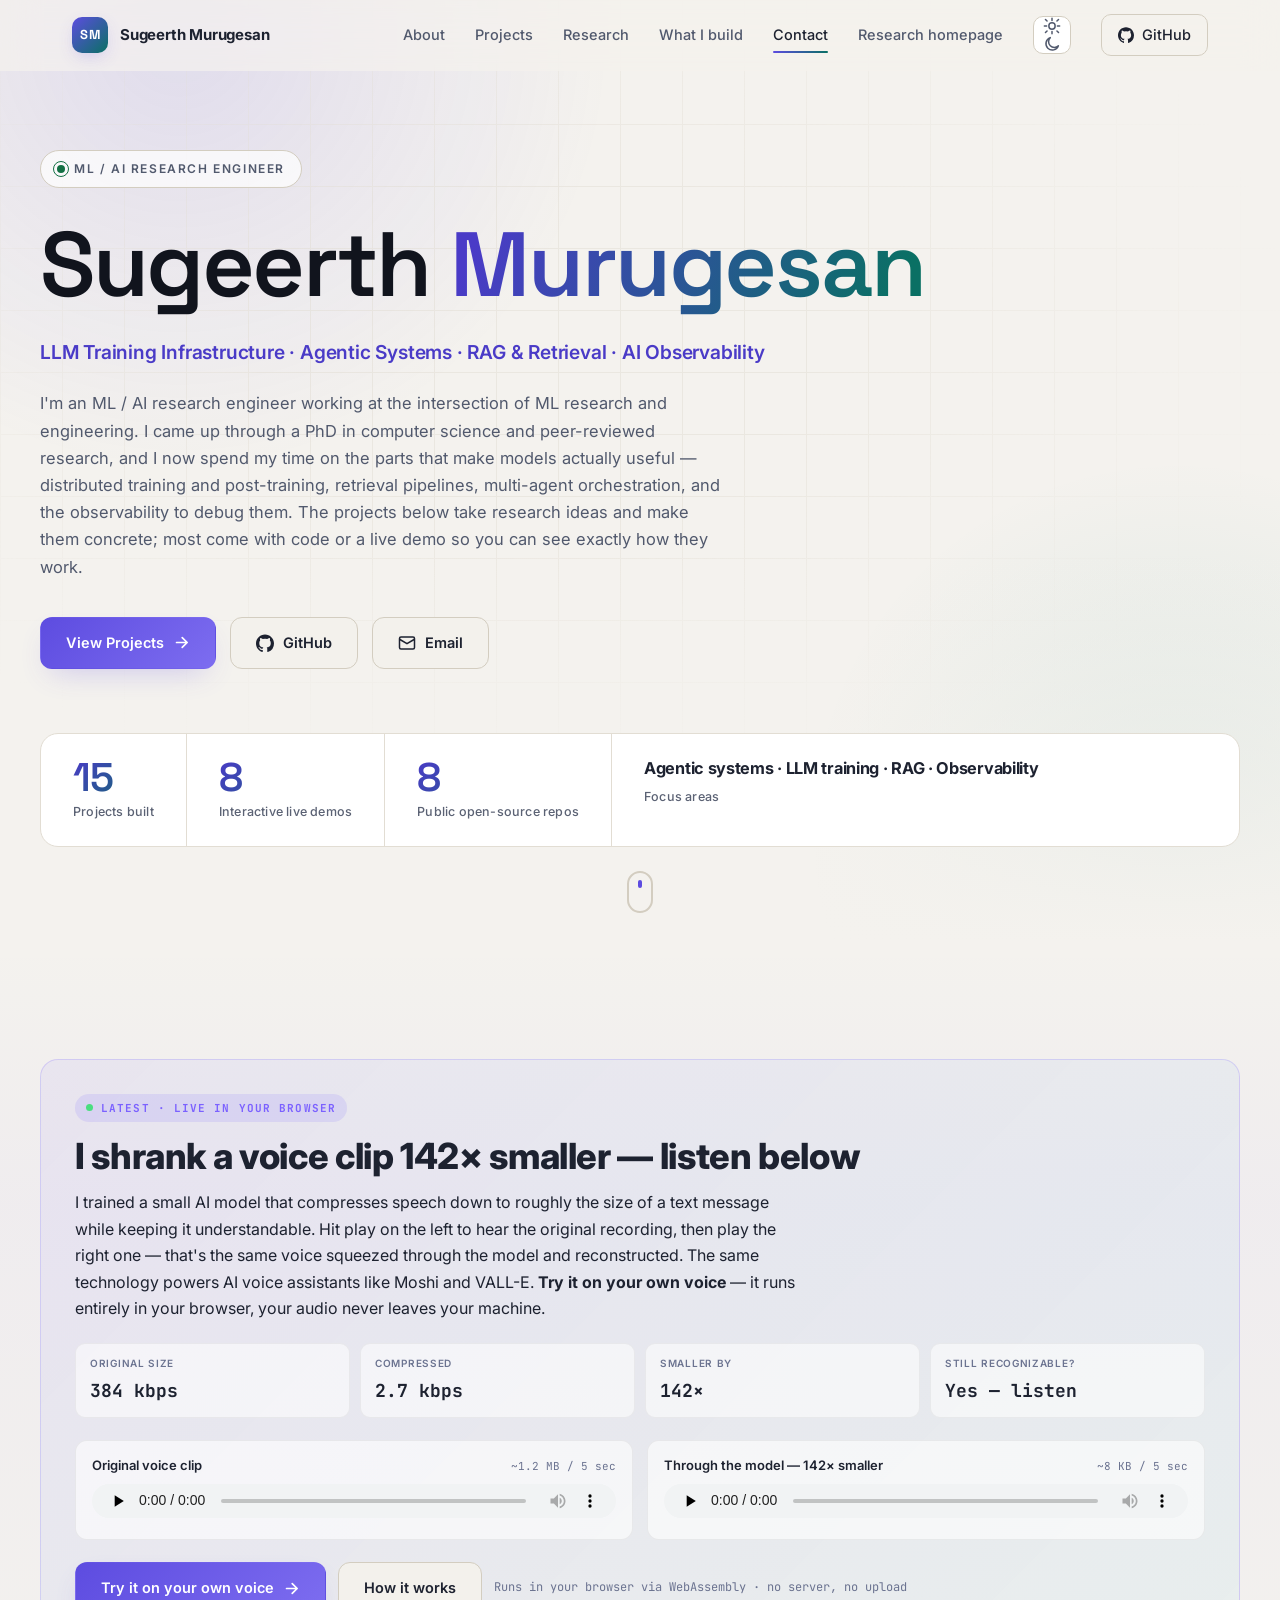
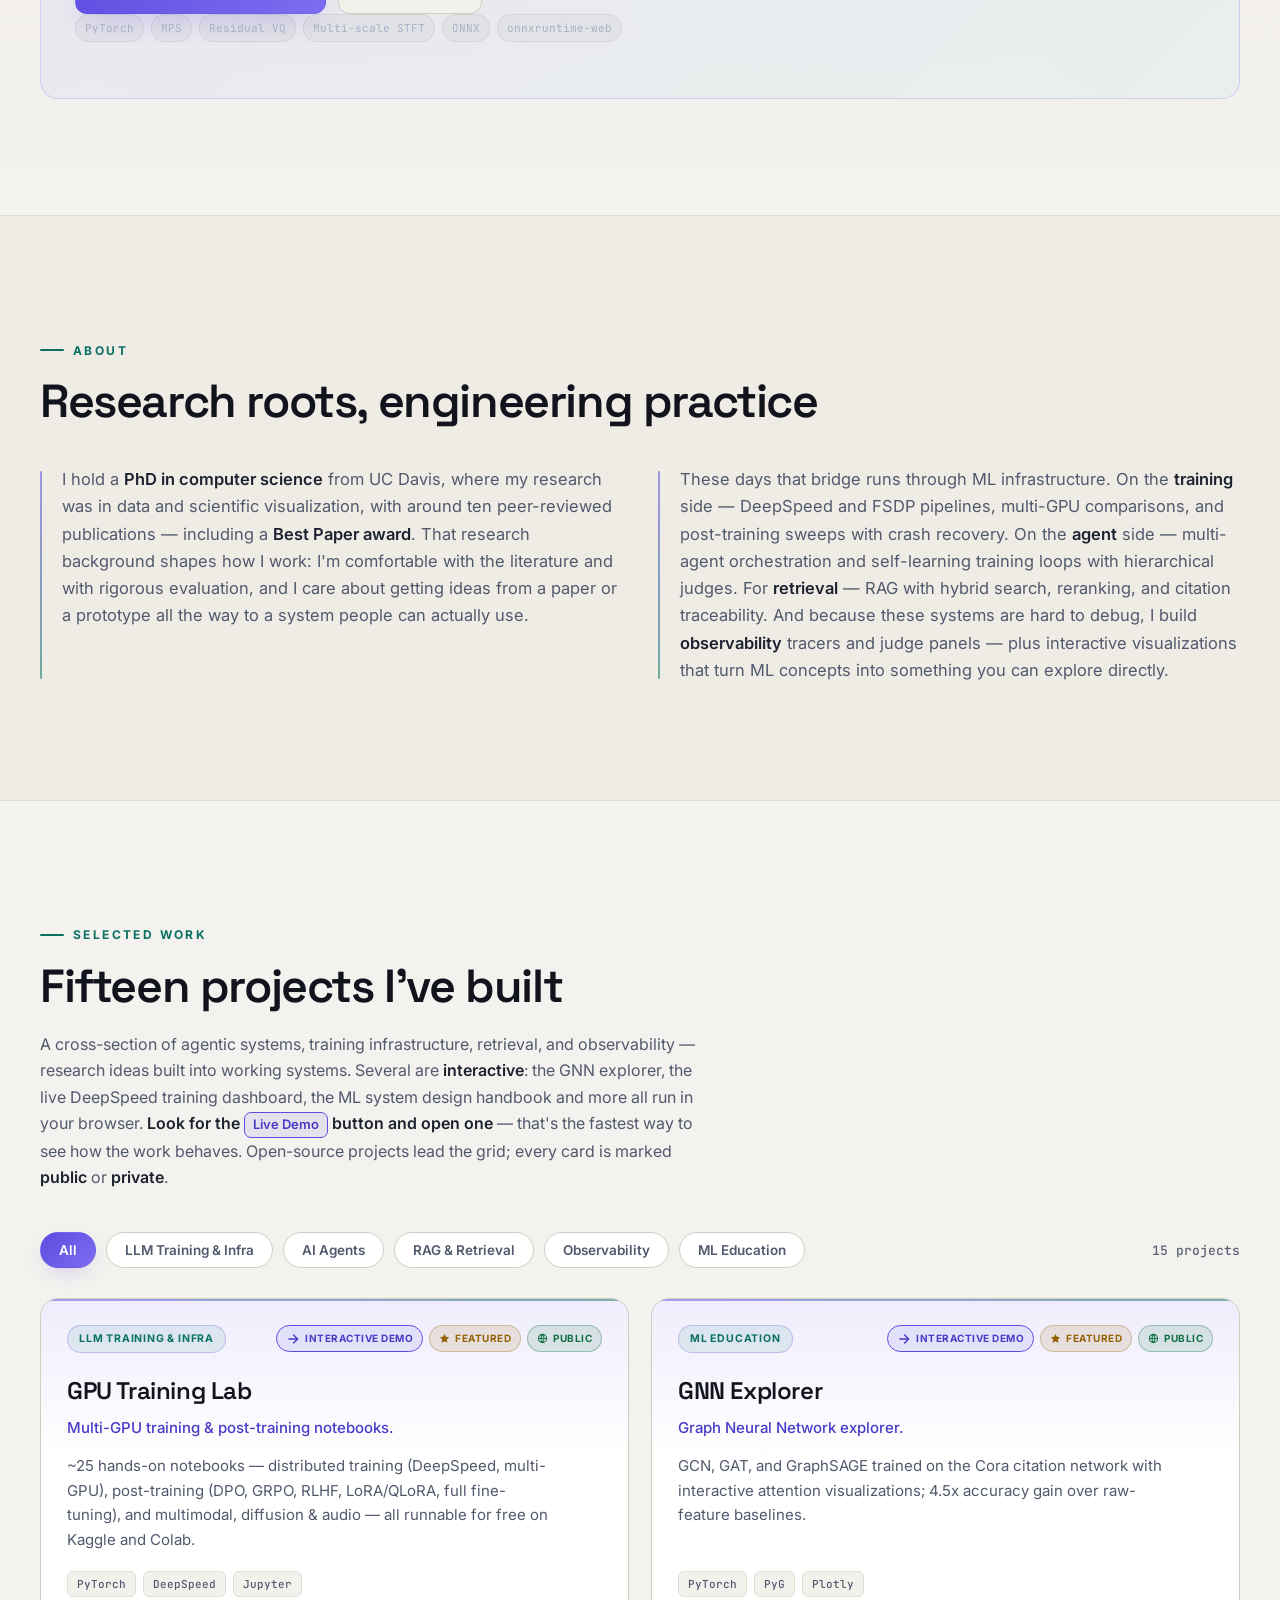
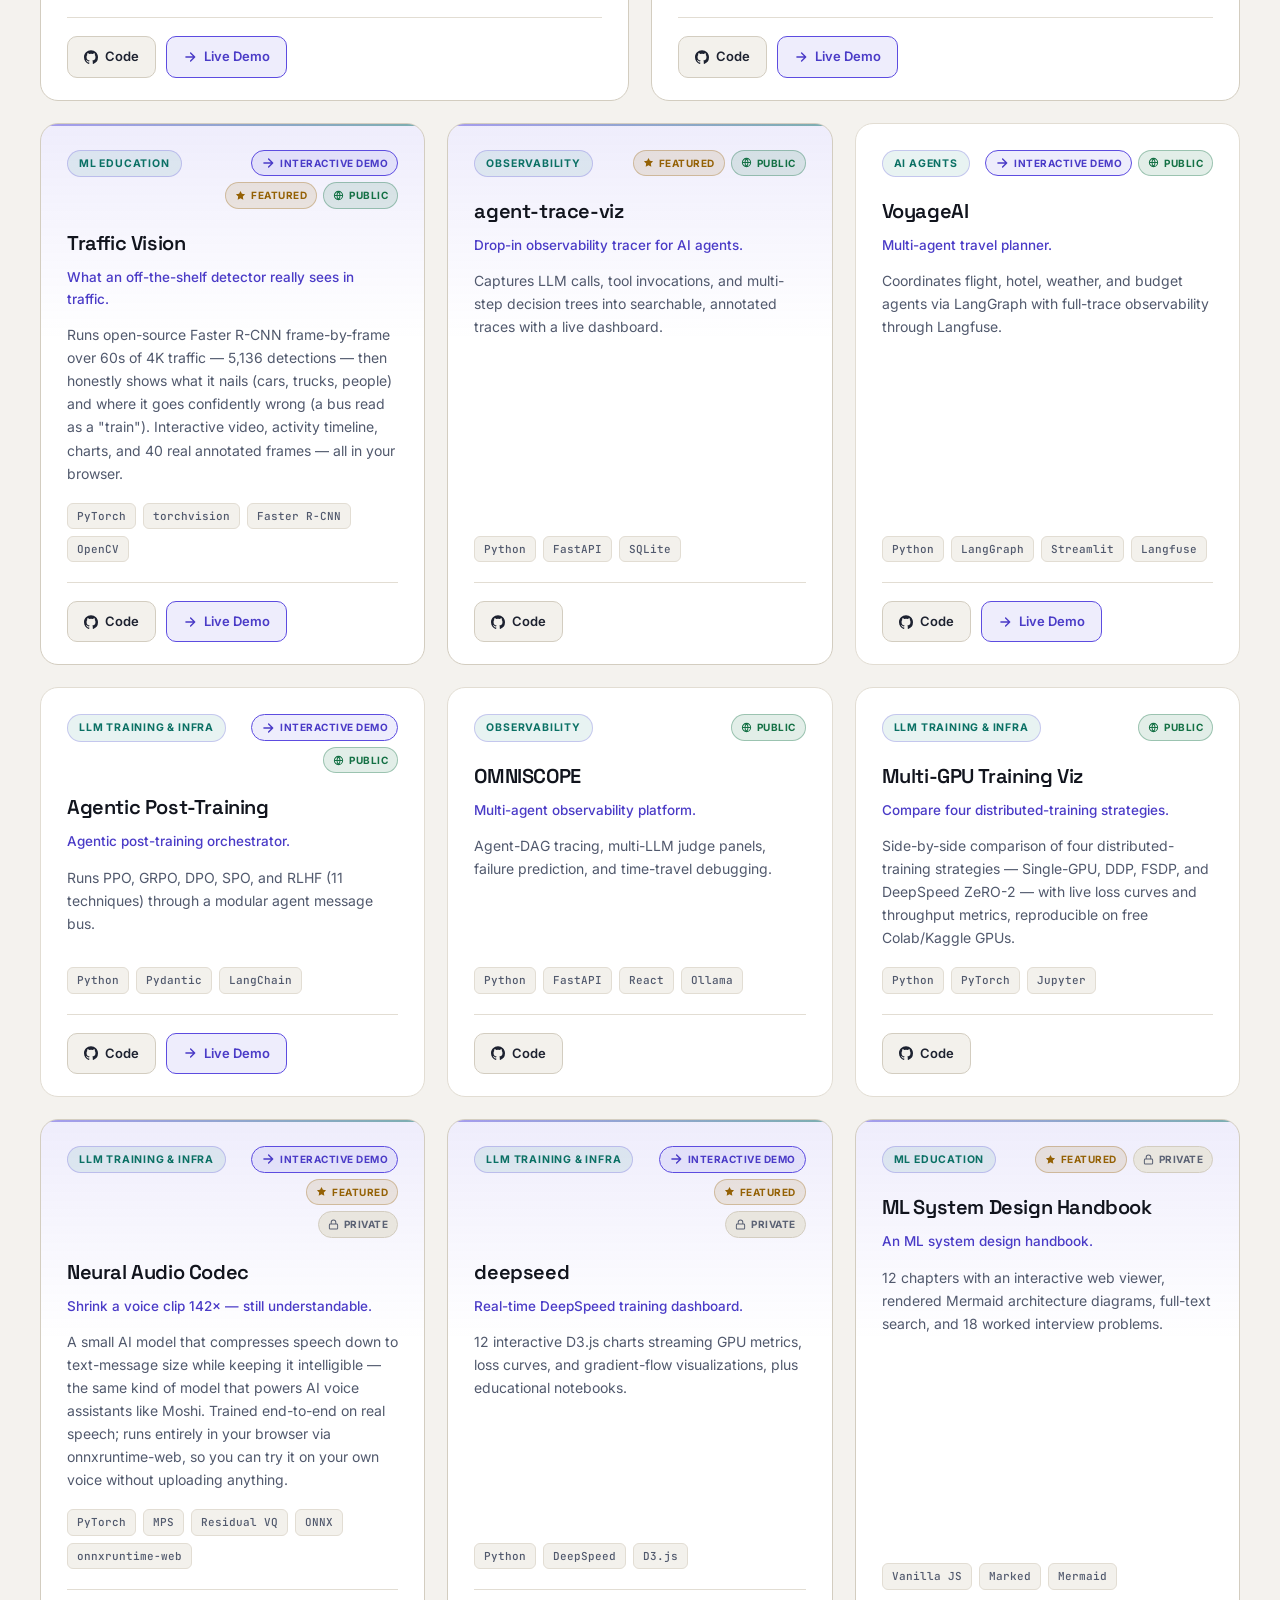
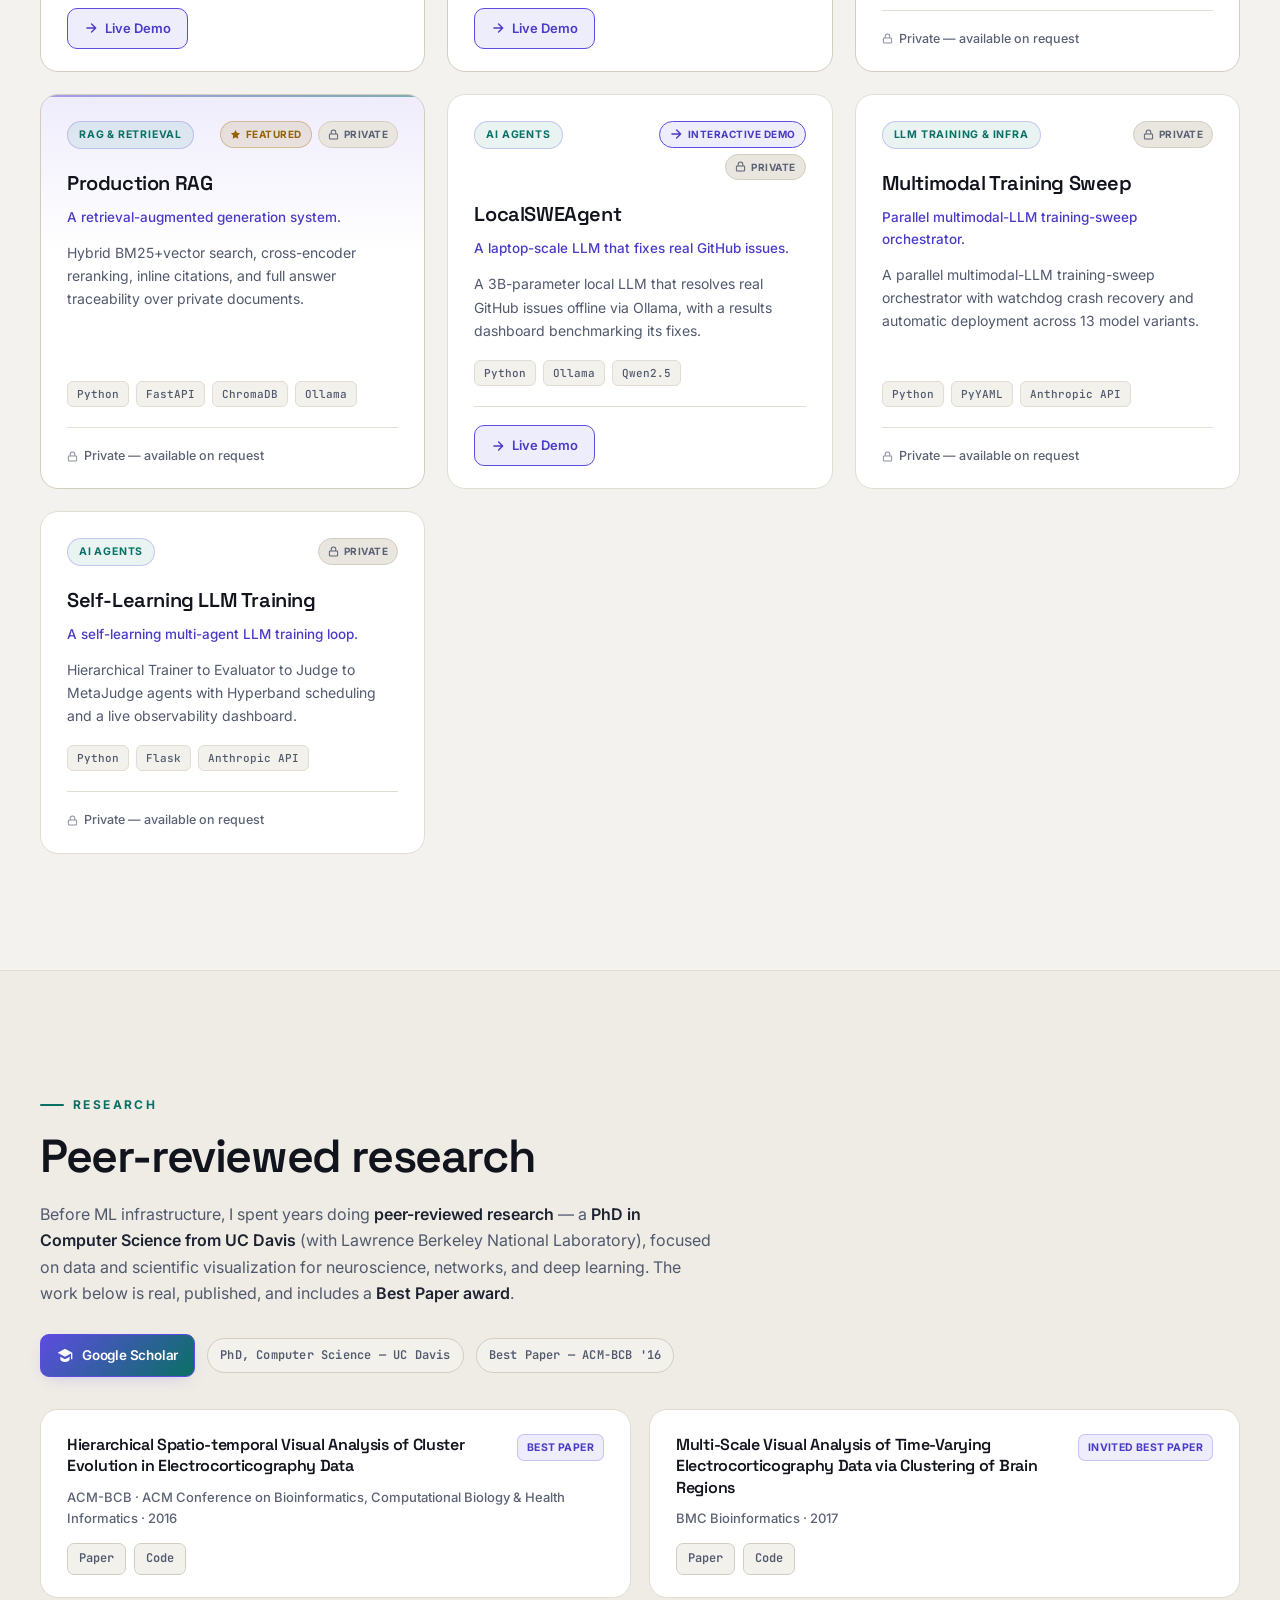
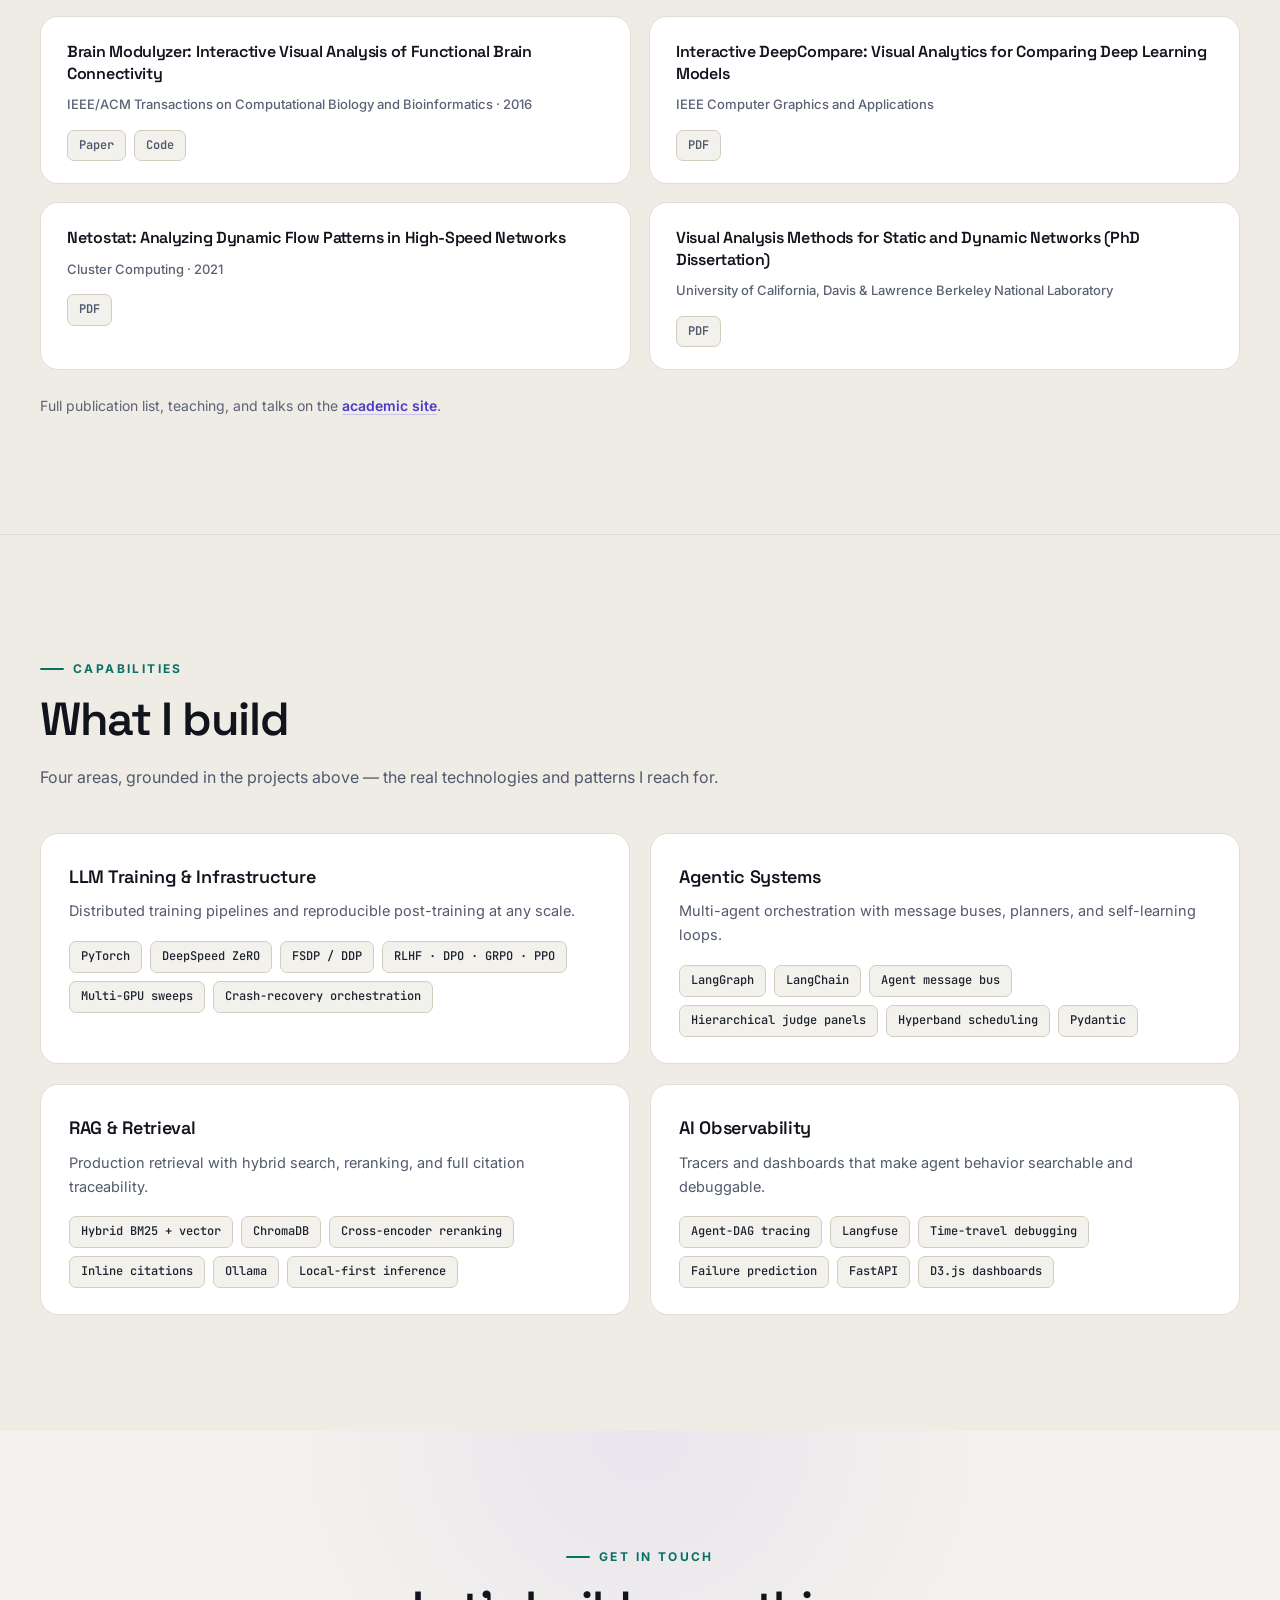
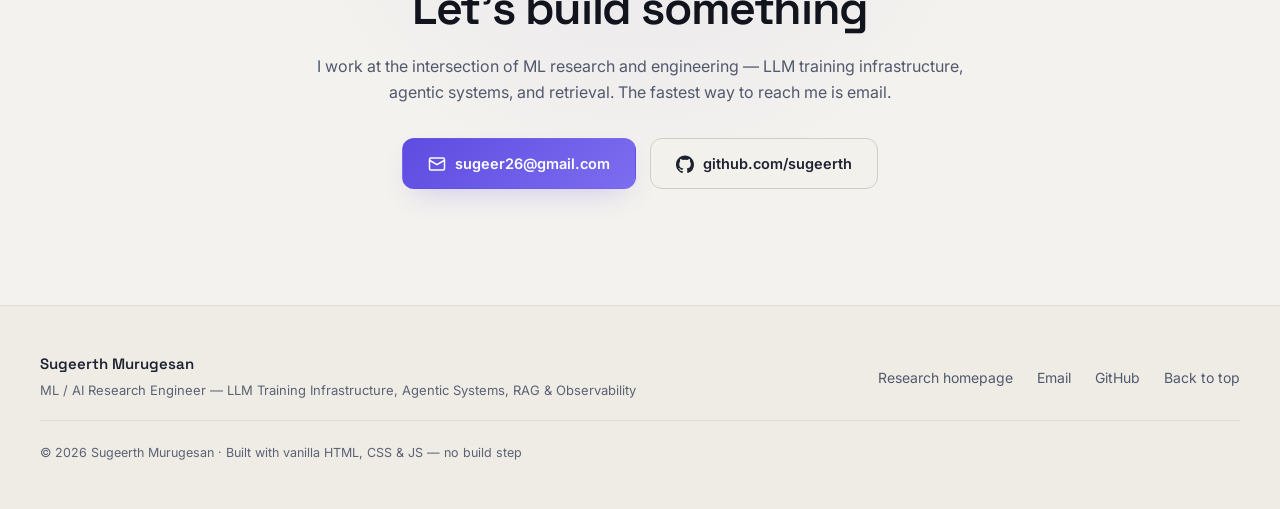
<file: index.html>
<!DOCTYPE html>
<html lang="en">
<head>
<meta charset="UTF-8" />
<meta name="viewport" content="width=device-width, initial-scale=1.0" />
<title>Sugeerth Murugesan — ML / AI Research Engineer</title>
<meta name="description" content="Sugeerth Murugesan — ML / AI Research Engineer (PhD, UC Davis) turning research-grade ideas into production systems: LLM training infrastructure, agentic systems, RAG pipelines, and AI observability tooling." />
<meta name="author" content="Sugeerth Murugesan" />
<meta name="theme-color" content="#f4f2ee" id="themeColorMeta" />
<meta property="og:title" content="Sugeerth Murugesan — ML / AI Research Engineer" />
<meta property="og:description" content="ML / AI Research Engineer bridging research and engineering — LLM training infrastructure, agentic systems, RAG & retrieval, and AI observability tooling." />
<meta property="og:type" content="website" />
<meta property="og:url" content="https://sugeerth.github.io/portfolio/" />
<meta name="twitter:card" content="summary_large_image" />
<link rel="icon" href="assets/favicon.svg" type="image/svg+xml" />
<link rel="preconnect" href="https://fonts.googleapis.com" />
<link rel="preconnect" href="https://fonts.gstatic.com" crossorigin />
<link href="https://fonts.googleapis.com/css2?family=Inter:wght@300;400;500;600;700;800;900&family=Space+Grotesk:wght@500;600;700&family=JetBrains+Mono:wght@400;500&display=swap" rel="stylesheet" />
<link rel="stylesheet" href="css/styles.css" />

<!-- Theme: apply saved (or default-light) theme before paint to avoid flash -->
<script>
  (function () {
    try {
      var saved = localStorage.getItem('theme');
      var theme = (saved === 'light' || saved === 'dark') ? saved : 'light';
      document.documentElement.setAttribute('data-theme', theme);
    } catch (e) {
      document.documentElement.setAttribute('data-theme', 'light');
    }
  })();
</script>

<!-- Google Analytics (GA4) -->
<script async src="https://www.googletagmanager.com/gtag/js?id=G-DW71D9EDR6"></script>
<script>
  window.dataLayer = window.dataLayer || [];
  function gtag(){dataLayer.push(arguments);}
  gtag('js', new Date());
  gtag('config', 'G-DW71D9EDR6');
</script>

<!-- Heap Analytics -->
<script type="text/javascript">
  window.heapReadyCb=window.heapReadyCb||[],window.heap=window.heap||[],heap.load=function(e,t){window.heap.envId=e,window.heap.clientConfig=t=t||{},window.heap.clientConfig.shouldFetchServerConfig=!1;var a=document.createElement("script");a.type="text/javascript",a.async=!0,a.src="https://cdn.us.heap-api.com/config/"+e+"/heap_config.js";var r=document.getElementsByTagName("script")[0];r.parentNode.insertBefore(a,r);var n=["init","startTracking","stopTracking","track","resetIdentity","identify","getSessionId","getUserId","getIdentity","addUserProperties","addEventProperties","removeEventProperty","clearEventProperties","addAccountProperties","addAdapter","addTransformer","addTransformerFn","onReady","addPageviewProperties","removePageviewProperty","clearPageviewProperties","trackPageview"],i=function(e){return function(){var t=Array.prototype.slice.call(arguments,0);window.heapReadyCb.push({name:e,fn:function(){heap[e]&&heap[e].apply(heap,t)}})}};for(var p=0;p<n.length;p++)heap[n[p]]=i(n[p])};
  heap.load("1914331683");
</script>
</head>
<body>

<a href="#projects" class="skip-link">Skip to projects</a>

<!-- ===== Sticky Nav ===== -->
<nav class="nav" id="nav">
  <div class="nav-inner">
    <a href="#top" class="nav-brand" aria-label="Sugeerth Murugesan — home">
      <span class="nav-logo">SM</span>
      <span class="nav-name">Sugeerth Murugesan</span>
    </a>
    <button class="nav-toggle" id="navToggle" aria-label="Toggle navigation menu" aria-expanded="false">
      <span></span><span></span><span></span>
    </button>
    <div class="nav-links" id="navLinks">
      <a href="#about">About</a>
      <a href="#projects">Projects</a>
      <a href="#research">Research</a>
      <a href="#expertise">What I build</a>
      <a href="#contact">Contact</a>
      <a href="https://sugeerth.github.io/" target="_blank" rel="noopener">Research homepage</a>
      <button class="theme-toggle" id="themeToggle" type="button" aria-label="Switch to dark theme" title="Switch theme">
        <svg class="theme-icon-sun" viewBox="0 0 24 24" width="18" height="18" fill="none" stroke="currentColor" stroke-width="2" stroke-linecap="round" stroke-linejoin="round" aria-hidden="true"><circle cx="12" cy="12" r="4.2"/><path d="M12 1.8v3M12 19.2v3M3.3 3.3l2.1 2.1M18.6 18.6l2.1 2.1M1.8 12h3M19.2 12h3M3.3 20.7l2.1-2.1M18.6 5.4l2.1-2.1"/></svg>
        <svg class="theme-icon-moon" viewBox="0 0 24 24" width="18" height="18" fill="none" stroke="currentColor" stroke-width="2" stroke-linecap="round" stroke-linejoin="round" aria-hidden="true"><path d="M20.5 14.3A8.5 8.5 0 1 1 9.7 3.5a6.6 6.6 0 0 0 10.8 10.8Z"/></svg>
      </button>
      <a href="https://github.com/sugeerth" target="_blank" rel="noopener" class="nav-cta">
        <svg viewBox="0 0 24 24" width="16" height="16" fill="currentColor" aria-hidden="true"><path d="M12 .5C5.37.5 0 5.87 0 12.5c0 5.3 3.44 9.8 8.21 11.39.6.11.82-.26.82-.58v-2.03c-3.34.73-4.04-1.61-4.04-1.61-.55-1.39-1.34-1.76-1.34-1.76-1.09-.75.08-.73.08-.73 1.21.09 1.84 1.24 1.84 1.24 1.07 1.84 2.81 1.31 3.5 1 .11-.78.42-1.31.76-1.61-2.67-.3-5.47-1.34-5.47-5.96 0-1.32.47-2.39 1.24-3.23-.13-.3-.54-1.53.12-3.18 0 0 1.01-.32 3.3 1.23a11.5 11.5 0 0 1 6.01 0c2.29-1.55 3.3-1.23 3.3-1.23.66 1.65.25 2.88.12 3.18.77.84 1.24 1.91 1.24 3.23 0 4.63-2.81 5.65-5.49 5.95.43.37.82 1.1.82 2.22v3.29c0 .32.22.7.83.58A12.01 12.01 0 0 0 24 12.5C24 5.87 18.63.5 12 .5Z"/></svg>
        GitHub
      </a>
    </div>
  </div>
</nav>

<!-- ===== Hero ===== -->
<header class="hero" id="top">
  <div class="hero-bg" aria-hidden="true"></div>
  <div class="hero-inner">
    <div class="reveal">
      <p class="hero-eyebrow"><span class="ping"></span> ML / AI Research Engineer</p>
      <h1 class="hero-title">
        Sugeerth <span class="grad">Murugesan</span>
      </h1>
      <p class="hero-subtitle">
        LLM Training Infrastructure &middot; Agentic Systems &middot; RAG &amp; Retrieval &middot; AI Observability
      </p>
      <p class="hero-bio">
        I'm an ML / AI research engineer working at the
        intersection of ML research and engineering. I came up through a PhD in computer science and
        peer-reviewed research, and I now spend my time on the parts that make models actually useful —
        distributed training and post-training, retrieval pipelines, multi-agent orchestration, and the
        observability to debug them. The projects below take research ideas and make them concrete;
        most come with code or a live demo so you can see exactly how they work.
      </p>
      <div class="hero-actions">
        <a href="#projects" class="btn btn-primary">
          View Projects
          <svg viewBox="0 0 24 24" width="17" height="17" fill="none" stroke="currentColor" stroke-width="2.4" stroke-linecap="round" stroke-linejoin="round" aria-hidden="true"><path d="M5 12h14M13 5l7 7-7 7"/></svg>
        </a>
        <a href="https://github.com/sugeerth" target="_blank" rel="noopener" class="btn btn-ghost">
          <svg viewBox="0 0 24 24" width="18" height="18" fill="currentColor" aria-hidden="true"><path d="M12 .5C5.37.5 0 5.87 0 12.5c0 5.3 3.44 9.8 8.21 11.39.6.11.82-.26.82-.58v-2.03c-3.34.73-4.04-1.61-4.04-1.61-.55-1.39-1.34-1.76-1.34-1.76-1.09-.75.08-.73.08-.73 1.21.09 1.84 1.24 1.84 1.24 1.07 1.84 2.81 1.31 3.5 1 .11-.78.42-1.31.76-1.61-2.67-.3-5.47-1.34-5.47-5.96 0-1.32.47-2.39 1.24-3.23-.13-.3-.54-1.53.12-3.18 0 0 1.01-.32 3.3 1.23a11.5 11.5 0 0 1 6.01 0c2.29-1.55 3.3-1.23 3.3-1.23.66 1.65.25 2.88.12 3.18.77.84 1.24 1.91 1.24 3.23 0 4.63-2.81 5.65-5.49 5.95.43.37.82 1.1.82 2.22v3.29c0 .32.22.7.83.58A12.01 12.01 0 0 0 24 12.5C24 5.87 18.63.5 12 .5Z"/></svg>
          GitHub
        </a>
        <a href="mailto:sugeer26@gmail.com" class="btn btn-ghost">
          <svg viewBox="0 0 24 24" width="18" height="18" fill="none" stroke="currentColor" stroke-width="2" aria-hidden="true"><rect x="2" y="4" width="20" height="16" rx="2"/><path d="m2 7 10 6 10-6"/></svg>
          Email
        </a>
      </div>
    </div>

    <div class="hero-stats reveal">
      <div class="stat">
        <span class="stat-num" data-count="15">15</span>
        <span class="stat-label">Projects built</span>
      </div>
      <div class="stat">
        <span class="stat-num" data-count="8">8</span>
        <span class="stat-label">Interactive live demos</span>
      </div>
      <div class="stat">
        <span class="stat-num" data-count="8">8</span>
        <span class="stat-label">Public open-source repos</span>
      </div>
      <div class="stat stat-wide">
        <span class="stat-text">Agentic systems · LLM training · RAG · Observability</span>
        <span class="stat-label">Focus areas</span>
      </div>
    </div>
  </div>
  <a href="#featured" class="scroll-cue" aria-label="Scroll down"><span></span></a>
</header>

<!-- ===== Featured: Neural Audio Codec ===== -->
<section class="section featured-codec" id="featured">
  <style>
    .featured-codec {
      background: linear-gradient(180deg, transparent, rgba(123, 97, 255, 0.04) 30%, transparent);
    }
    .featured-codec .featured-card {
      background: linear-gradient(135deg, rgba(123,97,255,0.07), rgba(0,212,255,0.04));
      border: 1px solid rgba(123, 97, 255, 0.22);
      border-radius: 18px;
      padding: 32px 34px;
      position: relative;
      overflow: hidden;
    }
    [data-theme="dark"] .featured-codec .featured-card {
      background: linear-gradient(135deg, rgba(123,97,255,0.12), rgba(0,212,255,0.05));
      border-color: rgba(123, 97, 255, 0.32);
    }
    .featured-codec .featured-eyebrow {
      display: inline-flex; align-items: center; gap: 8px;
      background: rgba(123, 97, 255, 0.14);
      color: #7b61ff;
      font-weight: 700; font-size: 11px; letter-spacing: 0.1em; text-transform: uppercase;
      padding: 5px 11px; border-radius: 999px;
      font-family: 'JetBrains Mono', monospace;
    }
    .featured-codec .featured-eyebrow .pulse {
      width: 7px; height: 7px; border-radius: 50%; background: #4ade80;
      box-shadow: 0 0 0 0 rgba(74, 222, 128, 0.5);
      animation: feat-pulse 2s infinite;
    }
    @keyframes feat-pulse {
      0% { box-shadow: 0 0 0 0 rgba(74, 222, 128, 0.5); }
      70% { box-shadow: 0 0 0 8px rgba(74, 222, 128, 0); }
      100% { box-shadow: 0 0 0 0 rgba(74, 222, 128, 0); }
    }
    .featured-codec h2 {
      font-size: clamp(26px, 3vw, 36px);
      line-height: 1.15; margin: 14px 0 12px;
      font-weight: 800; letter-spacing: -0.01em;
    }
    .featured-codec .featured-lead {
      max-width: 720px; line-height: 1.65; margin: 0 0 22px;
    }
    .featured-codec .featured-tags {
      display: flex; flex-wrap: wrap; gap: 7px; margin-bottom: 24px;
    }
    .featured-codec .featured-tags span {
      background: rgba(255,255,255,0.04);
      border: 1px solid rgba(255,255,255,0.08);
      color: var(--text-2, #aab0c5);
      font-size: 11px; padding: 4px 9px; border-radius: 999px;
      font-family: 'JetBrains Mono', monospace;
    }
    [data-theme="light"] .featured-codec .featured-tags span {
      background: rgba(0,0,0,0.03); border-color: rgba(0,0,0,0.06);
    }
    .featured-codec .featured-ab {
      display: grid; grid-template-columns: 1fr 1fr; gap: 14px; margin-bottom: 22px;
    }
    @media (max-width: 720px) { .featured-codec .featured-ab { grid-template-columns: 1fr; } }
    .featured-codec .ab {
      background: rgba(10, 14, 28, 0.5);
      border: 1px solid rgba(255,255,255,0.06);
      border-radius: 12px; padding: 14px 16px;
    }
    [data-theme="light"] .featured-codec .ab {
      background: rgba(255,255,255,0.6); border-color: rgba(0,0,0,0.06);
    }
    .featured-codec .ab-title {
      display: flex; justify-content: space-between; align-items: baseline; margin-bottom: 8px;
    }
    .featured-codec .ab-title strong { font-size: 13px; font-weight: 600; }
    .featured-codec .ab-title .kbps {
      font-family: 'JetBrains Mono', monospace; font-size: 11px; color: var(--text-3, #6b7390);
    }
    .featured-codec audio { width: 100%; height: 34px; }
    .featured-codec .featured-actions {
      display: flex; gap: 12px; flex-wrap: wrap; align-items: center;
    }
    .featured-codec .featured-actions .live-note {
      font-size: 12px; color: var(--text-3, #6b7390);
      font-family: 'JetBrains Mono', monospace;
    }
    .featured-codec .featured-metrics {
      display: grid; grid-template-columns: repeat(auto-fit, minmax(140px, 1fr));
      gap: 10px; margin-bottom: 22px;
    }
    .featured-codec .metric {
      background: rgba(10, 14, 28, 0.4);
      border: 1px solid rgba(255,255,255,0.06);
      border-radius: 10px; padding: 11px 14px;
    }
    [data-theme="light"] .featured-codec .metric {
      background: rgba(255,255,255,0.55); border-color: rgba(0,0,0,0.05);
    }
    .featured-codec .metric .lbl {
      color: var(--text-3, #6b7390); font-size: 10px; font-weight: 600;
      text-transform: uppercase; letter-spacing: 0.07em;
    }
    .featured-codec .metric .val {
      font-family: 'JetBrains Mono', monospace; font-size: 18px; font-weight: 700;
      margin-top: 4px; color: var(--text, #e8e8ee);
    }
    [data-theme="light"] .featured-codec .metric .val { color: var(--text, #11162a); }
  </style>

  <div class="section-inner reveal">
    <div class="featured-card">
      <span class="featured-eyebrow"><span class="pulse"></span> Latest · live in your browser</span>
      <h2>I shrank a voice clip <span class="grad">142× smaller</span> — listen below</h2>
      <p class="featured-lead">
        I trained a small AI model that compresses speech down to roughly the size of a text message
        while keeping it understandable. Hit play on the left to hear the original recording, then
        play the right one — that's the same voice squeezed through the model and reconstructed.
        The same technology powers AI voice assistants like Moshi and VALL-E. <strong>Try it on
        your own voice</strong> — it runs entirely in your browser, your audio never leaves your
        machine.
      </p>

      <div class="featured-metrics">
        <div class="metric"><div class="lbl">Original size</div><div class="val">384 kbps</div></div>
        <div class="metric"><div class="lbl">Compressed</div><div class="val">2.7 kbps</div></div>
        <div class="metric"><div class="lbl">Smaller by</div><div class="val">142×</div></div>
        <div class="metric"><div class="lbl">Still recognizable?</div><div class="val">Yes — listen</div></div>
      </div>

      <div class="featured-ab">
        <div class="ab">
          <div class="ab-title"><strong>Original voice clip</strong> <span class="kbps">~1.2 MB / 5 sec</span></div>
          <audio controls preload="none" src="demos/audio-codec/assets/sample_0_original.wav"></audio>
        </div>
        <div class="ab">
          <div class="ab-title"><strong>Through the model — 142× smaller</strong> <span class="kbps">~8 KB / 5 sec</span></div>
          <audio controls preload="none" src="demos/audio-codec/assets/sample_0_recon_q4.wav"></audio>
        </div>
      </div>

      <div class="featured-actions">
        <a href="demos/audio-codec/" class="btn btn-primary">
          Try it on your own voice
          <svg viewBox="0 0 24 24" width="17" height="17" fill="none" stroke="currentColor" stroke-width="2.4" stroke-linecap="round" stroke-linejoin="round" aria-hidden="true"><path d="M5 12h14M13 5l7 7-7 7"/></svg>
        </a>
        <a href="demos/audio-codec/#how" class="btn btn-ghost">How it works</a>
        <span class="live-note">Runs in your browser via WebAssembly · no server, no upload</span>
      </div>

      <div class="featured-tags">
        <span>PyTorch</span><span>MPS</span><span>Residual VQ</span>
        <span>Multi-scale STFT</span><span>ONNX</span><span>onnxruntime-web</span>
      </div>
    </div>
  </div>
</section>

<!-- ===== About ===== -->
<section class="section about" id="about">
  <div class="section-inner reveal">
    <p class="section-eyebrow">About</p>
    <h2 class="section-title">Research roots, engineering practice</h2>
    <div class="about-grid">
      <p class="about-text">
        I hold a <strong>PhD in computer science</strong> from UC&nbsp;Davis, where my research was in
        data and scientific visualization, with around ten peer-reviewed publications — including a
        <strong>Best Paper award</strong>. That research background shapes how I work: I'm comfortable
        with the literature and with rigorous evaluation, and I care about getting ideas from a paper
        or a prototype all the way to a system people can actually use.
      </p>
      <p class="about-text">
        These days that bridge runs through ML infrastructure. On the <strong>training</strong> side —
        DeepSpeed and FSDP pipelines, multi-GPU comparisons, and post-training sweeps with crash
        recovery. On the <strong>agent</strong> side — multi-agent orchestration and self-learning
        training loops with hierarchical judges. For <strong>retrieval</strong> — RAG with hybrid
        search, reranking, and citation traceability. And because these systems are hard to debug, I
        build <strong>observability</strong> tracers and judge panels — plus interactive visualizations
        that turn ML concepts into something you can explore directly.
      </p>
    </div>
  </div>
</section>

<!-- ===== Projects ===== -->
<section class="section projects" id="projects">
  <div class="section-inner">
    <div class="reveal">
      <p class="section-eyebrow">Selected Work</p>
      <h2 class="section-title">Fifteen projects I've built</h2>
      <p class="section-lead">
        A cross-section of agentic systems, training infrastructure, retrieval, and observability —
        research ideas built into working systems. Several are <strong>interactive</strong>:
        the GNN explorer, the live DeepSpeed training dashboard, the ML system design handbook and more
        all run in your browser. <strong>Look for the <span class="lead-demo">Live Demo</span> button
        and open one</strong> — that's the fastest way to see how the work behaves.
        Open-source projects lead the grid; every card is marked <strong>public</strong> or <strong>private</strong>.
      </p>
    </div>

    <div class="filters-row reveal">
      <div class="filters" id="filters" role="tablist" aria-label="Filter projects by category">
        <button class="pill active" data-filter="all" role="tab" aria-selected="true">All</button>
        <button class="pill" data-filter="LLM Training &amp; Infra" role="tab" aria-selected="false">LLM Training &amp; Infra</button>
        <button class="pill" data-filter="AI Agents" role="tab" aria-selected="false">AI Agents</button>
        <button class="pill" data-filter="RAG &amp; Retrieval" role="tab" aria-selected="false">RAG &amp; Retrieval</button>
        <button class="pill" data-filter="Observability" role="tab" aria-selected="false">Observability</button>
        <button class="pill" data-filter="ML Education" role="tab" aria-selected="false">ML Education</button>
      </div>
      <span class="filter-count" id="filterCount" aria-live="polite">15 projects</span>
    </div>

    <div class="grid" id="projectGrid"><!-- cards injected by js/main.js --></div>
  </div>
</section>

<!-- ===== Research ===== -->
<section class="section research" id="research">
  <div class="section-inner">
    <div class="reveal">
      <p class="section-eyebrow">Research</p>
      <h2 class="section-title">Peer-reviewed research</h2>
      <p class="section-lead">
        Before ML infrastructure, I spent years doing <strong>peer-reviewed research</strong> — a
        <strong>PhD in Computer Science from UC&nbsp;Davis</strong> (with Lawrence Berkeley National
        Laboratory), focused on data and scientific visualization for neuroscience, networks, and deep
        learning. The work below is real, published, and includes a <strong>Best Paper award</strong>.
      </p>
    </div>

    <div class="research-meta reveal">
      <a class="research-link" href="https://scholar.google.com/citations?user=Ki9alDwAAAAJ&amp;hl=en" target="_blank" rel="noopener">
        <svg viewBox="0 0 24 24" width="16" height="16" fill="currentColor" aria-hidden="true"><path d="M12 1 1 7l11 6 9-4.9V17h2V7L12 1zM5 13.2v3.8c0 2.2 3.1 4 7 4s7-1.8 7-4v-3.8l-7 3.8-7-3.8z"/></svg>
        Google Scholar
      </a>
      <span class="research-tag">PhD, Computer Science — UC Davis</span>
      <span class="research-tag">Best Paper — ACM-BCB '16</span>
    </div>

    <div class="research-list reveal">
      <article class="pub-item">
        <div class="pub-head">
          <h3 class="pub-title">
            <a href="https://dl.acm.org/doi/10.1145/2975167.2985688" target="_blank" rel="noopener">Hierarchical Spatio-temporal Visual Analysis of Cluster Evolution in Electrocorticography Data</a>
          </h3>
          <span class="pub-badge">Best Paper</span>
        </div>
        <p class="pub-venue">ACM-BCB &middot; ACM Conference on Bioinformatics, Computational Biology &amp; Health Informatics &middot; 2016</p>
        <div class="pub-links">
          <a href="https://dl.acm.org/doi/10.1145/2975167.2985688" target="_blank" rel="noopener">Paper</a>
          <a href="https://github.com/sugeerth/ECoG-ClusterFlow/" target="_blank" rel="noopener">Code</a>
        </div>
      </article>

      <article class="pub-item">
        <div class="pub-head">
          <h3 class="pub-title">
            <a href="https://rdcu.be/tiG9" target="_blank" rel="noopener">Multi-Scale Visual Analysis of Time-Varying Electrocorticography Data via Clustering of Brain Regions</a>
          </h3>
          <span class="pub-badge">Invited Best Paper</span>
        </div>
        <p class="pub-venue">BMC Bioinformatics &middot; 2017</p>
        <div class="pub-links">
          <a href="https://rdcu.be/tiG9" target="_blank" rel="noopener">Paper</a>
          <a href="https://github.com/sugeerth/ECoG-ClusterFlow/" target="_blank" rel="noopener">Code</a>
        </div>
      </article>

      <article class="pub-item">
        <div class="pub-head">
          <h3 class="pub-title">
            <a href="https://ieeexplore.ieee.org/document/7466855/" target="_blank" rel="noopener">Brain Modulyzer: Interactive Visual Analysis of Functional Brain Connectivity</a>
          </h3>
        </div>
        <p class="pub-venue">IEEE/ACM Transactions on Computational Biology and Bioinformatics &middot; 2016</p>
        <div class="pub-links">
          <a href="https://ieeexplore.ieee.org/document/7466855/" target="_blank" rel="noopener">Paper</a>
          <a href="https://github.com/sugeerth/BrainModulyzer" target="_blank" rel="noopener">Code</a>
        </div>
      </article>

      <article class="pub-item">
        <div class="pub-head">
          <h3 class="pub-title">
            <a href="https://sugeerth.github.io/Papers/deepcompare.pdf" target="_blank" rel="noopener">Interactive DeepCompare: Visual Analytics for Comparing Deep Learning Models</a>
          </h3>
        </div>
        <p class="pub-venue">IEEE Computer Graphics and Applications</p>
        <div class="pub-links">
          <a href="https://sugeerth.github.io/Papers/deepcompare.pdf" target="_blank" rel="noopener">PDF</a>
        </div>
      </article>

      <article class="pub-item">
        <div class="pub-head">
          <h3 class="pub-title">
            <a href="https://sugeerth.github.io/Papers/MurugesanKiranHamannWeberClusterComputingPaperRevisionAsSubmitted10162021.pdf" target="_blank" rel="noopener">Netostat: Analyzing Dynamic Flow Patterns in High-Speed Networks</a>
          </h3>
        </div>
        <p class="pub-venue">Cluster Computing &middot; 2021</p>
        <div class="pub-links">
          <a href="https://sugeerth.github.io/Papers/MurugesanKiranHamannWeberClusterComputingPaperRevisionAsSubmitted10162021.pdf" target="_blank" rel="noopener">PDF</a>
        </div>
      </article>

      <article class="pub-item">
        <div class="pub-head">
          <h3 class="pub-title">
            <a href="https://sugeerth.github.io/Papers/output.pdf" target="_blank" rel="noopener">Visual Analysis Methods for Static and Dynamic Networks (PhD Dissertation)</a>
          </h3>
        </div>
        <p class="pub-venue">University of California, Davis &amp; Lawrence Berkeley National Laboratory</p>
        <div class="pub-links">
          <a href="https://sugeerth.github.io/Papers/output.pdf" target="_blank" rel="noopener">PDF</a>
        </div>
      </article>
    </div>

    <p class="research-note reveal">
      Full publication list, teaching, and talks on the
      <a href="https://sugeerth.github.io/" target="_blank" rel="noopener">academic site</a>.
    </p>
  </div>
</section>

<!-- ===== What I build (expertise) ===== -->
<section class="section expertise" id="expertise">
  <div class="section-inner reveal">
    <p class="section-eyebrow">Capabilities</p>
    <h2 class="section-title">What I build</h2>
    <p class="section-lead">
      Four areas, grounded in the projects above — the real technologies and patterns I reach for.
    </p>
    <div class="expertise-grid" id="expertiseGroups"><!-- injected by js/main.js --></div>
  </div>
</section>

<!-- ===== Contact ===== -->
<section class="section contact" id="contact">
  <div class="section-inner reveal">
    <p class="section-eyebrow">Get in touch</p>
    <h2 class="section-title">Let's build something</h2>
    <p class="section-lead">
      I work at the intersection of ML research and engineering — LLM training infrastructure,
      agentic systems, and retrieval. The fastest way to reach me is email.
    </p>
    <div class="contact-actions">
      <a href="mailto:sugeer26@gmail.com" class="btn btn-primary">
        <svg viewBox="0 0 24 24" width="18" height="18" fill="none" stroke="currentColor" stroke-width="2" aria-hidden="true"><rect x="2" y="4" width="20" height="16" rx="2"/><path d="m2 7 10 6 10-6"/></svg>
        sugeer26@gmail.com
      </a>
      <a href="https://github.com/sugeerth" target="_blank" rel="noopener" class="btn btn-ghost">
        <svg viewBox="0 0 24 24" width="18" height="18" fill="currentColor" aria-hidden="true"><path d="M12 .5C5.37.5 0 5.87 0 12.5c0 5.3 3.44 9.8 8.21 11.39.6.11.82-.26.82-.58v-2.03c-3.34.73-4.04-1.61-4.04-1.61-.55-1.39-1.34-1.76-1.34-1.76-1.09-.75.08-.73.08-.73 1.21.09 1.84 1.24 1.84 1.24 1.07 1.84 2.81 1.31 3.5 1 .11-.78.42-1.31.76-1.61-2.67-.3-5.47-1.34-5.47-5.96 0-1.32.47-2.39 1.24-3.23-.13-.3-.54-1.53.12-3.18 0 0 1.01-.32 3.3 1.23a11.5 11.5 0 0 1 6.01 0c2.29-1.55 3.3-1.23 3.3-1.23.66 1.65.25 2.88.12 3.18.77.84 1.24 1.91 1.24 3.23 0 4.63-2.81 5.65-5.49 5.95.43.37.82 1.1.82 2.22v3.29c0 .32.22.7.83.58A12.01 12.01 0 0 0 24 12.5C24 5.87 18.63.5 12 .5Z"/></svg>
        github.com/sugeerth
      </a>
    </div>
  </div>
</section>

<!-- ===== Footer ===== -->
<footer class="footer">
  <div class="footer-inner">
    <div class="footer-brand">
      <span class="footer-name">Sugeerth Murugesan</span>
      <span class="footer-role">ML / AI Research Engineer — LLM Training Infrastructure, Agentic Systems, RAG &amp; Observability</span>
    </div>
    <div class="footer-links">
      <a href="https://sugeerth.github.io/" target="_blank" rel="noopener">Research homepage</a>
      <a href="mailto:sugeer26@gmail.com">Email</a>
      <a href="https://github.com/sugeerth" target="_blank" rel="noopener">GitHub</a>
      <a href="#top">Back to top</a>
    </div>
    <p class="footer-copy">&copy; <span id="year">2026</span> Sugeerth Murugesan &middot; Built with vanilla HTML, CSS &amp; JS — no build step</p>
  </div>
</footer>

<script src="js/main.js"></script>
</body>
</html>
</file>
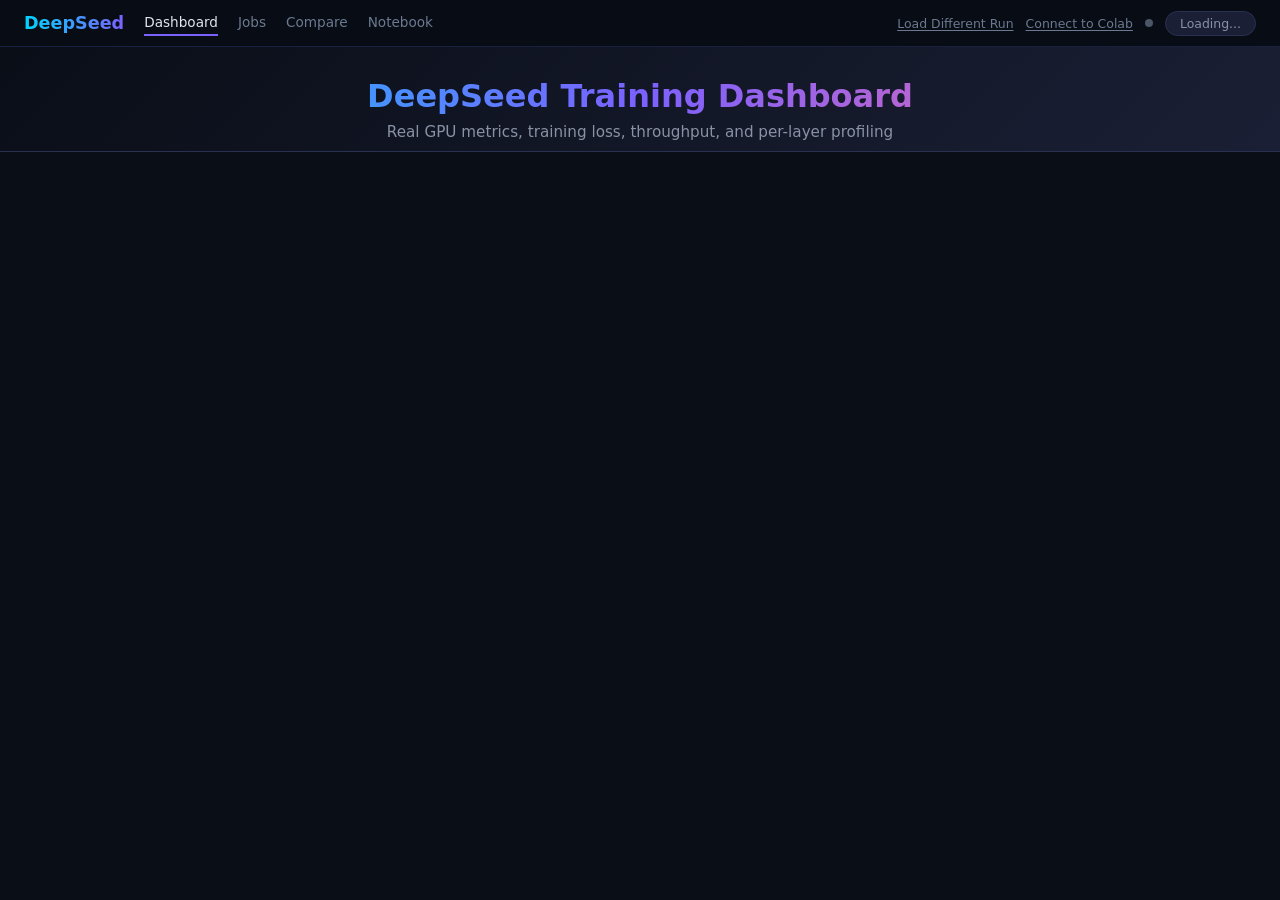
<file: demos/deepseed/index.html>
<!DOCTYPE html>
<html lang="en">
<head>
<meta charset="UTF-8">
<meta name="viewport" content="width=device-width, initial-scale=1.0">
<title>DeepSeed Training Dashboard</title>
<script src="https://d3js.org/d3.v7.min.js"></script>
<style>
  :root {
    --c-bg-deep: #0a0e17;
    --c-bg-panel: #0d1220;
    --c-bg-header: #111830;
    --c-bg-input: #080c14;
    --c-border: #1a2040;
    --c-border-light: #2a3050;
    --c-text: #8892a4;
    --c-text-light: #e0e6ed;
    --c-text-dim: #6b7a90;
    --c-accent: #7b61ff;
    --c-accent-cyan: #00d4ff;
    --c-accent-green: #4ade80;
    --c-accent-pink: #ff6b9d;
    --c-accent-yellow: #fbbf24;
    --c-accent-red: #f87171;
    --radius-sm: 6px;
    --radius-md: 10px;
    --radius-lg: 12px;
    --gap-sm: 8px;
    --gap-md: 12px;
    --gap-lg: 20px;
    --font-sm: 0.78em;
    --font-xs: 0.72em;
  }

  .panel {
    background: var(--c-bg-panel);
    border: 1px solid var(--c-border);
    border-radius: var(--radius-lg);
  }

  * { margin: 0; padding: 0; box-sizing: border-box; }
  body {
    font-family: 'Segoe UI', system-ui, -apple-system, sans-serif;
    background: var(--c-bg-deep);
    color: var(--c-text-light);
    overflow-x: hidden;
  }

  .header {
    text-align: center;
    padding: 30px 20px 10px;
    background: linear-gradient(135deg, #0a0e17 0%, #1a1f35 100%);
    border-bottom: 1px solid #2a3050;
  }
  .header h1 {
    font-size: 2em;
    background: linear-gradient(90deg, #00d4ff, #7b61ff, #ff6b9d);
    -webkit-background-clip: text;
    -webkit-text-fill-color: transparent;
    background-clip: text;
    margin-bottom: 8px;
  }
  .header p { color: #8892a4; font-size: 0.95em; }

  /* Upload area */
  .upload-area {
    max-width: 700px;
    margin: 20px auto;
    padding: 30px;
    border: 2px dashed #2a3050;
    border-radius: 12px;
    text-align: center;
    transition: all 0.3s;
    cursor: pointer;
  }
  .upload-area:hover, .upload-area.drag-over {
    border-color: #7b61ff;
    background: rgba(123, 97, 255, 0.05);
    box-shadow: 0 0 30px rgba(123, 97, 255, 0.1);
  }
  .upload-area h3 { color: #7b61ff; margin-bottom: 8px; }
  .upload-area p { color: #6b7a90; font-size: 0.85em; margin-bottom: 12px; }
  .upload-area input[type="file"] { display: none; }
  .btn {
    display: inline-block;
    background: linear-gradient(135deg, #00d4ff, #7b61ff);
    color: #fff;
    border: none;
    padding: 10px 24px;
    border-radius: 8px;
    font-size: 0.9em;
    font-weight: 600;
    cursor: pointer;
    transition: all 0.3s;
    margin: 4px;
  }
  .btn:hover { box-shadow: 0 0 20px rgba(0, 212, 255, 0.4); transform: translateY(-1px); }
  .btn-secondary {
    background: #1a1f35;
    border: 1px solid #2a3050;
  }
  .btn-secondary:hover { border-color: #7b61ff; box-shadow: 0 0 15px rgba(123, 97, 255, 0.2); }
  .status-msg { margin-top: 10px; font-size: 0.82em; color: #4ade80; display: none; }

  /* Summary cards */
  .summary-cards {
    display: grid;
    grid-template-columns: repeat(auto-fit, minmax(140px, 1fr));
    gap: 12px;
    max-width: 1400px;
    margin: 20px auto;
    padding: 0 20px;
  }
  .summary-card {
    background: var(--c-bg-panel);
    border: 1px solid var(--c-border);
    border-radius: var(--radius-md);
    padding: 16px 12px;
    text-align: center;
  }
  .summary-card .card-value {
    font-size: 1.6em;
    font-weight: 700;
    background: linear-gradient(90deg, #00d4ff, #7b61ff);
    -webkit-background-clip: text;
    -webkit-text-fill-color: transparent;
    background-clip: text;
  }
  .summary-card .card-label {
    font-size: 0.7em;
    color: #6b7a90;
    text-transform: uppercase;
    letter-spacing: 1px;
    margin-top: 4px;
  }

  /* Remote Jobs Panel */
  .jobs-panel {
    max-width: 1400px;
    margin: 0 auto 20px;
    padding: 0 20px;
    display: none;
  }
  .jobs-panel.visible { display: block; }
  .jobs-panel-inner {
    background: var(--c-bg-panel);
    border: 1px solid var(--c-border);
    border-radius: var(--radius-lg);
    padding: var(--gap-lg);
  }
  .jobs-panel-header {
    display: flex;
    align-items: center;
    justify-content: space-between;
    margin-bottom: 12px;
  }
  .jobs-panel h3 {
    font-size: 1em;
    color: #7b61ff;
    margin: 0;
  }
  .conn-status {
    display: flex;
    align-items: center;
    gap: 6px;
    font-size: 0.75em;
    text-transform: uppercase;
    letter-spacing: 0.5px;
  }
  .conn-dot {
    width: 8px; height: 8px;
    border-radius: 50%;
    display: inline-block;
  }
  .conn-dot.connected { background: #4ade80; box-shadow: 0 0 6px #4ade80; }
  .conn-dot.disconnected { background: #f87171; box-shadow: 0 0 6px #f87171; }
  .conn-dot.connecting { background: #fbbf24; box-shadow: 0 0 6px #fbbf24; animation: pulse 1s infinite; }
  @keyframes pulse { 0%,100% { opacity: 1; } 50% { opacity: 0.4; } }
  .leader-tag {
    font-size: 0.7em;
    background: #1a2040;
    color: #6b7a90;
    padding: 2px 8px;
    border-radius: 10px;
    margin-left: 8px;
  }
  .jobs-summary-bar {
    display: flex;
    gap: 16px;
    margin-bottom: 12px;
    font-size: 0.78em;
  }
  .jobs-summary-bar .stat {
    display: flex;
    align-items: center;
    gap: 4px;
  }
  .jobs-summary-bar .stat-num {
    font-weight: 700;
    font-size: 1.3em;
  }
  .jobs-summary-bar .stat-label { color: #6b7a90; }
  .job-report-btn {
    display: inline-block;
    font-size: 0.72em;
    padding: 2px 8px;
    border-radius: 4px;
    background: #1a2040;
    color: #00d4ff;
    text-decoration: none;
    cursor: pointer;
    border: 1px solid #2a3050;
    transition: all 0.2s;
  }
  .job-report-btn:hover { border-color: #00d4ff; background: #0d1830; }
  .jobs-table {
    width: 100%;
    border-collapse: collapse;
    font-size: 0.82em;
  }
  .jobs-table th {
    text-align: left;
    color: #6b7a90;
    text-transform: uppercase;
    letter-spacing: 0.5px;
    font-size: 0.75em;
    padding: 6px 8px;
    border-bottom: 1px solid #1a2040;
  }
  .jobs-table td {
    padding: 8px;
    border-bottom: 1px solid #111830;
  }
  .jobs-table .status-badge {
    display: inline-block;
    padding: 2px 10px;
    border-radius: 20px;
    font-size: 0.85em;
    font-weight: 600;
  }
  .status-pending  { background: #1a1f35; color: #6b7a90; }
  .status-pushing, .status-queued { background: #2a2000; color: #fbbf24; }
  .status-running  { background: #001a3a; color: #00d4ff; }
  .status-complete, .status-done  { background: #002a10; color: #4ade80; }
  .status-error    { background: #2a0a0a; color: #f87171; }
  .status-cancelled { background: #2a2000; color: #fbbf24; }
  .status-downloading { background: #001a2a; color: #67e8f9; }

  .gpu-quota-bar {
    margin-top: 12px;
    height: 8px;
    background: #1a2040;
    border-radius: 4px;
    overflow: hidden;
  }
  .gpu-quota-fill {
    height: 100%;
    border-radius: 4px;
    transition: width 0.5s;
    background: linear-gradient(90deg, #4ade80, #fbbf24, #f87171);
  }
  .gpu-quota-label {
    font-size: 0.72em;
    color: #6b7a90;
    margin-top: 4px;
  }

  /* Chart grid */
  .chart-grid {
    display: grid;
    grid-template-columns: 1fr 1fr;
    gap: 20px;
    max-width: 1400px;
    margin: 0 auto 30px;
    padding: 0 20px;
  }
  .chart-box {
    background: var(--c-bg-panel);
    border: 1px solid var(--c-border);
    border-radius: var(--radius-lg);
    overflow: hidden;
  }
  .chart-box.full-width { grid-column: 1 / -1; }
  .chart-title {
    padding: 14px 20px;
    background: var(--c-bg-header);
    border-bottom: 1px solid var(--c-border);
    font-size: 0.9em;
    font-weight: 600;
    display: flex;
    align-items: center;
    gap: 10px;
  }
  .chart-title .badge {
    background: var(--c-accent);
    color: white;
    padding: 2px 10px;
    border-radius: var(--radius-lg);
    font-size: 0.75em;
  }
  .chart-content {
    padding: 20px;
    min-height: 280px;
  }
  .chart-content svg text { font-family: 'Segoe UI', system-ui, sans-serif; }

  .tooltip {
    position: fixed;
    background: #1a1f35;
    border: 1px solid var(--c-accent);
    border-radius: 8px;
    padding: 10px 14px;
    font-size: 0.82em;
    pointer-events: none;
    z-index: 1000;
    box-shadow: 0 4px 20px rgba(0,0,0,0.5);
    max-width: 280px;
    display: none;
  }
  .tooltip .tt-title { font-weight: 600; color: var(--c-accent-cyan); margin-bottom: 4px; }
  .tooltip .tt-row { color: var(--c-text); line-height: 1.6; }
  .tooltip .tt-val { color: var(--c-text-light); font-weight: 600; }

  .legend {
    display: flex;
    gap: 16px;
    flex-wrap: wrap;
    padding: 6px 0 0;
    justify-content: center;
  }
  .legend-item {
    display: flex;
    align-items: center;
    gap: 6px;
    font-size: var(--font-sm);
    color: var(--c-text);
  }
  .legend-dot { width: 10px; height: 10px; border-radius: 3px; }

  /* Portal nav */
  .portal-nav {
    display: flex;
    justify-content: space-between;
    align-items: center;
    padding: 10px 24px;
    background: var(--c-bg-input);
    border-bottom: 1px solid var(--c-border);
  }
  .nav-left { display: flex; align-items: center; gap: 20px; }
  .nav-brand {
    font-size: 1.1em;
    font-weight: 700;
    background: linear-gradient(90deg, #00d4ff, #7b61ff);
    -webkit-background-clip: text;
    -webkit-text-fill-color: transparent;
    background-clip: text;
  }
  .nav-link {
    color: #6b7a90;
    text-decoration: none;
    font-size: 0.85em;
    padding: 4px 0;
    border-bottom: 2px solid transparent;
    transition: all 0.2s;
  }
  .nav-link.active, .nav-link:hover {
    color: #e0e6ed;
    border-bottom-color: #7b61ff;
  }
  .nav-right { display: flex; align-items: center; gap: 12px; }
  .run-badge {
    background: #1a1f35;
    border: 1px solid #2a3050;
    padding: 4px 14px;
    border-radius: 20px;
    font-size: 0.78em;
    color: #8892a4;
  }
  .upload-toggle {
    color: #6b7a90;
    font-size: 0.78em;
    cursor: pointer;
    text-decoration: underline;
    text-underline-offset: 2px;
    transition: color 0.2s;
  }
  .upload-toggle:hover { color: #e0e6ed; }

  /* Live connection */
  .live-dot {
    width: 8px; height: 8px; border-radius: 50%;
    background: #4a5568;
    display: inline-block;
    transition: background 0.3s;
  }
  .live-dot.connected {
    background: #4ade80;
    box-shadow: 0 0 8px rgba(74, 222, 128, 0.6);
    animation: pulse-live 2s infinite;
  }
  .live-dot.connecting {
    background: #fbbf24;
    animation: pulse-live 1s infinite;
  }
  @keyframes pulse-live {
    0%, 100% { opacity: 1; }
    50% { opacity: 0.4; }
  }
  .live-panel {
    max-width: 700px;
    margin: 16px auto;
    padding: 24px;
    background: var(--c-bg-panel);
    border: 1px solid var(--c-border);
    border-radius: var(--radius-lg);
    text-align: center;
  }
  .live-panel h3 { color: #4ade80; margin-bottom: 6px; font-size: 1em; }
  .live-panel p { color: #6b7a90; font-size: 0.82em; margin-bottom: 14px; }
  .live-connect-row { display: flex; gap: 8px; justify-content: center; }
  .live-input {
    background: #080c14;
    border: 1px solid #2a3050;
    color: #e0e6ed;
    padding: 10px 16px;
    border-radius: 8px;
    font-size: 0.85em;
    width: 400px;
    outline: none;
    transition: border-color 0.2s;
  }
  .live-input:focus { border-color: #4ade80; }
  .live-status {
    margin-top: 10px;
    font-size: 0.8em;
    color: #8892a4;
    min-height: 1.2em;
  }
  .live-stats {
    display: flex;
    gap: 20px;
    justify-content: center;
    margin-top: 12px;
    flex-wrap: wrap;
  }
  .live-stats span {
    background: #111830;
    padding: 4px 14px;
    border-radius: 16px;
    font-size: 0.78em;
    color: #8892a4;
    border: 1px solid #1a2040;
  }

  /* Jobs page */
  .jobs-page {
    display: none;
    max-width: 1400px;
    margin: 0 auto;
    padding: 20px 20px 60px;
  }
  .jobs-page.active { display: block; }
  .jobs-page h2 {
    font-size: 1.3em;
    color: #7b61ff;
    margin-bottom: 16px;
  }
  .jobs-page .section-card {
    background: var(--c-bg-panel);
    border: 1px solid var(--c-border);
    border-radius: var(--radius-lg);
    padding: var(--gap-lg);
    margin-bottom: var(--gap-lg);
  }
  .jobs-page .section-title {
    font-size: 0.95em;
    font-weight: 600;
    color: #e0e6ed;
    margin-bottom: 12px;
    display: flex;
    align-items: center;
    gap: 8px;
  }
  .param-editor {
    display: grid;
    grid-template-columns: repeat(auto-fill, minmax(220px, 1fr));
    gap: 10px;
    margin-bottom: 16px;
  }
  .param-field {
    display: flex;
    flex-direction: column;
    gap: 4px;
  }
  .param-field label {
    font-size: 0.72em;
    color: #6b7a90;
    text-transform: uppercase;
    letter-spacing: 0.5px;
  }
  .param-field input, .param-field select {
    background: #111830;
    border: 1px solid #2a3050;
    border-radius: 6px;
    padding: 8px 10px;
    color: #e0e6ed;
    font-size: 0.85em;
    font-family: monospace;
  }
  .param-field input:focus, .param-field select:focus {
    outline: none;
    border-color: #7b61ff;
  }
  .param-badge {
    display: inline-block;
    background: #1a2040;
    color: #8892a4;
    padding: 2px 8px;
    border-radius: 4px;
    font-size: 0.7em;
    margin: 1px 2px;
    font-family: monospace;
  }
  .sweep-toggle {
    display: flex;
    align-items: center;
    gap: 6px;
    font-size: 0.8em;
    color: #8892a4;
    cursor: pointer;
    margin-bottom: 12px;
  }
  .sweep-toggle input[type="checkbox"] {
    accent-color: #7b61ff;
  }
  .sweep-preview {
    font-size: 0.78em;
    color: #fbbf24;
    margin: 8px 0;
  }
  .sweep-row {
    background: #0a0e17;
    border-left: 3px solid #7b61ff;
    cursor: pointer;
  }
  .sweep-row:hover { background: #111830; }
  .sweep-children { display: none; }
  .sweep-children.visible { display: table-row-group; }
  .sweep-children td { padding-left: 24px !important; }

  /* Compare page */
  .compare-page {
    display: none;
    max-width: 1400px;
    margin: 0 auto;
    padding: 20px 20px 60px;
  }
  .compare-page.active { display: block; }
  .compare-page h2 {
    font-size: 1.3em;
    color: #7b61ff;
    margin-bottom: 16px;
  }
  .compare-job-picker {
    display: grid;
    grid-template-columns: repeat(auto-fill, minmax(200px, 1fr));
    gap: 8px;
    margin-bottom: 16px;
  }
  .compare-job-item {
    display: flex;
    align-items: center;
    gap: 8px;
    background: #0d1220;
    border: 1px solid #1a2040;
    border-radius: 8px;
    padding: 10px 12px;
    font-size: 0.82em;
    cursor: pointer;
    transition: border-color 0.2s;
  }
  .compare-job-item:hover { border-color: #7b61ff; }
  .compare-job-item.selected { border-color: #00d4ff; background: #0d1830; }
  .compare-job-item input[type="checkbox"] { accent-color: #00d4ff; }
  .compare-chart-area {
    background: var(--c-bg-panel);
    border: 1px solid var(--c-border);
    border-radius: var(--radius-lg);
    padding: var(--gap-lg);
    margin-bottom: var(--gap-lg);
    min-height: 300px;
  }
  .compare-metrics-table {
    width: 100%;
    border-collapse: collapse;
    font-size: 0.82em;
  }
  .compare-metrics-table th {
    text-align: left;
    color: #6b7a90;
    text-transform: uppercase;
    letter-spacing: 0.5px;
    font-size: 0.75em;
    padding: 6px 10px;
    border-bottom: 1px solid #1a2040;
  }
  .compare-metrics-table td {
    padding: 8px 10px;
    border-bottom: 1px solid #111830;
    font-family: monospace;
  }

  /* Modal overlay */
  .modal-overlay {
    display: none;
    position: fixed;
    top: 0; left: 0; right: 0; bottom: 0;
    background: rgba(0,0,0,0.8);
    z-index: 9999;
    justify-content: center;
    align-items: center;
  }
  .modal-overlay.visible { display: flex; }
  .modal-content {
    background: var(--c-bg-panel);
    border: 1px solid var(--c-border-light);
    border-radius: var(--radius-lg);
    width: 90vw;
    height: 85vh;
    display: flex;
    flex-direction: column;
    overflow: hidden;
  }
  .modal-header {
    display: flex;
    justify-content: space-between;
    align-items: center;
    padding: 12px 20px;
    background: var(--c-bg-header);
    border-bottom: 1px solid var(--c-border);
  }
  .modal-header h3 { font-size: 0.95em; color: #e0e6ed; margin: 0; }
  .modal-close {
    background: none;
    border: 1px solid #2a3050;
    color: #8892a4;
    font-size: 1.2em;
    cursor: pointer;
    padding: 4px 12px;
    border-radius: 6px;
    transition: all 0.2s;
  }
  .modal-close:hover { border-color: #f87171; color: #f87171; }
  .modal-body { flex: 1; }
  .modal-body iframe {
    width: 100%;
    height: 100%;
    border: none;
    background: #0f172a;
  }

  /* Notebook page */
  .notebook-page {
    display: none;
    max-width: 960px;
    margin: 0 auto;
    padding: 30px 20px 60px;
  }
  .notebook-page.active { display: block; }
  .dashboard-page { display: block; }
  .dashboard-page.hidden { display: none; }

  .nb-intro {
    text-align: center;
    margin-bottom: 30px;
  }
  .nb-intro h2 {
    font-size: 1.5em;
    background: linear-gradient(90deg, #00d4ff, #7b61ff);
    -webkit-background-clip: text;
    -webkit-text-fill-color: transparent;
    background-clip: text;
    margin-bottom: 8px;
  }
  .nb-intro p { color: #8892a4; font-size: 0.9em; }
  .nb-pipeline {
    display: flex;
    gap: 6px;
    justify-content: center;
    flex-wrap: wrap;
    margin-top: 14px;
  }
  .nb-pipeline-step {
    background: #111830;
    border: 1px solid #1a2040;
    border-radius: 6px;
    padding: 6px 14px;
    font-size: 0.75em;
    color: #8892a4;
    display: flex;
    align-items: center;
    gap: 6px;
  }
  .nb-pipeline-step .step-num {
    background: #7b61ff;
    color: #fff;
    width: 18px;
    height: 18px;
    border-radius: 50%;
    display: flex;
    align-items: center;
    justify-content: center;
    font-size: 0.7em;
    font-weight: 700;
    flex-shrink: 0;
  }
  .nb-pipeline-arrow {
    color: #2a3050;
    font-size: 1.2em;
    flex-shrink: 0;
  }

  .nb-cell {
    margin-bottom: var(--gap-lg);
    border: 1px solid var(--c-border);
    border-radius: var(--radius-md);
    overflow: hidden;
    background: var(--c-bg-panel);
  }
  .nb-cell-header {
    display: flex;
    align-items: center;
    gap: 10px;
    padding: 10px 16px;
    background: var(--c-bg-header);
    border-bottom: 1px solid var(--c-border);
  }
  .nb-cell-type {
    font-size: 0.7em;
    font-weight: 600;
    padding: 2px 10px;
    border-radius: 12px;
    text-transform: uppercase;
    letter-spacing: 0.5px;
  }
  .nb-cell-type.code {
    background: rgba(0, 212, 255, 0.15);
    color: #00d4ff;
  }
  .nb-cell-type.markdown {
    background: rgba(123, 97, 255, 0.15);
    color: #7b61ff;
  }
  .nb-cell-num {
    font-size: 0.72em;
    color: #4a5568;
    font-family: 'SF Mono', 'Fira Code', monospace;
  }
  .nb-cell-label {
    font-size: 0.78em;
    color: #6b7a90;
    margin-left: auto;
  }
  .nb-markdown {
    padding: 16px 20px;
    line-height: 1.7;
    color: #c0c8d8;
    font-size: 0.88em;
  }
  .nb-markdown h1, .nb-markdown h2, .nb-markdown h3 {
    color: #e0e6ed;
    margin-bottom: 8px;
    margin-top: 4px;
  }
  .nb-markdown h2 { font-size: 1.15em; border-bottom: 1px solid #1a2040; padding-bottom: 6px; }
  .nb-markdown strong { color: #e0e6ed; }
  .nb-markdown code {
    background: #1a1f35;
    padding: 1px 6px;
    border-radius: 4px;
    font-family: 'SF Mono', 'Fira Code', monospace;
    font-size: 0.9em;
    color: #00d4ff;
  }
  .nb-code {
    padding: 0;
    overflow-x: auto;
  }
  .nb-code pre {
    margin: 0;
    padding: 16px 20px;
    font-family: 'SF Mono', 'Fira Code', 'Cascadia Code', monospace;
    font-size: 0.8em;
    line-height: 1.65;
    color: #c0c8d8;
    white-space: pre;
    tab-size: 4;
  }
  .nb-code .kw { color: #c792ea; }
  .nb-code .fn { color: #82aaff; }
  .nb-code .str { color: #c3e88d; }
  .nb-code .num { color: #f78c6c; }
  .nb-code .cmt { color: #546e7a; font-style: italic; }
  .nb-code .op { color: #89ddff; }
  .nb-code .cls { color: #ffcb6b; }
  .nb-code .dec { color: #ff5370; }
  .nb-section-divider {
    text-align: center;
    padding: 24px 0 12px;
  }
  .nb-section-divider h3 {
    font-size: 1.05em;
    color: #e0e6ed;
    display: inline-flex;
    align-items: center;
    gap: 10px;
  }
  .nb-section-divider h3 .badge {
    background: #7b61ff;
    color: white;
    padding: 2px 10px;
    border-radius: 12px;
    font-size: 0.7em;
  }
  .nb-explain {
    padding: 14px 20px;
    background: rgba(123, 97, 255, 0.05);
    border-left: 3px solid #7b61ff;
    margin: 0 16px 16px;
    border-radius: 0 8px 8px 0;
    font-size: 0.82em;
    color: #8892a4;
    line-height: 1.6;
  }
  .nb-explain strong { color: #c0c8d8; }

  /* Deep-dive sections */
  .nb-arch-diagram {
    background: #080c14;
    border: 1px solid #1a2040;
    border-radius: 8px;
    padding: 20px;
    margin: 12px 16px 16px;
    font-family: 'SF Mono', 'Fira Code', monospace;
    font-size: 0.75em;
    line-height: 1.5;
    color: #6b7a90;
    overflow-x: auto;
    white-space: pre;
  }
  .nb-arch-diagram .hl { color: #00d4ff; }
  .nb-arch-diagram .hl2 { color: #7b61ff; }
  .nb-arch-diagram .hl3 { color: #ff6b9d; }
  .nb-arch-diagram .hl4 { color: #4ade80; }
  .nb-arch-diagram .hl5 { color: #fbbf24; }
  .nb-arch-diagram .dim { color: #3a4560; }

  .nb-table {
    width: calc(100% - 32px);
    margin: 12px 16px 16px;
    border-collapse: collapse;
    font-size: 0.82em;
  }
  .nb-table th {
    background: #111830;
    color: #e0e6ed;
    padding: 10px 14px;
    text-align: left;
    border-bottom: 2px solid #7b61ff;
    font-weight: 600;
  }
  .nb-table td {
    padding: 8px 14px;
    border-bottom: 1px solid #1a2040;
    color: #8892a4;
  }
  .nb-table tr:hover td { background: rgba(123, 97, 255, 0.05); }
  .nb-table code {
    background: #1a1f35;
    padding: 1px 5px;
    border-radius: 3px;
    font-size: 0.9em;
    color: #00d4ff;
  }
  .nb-table .check { color: #4ade80; }
  .nb-table .cross { color: #ff6b9d; }

  .nb-two-col {
    display: grid;
    grid-template-columns: 1fr 1fr;
    gap: 16px;
    margin: 12px 16px 16px;
  }
  .nb-two-col .nb-col-card {
    background: #0d1220;
    border: 1px solid #1a2040;
    border-radius: 8px;
    padding: 16px;
  }
  .nb-two-col .nb-col-card h4 {
    font-size: 0.9em;
    color: #e0e6ed;
    margin-bottom: 8px;
    display: flex;
    align-items: center;
    gap: 8px;
  }
  .nb-two-col .nb-col-card h4 .dot {
    width: 8px; height: 8px; border-radius: 50%; flex-shrink: 0;
  }
  .nb-two-col .nb-col-card p, .nb-two-col .nb-col-card li {
    font-size: 0.82em;
    color: #8892a4;
    line-height: 1.6;
  }
  .nb-two-col .nb-col-card ul {
    list-style: none;
    padding: 0;
  }
  .nb-two-col .nb-col-card ul li::before {
    content: ">";
    color: #7b61ff;
    margin-right: 8px;
    font-weight: 700;
  }

  @media (max-width: 1000px) {
    .chart-grid { grid-template-columns: 1fr; }
    .summary-cards { grid-template-columns: repeat(3, 1fr); }
    .nb-two-col { grid-template-columns: 1fr; }
  }
  @media (max-width: 600px) {
    .summary-cards { grid-template-columns: repeat(2, 1fr); }
  }
</style>
</head>
<body>

<nav class="portal-nav">
  <div class="nav-left">
    <span class="nav-brand">DeepSeed</span>
    <a href="#" class="nav-link active" onclick="showPage('dashboard', this)" id="navDashboard">Dashboard</a>
    <a href="#" class="nav-link" onclick="showPage('jobs', this)" id="navJobs">Jobs</a>
    <a href="#" class="nav-link" onclick="showPage('compare', this)" id="navCompare">Compare</a>
    <a href="#" class="nav-link" onclick="showPage('notebook', this)" id="navNotebook">Notebook</a>
  </div>
  <div class="nav-right">
    <span class="upload-toggle" onclick="toggleUpload()">Load Different Run</span>
    <span class="upload-toggle" onclick="toggleLivePanel()">Connect to Colab</span>
    <span class="live-dot" id="liveDot" title="Disconnected"></span>
    <span class="run-badge" id="runBadge">Loading...</span>
  </div>
</nav>

<div class="dashboard-page" id="dashboardPage">

<div class="header">
  <h1 id="headerTitle">DeepSeed Training Dashboard</h1>
  <p id="headerSubtitle">Real GPU metrics, training loss, throughput, and per-layer profiling</p>
</div>

<div class="upload-area" id="uploadArea" style="display:none;">
  <h3>Load Different Run</h3>
  <p>Drag & drop a <code>training_metrics.json</code> file to compare a different training run</p>
  <input type="file" id="fileInput" accept=".json">
  <div>
    <button class="btn" onclick="document.getElementById('fileInput').click()">Upload JSON</button>
  </div>
  <div class="status-msg" id="statusMsg"></div>
</div>

<div class="live-panel" id="livePanel" style="display:none;">
  <h3>Connect to Live Training</h3>
  <p>Paste the tunnel URL from your Colab notebook to watch training in real-time</p>
  <div class="live-connect-row">
    <input type="text" id="liveUrl" class="live-input" placeholder="https://your-tunnel-url.trycloudflare.com" />
    <button class="btn" id="liveBtn" onclick="connectLive()">Connect</button>
  </div>
  <div class="live-status" id="liveStatus"></div>
  <div class="live-stats" id="liveStats" style="display:none;">
    <span id="liveStepCount">0 steps</span>
    <span id="liveElapsed">0:00</span>
    <span id="liveLoss">—</span>
    <span id="liveAcc">—</span>
  </div>
</div>

<!-- Remote Jobs Panel (visible when orchestrator has jobs — independent of training dashboard) -->
<div class="jobs-panel" id="jobsPanel">
  <div class="jobs-panel-inner">
    <div class="jobs-panel-header">
      <h3>Remote Jobs (Kaggle T4 GPUs)</h3>
      <div class="conn-status">
        <span class="conn-dot connecting" id="connDot"></span>
        <span id="connLabel" style="color:#fbbf24">connecting...</span>
        <span class="leader-tag" id="leaderTag"></span>
      </div>
    </div>
    <div class="jobs-summary-bar" id="jobsSummaryBar">
      <div class="stat"><span class="stat-num" id="statTotal" style="color:#e0e6ed">0</span><span class="stat-label">total</span></div>
      <div class="stat"><span class="stat-num" id="statActive" style="color:#00d4ff">0</span><span class="stat-label">active</span></div>
      <div class="stat"><span class="stat-num" id="statDone" style="color:#4ade80">0</span><span class="stat-label">done</span></div>
      <div class="stat"><span class="stat-num" id="statFailed" style="color:#f87171">0</span><span class="stat-label">failed</span></div>
    </div>
    <table class="jobs-table">
      <thead>
        <tr><th>ID</th><th>Notebook</th><th>File</th><th>Status</th><th>Runtime</th><th>Kaggle Slug</th><th></th></tr>
      </thead>
      <tbody id="jobsTableBody">
        <tr><td colspan="7" style="color:#6b7a90;text-align:center;">No jobs yet</td></tr>
      </tbody>
    </table>
    <div class="gpu-quota-bar"><div class="gpu-quota-fill" id="gpuQuotaFill" style="width:0%"></div></div>
    <div class="gpu-quota-label" id="gpuQuotaLabel">GPU Quota: — / 30h</div>
    <div id="jobsReport" style="margin-top:12px;display:none;"></div>
  </div>
</div>

<div id="dashboard" style="display:none;">
  <div class="summary-cards" id="summaryCards"></div>

  <div class="chart-grid">
    <div class="chart-box" id="boxGpuUtil">
      <div class="chart-title">GPU Utilization <span class="badge">pynvml</span></div>
      <div class="chart-content" id="chartGpuUtil"></div>
    </div>
    <div class="chart-box" id="boxGpuMem">
      <div class="chart-title">GPU Memory Usage <span class="badge">Real GB</span></div>
      <div class="chart-content" id="chartGpuMem"></div>
    </div>
    <div class="chart-box" id="boxLossAcc">
      <div class="chart-title">Training Loss + Validation Accuracy <span class="badge">Dual Axis</span></div>
      <div class="chart-content" id="chartLossAcc"></div>
    </div>
    <div class="chart-box" id="boxLrSchedule">
      <div class="chart-title">Learning Rate Schedule <span class="badge">Over Time</span></div>
      <div class="chart-content" id="chartLrSchedule"></div>
    </div>
    <div class="chart-box" id="boxThroughput">
      <div class="chart-title">Throughput <span class="badge">Samples/sec</span></div>
      <div class="chart-content" id="chartThroughput"></div>
    </div>
    <div class="chart-box" id="boxStepTime">
      <div class="chart-title">Step Time Distribution <span class="badge">Histogram</span></div>
      <div class="chart-content" id="chartStepTime"></div>
    </div>
    <div class="chart-box" id="boxGradNorms">
      <div class="chart-title">Gradient Norms <span class="badge">Per Step</span></div>
      <div class="chart-content" id="chartGradNorms"></div>
    </div>
    <div class="chart-box" id="boxGradFlow">
      <div class="chart-title">Gradient Flow <span class="badge">Per Layer</span></div>
      <div class="chart-content" id="chartGradFlow"></div>
    </div>
    <div class="chart-box" id="boxZeroMem">
      <div class="chart-title">ZeRO Memory Breakdown <span class="badge">GPU vs CPU</span></div>
      <div class="chart-content" id="chartZeroMem"></div>
    </div>
    <div class="chart-box" id="boxTimeBreakdown">
      <div class="chart-title">Compute Time Breakdown <span class="badge">Donut</span></div>
      <div class="chart-content" id="chartTimeBreakdown"></div>
    </div>
    <div class="chart-box full-width" id="boxHeatmap">
      <div class="chart-title">Per-Layer Heatmap <span class="badge" id="heatmapBadge">Layers</span></div>
      <div class="chart-content" id="chartHeatmap"></div>
    </div>
    <div class="chart-box full-width" id="boxSystemHealth" style="display:none;">
      <div class="chart-title">System Health <span class="badge">Live</span></div>
      <div class="chart-content" id="chartSystemHealth"></div>
    </div>
  </div>
</div>

</div><!-- end dashboard-page -->

<!-- ======== NOTEBOOK PAGE ======== -->
<!-- ═══════════════════ JOBS PAGE ═══════════════════ -->
<div class="jobs-page" id="jobsPage">
  <h2>Job Management</h2>

  <!-- Submit section -->
  <div class="section-card">
    <div class="section-title">Submit Job</div>
    <div class="param-field" style="max-width:300px;margin-bottom:12px">
      <label>Notebook</label>
      <select id="jobNotebookSelect" onchange="onNotebookSelect()">
        <option value="">— Select notebook —</option>
      </select>
    </div>
    <div id="paramEditorArea" style="display:none">
      <div class="section-title" style="font-size:0.85em;color:#8892a4">Hyperparameters</div>
      <div class="param-editor" id="paramEditor"></div>
      <button class="btn" onclick="submitJobWithParams()">Submit Job</button>
      <span id="submitStatus" style="font-size:0.82em;margin-left:12px;color:#4ade80;display:none"></span>
    </div>
  </div>

  <!-- HPO Sweep section (collapsible) -->
  <div class="section-card">
    <details id="sweepDetails">
      <summary class="section-title" style="cursor:pointer;list-style:none;user-select:none">
        HPO Sweep
        <span style="font-size:0.75em;color:#6b7a90;margin-left:8px">click to expand</span>
      </summary>
      <div style="margin-top:12px">
        <p style="font-size:0.78em;color:#8892a4;margin-bottom:12px">
          Enter comma-separated values for params you want to sweep. Single values are kept fixed.
        </p>
        <div class="param-editor" id="sweepParamEditor"></div>
        <div style="display:flex;align-items:center;gap:16px;margin-bottom:12px">
          <div class="param-field" style="max-width:160px">
            <label>Mode</label>
            <select id="sweepMode">
              <option value="grid">Grid</option>
              <option value="random">Random</option>
            </select>
          </div>
          <div class="param-field" style="max-width:120px">
            <label>Max Jobs</label>
            <input type="number" id="sweepMaxJobs" value="10" min="1" max="50">
          </div>
        </div>
        <div class="sweep-preview" id="sweepPreview"></div>
        <button class="btn" onclick="submitSweep()">Run Sweep</button>
        <span id="sweepStatus" style="font-size:0.82em;margin-left:12px;color:#4ade80;display:none"></span>
      </div>
    </details>
  </div>

  <!-- Enhanced Jobs table -->
  <div class="section-card">
    <div class="section-title">
      Jobs
      <span style="font-size:0.75em;color:#6b7a90" id="jobsPageCount"></span>
    </div>
    <div class="jobs-summary-bar" id="jobsPageSummary">
      <div class="stat"><span class="stat-num" id="jpStatTotal" style="color:#e0e6ed">0</span><span class="stat-label">total</span></div>
      <div class="stat"><span class="stat-num" id="jpStatActive" style="color:#00d4ff">0</span><span class="stat-label">active</span></div>
      <div class="stat"><span class="stat-num" id="jpStatDone" style="color:#4ade80">0</span><span class="stat-label">done</span></div>
      <div class="stat"><span class="stat-num" id="jpStatFailed" style="color:#f87171">0</span><span class="stat-label">failed</span></div>
    </div>
    <table class="jobs-table" id="jobsPageTable">
      <thead>
        <tr><th>ID</th><th>Notebook</th><th>Params</th><th>Status</th><th>Runtime</th><th>Sweep</th><th>Actions</th></tr>
      </thead>
      <tbody id="jobsPageTableBody">
        <tr><td colspan="7" style="color:#6b7a90;text-align:center;">No jobs yet</td></tr>
      </tbody>
    </table>
    <div class="gpu-quota-bar"><div class="gpu-quota-fill" id="jpGpuQuotaFill" style="width:0%"></div></div>
    <div class="gpu-quota-label" id="jpGpuQuotaLabel">GPU Quota: — / 30h</div>
  </div>
</div>

<!-- ═══════════════════ COMPARE PAGE ═══════════════════ -->
<div class="compare-page" id="comparePage">
  <h2>Compare Jobs</h2>

  <div class="section-card">
    <div class="section-title">Select jobs to compare (done jobs only)</div>
    <div class="compare-job-picker" id="compareJobPicker">
      <div style="color:#6b7a90;font-size:0.85em">No completed jobs available</div>
    </div>
    <button class="btn" onclick="runComparison()" id="compareBtn" disabled>Compare Selected</button>
  </div>

  <div class="section-card" id="compareChartSection" style="display:none">
    <div class="section-title">Loss Curves</div>
    <div class="compare-chart-area" id="compareChartArea"></div>
  </div>

  <div class="section-card" id="compareTableSection" style="display:none">
    <div class="section-title">Metrics Comparison</div>
    <div id="compareTableArea"></div>
  </div>
</div>

<!-- ═══════════════════ MODAL OVERLAY ═══════════════════ -->
<div class="modal-overlay" id="modalOverlay" onclick="closeModal(event)">
  <div class="modal-content" onclick="event.stopPropagation()">
    <div class="modal-header">
      <h3 id="modalTitle">Output</h3>
      <button class="modal-close" onclick="closeModalDirect()">&times;</button>
    </div>
    <div class="modal-body">
      <iframe id="modalIframe" sandbox="allow-same-origin allow-scripts"></iframe>
    </div>
  </div>
</div>

<div class="notebook-page" id="notebookPage">

<div class="nb-intro">
  <h2>Training Notebook</h2>
  <p>Exactly what runs in the Colab notebook to produce the metrics above &mdash; every cell, every line</p>
  <div class="nb-pipeline">
    <div class="nb-pipeline-step"><span class="step-num">1</span> GPU Setup</div>
    <span class="nb-pipeline-arrow">&#8594;</span>
    <div class="nb-pipeline-step"><span class="step-num">2</span> DeepSpeed Config</div>
    <span class="nb-pipeline-arrow">&#8594;</span>
    <div class="nb-pipeline-step"><span class="step-num">3</span> Load BERT-Large</div>
    <span class="nb-pipeline-arrow">&#8594;</span>
    <div class="nb-pipeline-step"><span class="step-num">4</span> Tokenize IMDB</div>
    <span class="nb-pipeline-arrow">&#8594;</span>
    <div class="nb-pipeline-step"><span class="step-num">5</span> Metrics Logger</div>
    <span class="nb-pipeline-arrow">&#8594;</span>
    <div class="nb-pipeline-step"><span class="step-num">6</span> Train 3 Epochs</div>
    <span class="nb-pipeline-arrow">&#8594;</span>
    <div class="nb-pipeline-step"><span class="step-num">7</span> Export JSON</div>
  </div>
</div>

<!-- Cell 0: Title -->
<div class="nb-cell">
  <div class="nb-cell-header">
    <span class="nb-cell-type markdown">Markdown</span>
    <span class="nb-cell-num">[0]</span>
  </div>
  <div class="nb-markdown">
    <h2>DeepSpeed BERT-Large Training on IMDB</h2>
    <p><strong>Real</strong> fine-tuning of <code>bert-large-uncased</code> (340M params) on IMDB sentiment classification using DeepSpeed ZeRO Stage 2 with FP16 and CPU optimizer offload.</p>
    <p>Collects real GPU metrics via <code>pynvml</code>, real timing via CUDA events, and exports <code>training_metrics.json</code> for the D3 dashboard.</p>
  </div>
</div>

<!-- Section: GPU & Install -->
<div class="nb-section-divider"><h3>Step 1 <span class="badge">Environment</span></h3></div>

<div class="nb-cell">
  <div class="nb-cell-header">
    <span class="nb-cell-type markdown">Markdown</span>
    <span class="nb-cell-num">[1]</span>
  </div>
  <div class="nb-markdown"><h2>1. Verify GPU & Install Dependencies</h2></div>
</div>

<div class="nb-cell">
  <div class="nb-cell-header">
    <span class="nb-cell-type code">Code</span>
    <span class="nb-cell-num">[2]</span>
    <span class="nb-cell-label">Shell &mdash; check GPU, install packages</span>
  </div>
  <div class="nb-code"><pre>!nvidia-smi
!pip install deepspeed transformers datasets pynvml accelerate -q</pre></div>
  <div class="nb-explain">
    <strong>What this does:</strong> Verifies a GPU is available (must be T4 or better), then installs DeepSpeed (distributed training framework), Transformers (BERT model), datasets (IMDB loader), pynvml (GPU monitoring), and accelerate (HF utility).
  </div>
</div>

<!-- Section: Imports -->
<div class="nb-section-divider"><h3>Step 2 <span class="badge">Imports</span></h3></div>

<div class="nb-cell">
  <div class="nb-cell-header">
    <span class="nb-cell-type markdown">Markdown</span>
    <span class="nb-cell-num">[3]</span>
  </div>
  <div class="nb-markdown"><h2>2. Imports & GPU Metrics Init</h2></div>
</div>

<div class="nb-cell">
  <div class="nb-cell-header">
    <span class="nb-cell-type code">Code</span>
    <span class="nb-cell-num">[4]</span>
    <span class="nb-cell-label">Python &mdash; imports + pynvml init</span>
  </div>
  <div class="nb-code"><pre><span class="kw">import</span> os
<span class="kw">import</span> json
<span class="kw">import</span> time
<span class="kw">import</span> math
<span class="kw">import</span> numpy <span class="kw">as</span> np
<span class="kw">from</span> collections <span class="kw">import</span> defaultdict

<span class="kw">import</span> torch
<span class="kw">import</span> torch.nn <span class="kw">as</span> nn
<span class="kw">from</span> torch.utils.data <span class="kw">import</span> DataLoader

<span class="kw">import</span> deepspeed
<span class="kw">from</span> transformers <span class="kw">import</span> BertForSequenceClassification, BertTokenizer
<span class="kw">from</span> datasets <span class="kw">import</span> load_dataset
<span class="kw">from</span> sklearn.metrics <span class="kw">import</span> accuracy_score, f1_score

<span class="kw">import</span> pynvml
pynvml.<span class="fn">nvmlInit</span>()
gpu_handle <span class="op">=</span> pynvml.<span class="fn">nvmlDeviceGetHandleByIndex</span>(<span class="num">0</span>)
gpu_name <span class="op">=</span> pynvml.<span class="fn">nvmlDeviceGetName</span>(gpu_handle)
gpu_mem_total <span class="op">=</span> pynvml.<span class="fn">nvmlDeviceGetMemoryInfo</span>(gpu_handle).total <span class="op">/</span> <span class="num">1e9</span>

<span class="fn">print</span>(<span class="str">f"GPU: {gpu_name}"</span>)
<span class="fn">print</span>(<span class="str">f"GPU Memory: {gpu_mem_total:.1f} GB"</span>)
<span class="fn">print</span>(<span class="str">f"PyTorch: {torch.__version__}"</span>)
<span class="fn">print</span>(<span class="str">f"DeepSpeed: {deepspeed.__version__}"</span>)
<span class="fn">print</span>(<span class="str">f"CUDA: {torch.version.cuda}"</span>)</pre></div>
  <div class="nb-explain">
    <strong>What this does:</strong> Imports all required libraries and initializes <strong>pynvml</strong> (NVIDIA Management Library) to get a real handle on GPU 0. This handle is used throughout training to query real-time GPU utilization % and memory usage in GB &mdash; the exact numbers shown in the dashboard charts.
  </div>
</div>

<!-- Section: DeepSpeed Config -->
<div class="nb-section-divider"><h3>Step 3 <span class="badge">DeepSpeed Config</span></h3></div>

<div class="nb-cell">
  <div class="nb-cell-header">
    <span class="nb-cell-type code">Code</span>
    <span class="nb-cell-num">[6]</span>
    <span class="nb-cell-label">Python &mdash; DeepSpeed ZeRO-2 + FP16 config</span>
  </div>
  <div class="nb-code"><pre>DS_CONFIG <span class="op">=</span> {
    <span class="str">"train_micro_batch_size_per_gpu"</span>: <span class="num">4</span>,
    <span class="str">"gradient_accumulation_steps"</span>: <span class="num">4</span>,
    <span class="str">"optimizer"</span>: {
        <span class="str">"type"</span>: <span class="str">"AdamW"</span>,
        <span class="str">"params"</span>: {
            <span class="str">"lr"</span>: <span class="num">2e-5</span>,
            <span class="str">"betas"</span>: [<span class="num">0.9</span>, <span class="num">0.999</span>],
            <span class="str">"eps"</span>: <span class="num">1e-8</span>,
            <span class="str">"weight_decay"</span>: <span class="num">0.01</span>
        }
    },
    <span class="str">"scheduler"</span>: {
        <span class="str">"type"</span>: <span class="str">"WarmupDecayLR"</span>,
        <span class="str">"params"</span>: {
            <span class="str">"warmup_min_lr"</span>: <span class="num">0</span>,
            <span class="str">"warmup_max_lr"</span>: <span class="num">2e-5</span>,
            <span class="str">"warmup_num_steps"</span>: <span class="num">150</span>,
            <span class="str">"total_num_steps"</span>: <span class="num">2400</span>
        }
    },
    <span class="str">"fp16"</span>: {
        <span class="str">"enabled"</span>: <span class="num">True</span>,
        <span class="str">"loss_scale"</span>: <span class="num">0</span>,
        <span class="str">"initial_scale_power"</span>: <span class="num">16</span>,
        <span class="str">"loss_scale_window"</span>: <span class="num">1000</span>
    },
    <span class="str">"zero_optimization"</span>: {
        <span class="str">"stage"</span>: <span class="num">2</span>,
        <span class="str">"offload_optimizer"</span>: {
            <span class="str">"device"</span>: <span class="str">"cpu"</span>,
            <span class="str">"pin_memory"</span>: <span class="num">True</span>
        },
        <span class="str">"allgather_partitions"</span>: <span class="num">True</span>,
        <span class="str">"allgather_bucket_size"</span>: <span class="num">2e8</span>,
        <span class="str">"overlap_comm"</span>: <span class="num">True</span>,
        <span class="str">"reduce_scatter"</span>: <span class="num">True</span>,
        <span class="str">"reduce_bucket_size"</span>: <span class="num">2e8</span>,
        <span class="str">"contiguous_gradients"</span>: <span class="num">True</span>
    },
    <span class="str">"gradient_clipping"</span>: <span class="num">1.0</span>,
    <span class="str">"wall_clock_breakdown"</span>: <span class="num">True</span>,
    <span class="str">"steps_per_print"</span>: <span class="num">50</span>
}

<span class="kw">with</span> <span class="fn">open</span>(<span class="str">"ds_config.json"</span>, <span class="str">"w"</span>) <span class="kw">as</span> f:
    json.<span class="fn">dump</span>(DS_CONFIG, f, indent<span class="op">=</span><span class="num">2</span>)</pre></div>
  <div class="nb-explain">
    <strong>What this does:</strong> Defines the entire DeepSpeed configuration. Key decisions:<br>
    &bull; <strong>ZeRO Stage 2</strong> &mdash; partitions gradients + optimizer states across GPUs (or offloads to CPU on single-GPU)<br>
    &bull; <strong>CPU Offload</strong> &mdash; Adam optimizer states (FP32 copy + momentum + variance = 12 bytes/param = ~4 GB) are kept in pinned CPU RAM instead of GPU<br>
    &bull; <strong>FP16</strong> &mdash; dynamic loss scaling, halves memory for parameters and gradients (0.67 GB each instead of 1.34 GB)<br>
    &bull; <strong>Micro batch=4, accum=4</strong> &mdash; effective batch size 16, small enough for T4's 15.8 GB<br>
    &bull; <strong>Gradient clipping=1.0</strong> &mdash; prevents exploding gradients (visible in the Gradient Norms chart)
  </div>
</div>

<!-- Section: Load Model -->
<div class="nb-section-divider"><h3>Step 4 <span class="badge">Model</span></h3></div>

<div class="nb-cell">
  <div class="nb-cell-header">
    <span class="nb-cell-type code">Code</span>
    <span class="nb-cell-num">[8]</span>
    <span class="nb-cell-label">Python &mdash; load BERT-Large (335M params)</span>
  </div>
  <div class="nb-code"><pre>model_name <span class="op">=</span> <span class="str">"bert-large-uncased"</span>
tokenizer <span class="op">=</span> BertTokenizer.<span class="fn">from_pretrained</span>(model_name)
model <span class="op">=</span> BertForSequenceClassification.<span class="fn">from_pretrained</span>(model_name, num_labels<span class="op">=</span><span class="num">2</span>)

total_params <span class="op">=</span> <span class="fn">sum</span>(p.<span class="fn">numel</span>() <span class="kw">for</span> p <span class="kw">in</span> model.<span class="fn">parameters</span>())
trainable_params <span class="op">=</span> <span class="fn">sum</span>(p.<span class="fn">numel</span>() <span class="kw">for</span> p <span class="kw">in</span> model.<span class="fn">parameters</span>() <span class="kw">if</span> p.requires_grad)

<span class="fn">print</span>(<span class="str">f"Model: {model_name}"</span>)
<span class="fn">print</span>(<span class="str">f"Total parameters: {total_params:,} ({total_params/1e6:.0f}M)"</span>)
<span class="fn">print</span>(<span class="str">f"Layers: {model.config.num_hidden_layers}"</span>)       <span class="cmt"># 24</span>
<span class="fn">print</span>(<span class="str">f"Hidden size: {model.config.hidden_size}"</span>)          <span class="cmt"># 1024</span>
<span class="fn">print</span>(<span class="str">f"Attention heads: {model.config.num_attention_heads}"</span>) <span class="cmt"># 16</span></pre></div>
  <div class="nb-explain">
    <strong>What this does:</strong> Downloads and loads <strong>bert-large-uncased</strong> from HuggingFace &mdash; 24 transformer encoder layers, 1024 hidden dim, 16 attention heads = 335M parameters. Adds a 2-class classification head on top for IMDB sentiment (positive/negative). Each of those 24 encoder layers appears as a row in the Per-Layer Heatmap chart.
  </div>
</div>

<!-- Section: Dataset -->
<div class="nb-section-divider"><h3>Step 5 <span class="badge">Data</span></h3></div>

<div class="nb-cell">
  <div class="nb-cell-header">
    <span class="nb-cell-type code">Code</span>
    <span class="nb-cell-num">[10]</span>
    <span class="nb-cell-label">Python &mdash; load & tokenize IMDB (25k train, 25k val)</span>
  </div>
  <div class="nb-code"><pre>MAX_SEQ_LEN <span class="op">=</span> <span class="num">256</span>

dataset <span class="op">=</span> <span class="fn">load_dataset</span>(<span class="str">"imdb"</span>)

<span class="kw">def</span> <span class="fn">tokenize_fn</span>(examples):
    <span class="kw">return</span> tokenizer(
        examples[<span class="str">"text"</span>],
        truncation<span class="op">=</span><span class="num">True</span>,
        padding<span class="op">=</span><span class="str">"max_length"</span>,
        max_length<span class="op">=</span>MAX_SEQ_LEN,
    )

tokenized <span class="op">=</span> dataset.<span class="fn">map</span>(tokenize_fn, batched<span class="op">=</span><span class="num">True</span>, remove_columns<span class="op">=</span>[<span class="str">"text"</span>])
tokenized <span class="op">=</span> tokenized.<span class="fn">rename_column</span>(<span class="str">"label"</span>, <span class="str">"labels"</span>)
tokenized.<span class="fn">set_format</span>(<span class="str">"torch"</span>)

train_dataset <span class="op">=</span> tokenized[<span class="str">"train"</span>]   <span class="cmt"># 25,000 samples</span>
val_dataset <span class="op">=</span> tokenized[<span class="str">"test"</span>]      <span class="cmt"># 25,000 samples</span>

<span class="fn">print</span>(<span class="str">f"Train samples: {len(train_dataset)}"</span>)
<span class="fn">print</span>(<span class="str">f"Val samples: {len(val_dataset)}"</span>)
<span class="fn">print</span>(<span class="str">f"Max sequence length: {MAX_SEQ_LEN}"</span>)</pre></div>
  <div class="nb-explain">
    <strong>What this does:</strong> Loads the IMDB movie review dataset (25k train + 25k test). Tokenizes all reviews with BERT's WordPiece tokenizer, truncated/padded to 256 tokens. With micro_batch=4 and 25k samples, that's ~6,250 batches per epoch. With grad_accum=4, that's ~1,563 optimizer steps per epoch. 3 epochs = ~4,689 total optimizer steps. Metrics are logged every 5 steps = 460 logged data points.
  </div>
</div>

<!-- Section: Metrics Logger -->
<div class="nb-section-divider"><h3>Step 6 <span class="badge">Instrumentation</span></h3></div>

<div class="nb-cell">
  <div class="nb-cell-header">
    <span class="nb-cell-type code">Code</span>
    <span class="nb-cell-num">[12]</span>
    <span class="nb-cell-label">Python &mdash; MetricsLogger class (GPU + timing)</span>
  </div>
  <div class="nb-code"><pre><span class="kw">class</span> <span class="cls">MetricsLogger</span>:
    <span class="str">"""Collects real GPU metrics, timing, and training stats per step."""</span>

    <span class="kw">def</span> <span class="fn">__init__</span>(self, gpu_handle):
        self.gpu_handle <span class="op">=</span> gpu_handle
        self.steps <span class="op">=</span> []
        self.evaluations <span class="op">=</span> []

        <span class="cmt"># CUDA events for sub-millisecond timing</span>
        self.evt_start <span class="op">=</span> torch.cuda.<span class="fn">Event</span>(enable_timing<span class="op">=</span><span class="num">True</span>)
        self.evt_fwd_end <span class="op">=</span> torch.cuda.<span class="fn">Event</span>(enable_timing<span class="op">=</span><span class="num">True</span>)
        self.evt_bwd_end <span class="op">=</span> torch.cuda.<span class="fn">Event</span>(enable_timing<span class="op">=</span><span class="num">True</span>)
        self.evt_opt_end <span class="op">=</span> torch.cuda.<span class="fn">Event</span>(enable_timing<span class="op">=</span><span class="num">True</span>)

    <span class="kw">def</span> <span class="fn">get_gpu_metrics</span>(self):
        util <span class="op">=</span> pynvml.<span class="fn">nvmlDeviceGetUtilizationRates</span>(self.gpu_handle)
        mem <span class="op">=</span> pynvml.<span class="fn">nvmlDeviceGetMemoryInfo</span>(self.gpu_handle)
        <span class="kw">return</span> {
            <span class="str">"gpu_util_pct"</span>: util.gpu,
            <span class="str">"gpu_mem_used_gb"</span>: <span class="fn">round</span>(mem.used <span class="op">/</span> <span class="num">1e9</span>, <span class="num">3</span>),
        }

    <span class="kw">def</span> <span class="fn">log_step</span>(self, step, epoch, loss, lr, grad_norm, batch_size, layer_times<span class="op">=</span><span class="num">None</span>):
        torch.cuda.<span class="fn">synchronize</span>()
        forward_ms <span class="op">=</span> self.evt_start.<span class="fn">elapsed_time</span>(self.evt_fwd_end)
        backward_ms <span class="op">=</span> self.evt_fwd_end.<span class="fn">elapsed_time</span>(self.evt_bwd_end)
        optimizer_ms <span class="op">=</span> self.evt_bwd_end.<span class="fn">elapsed_time</span>(self.evt_opt_end)
        gpu <span class="op">=</span> self.<span class="fn">get_gpu_metrics</span>()
        <span class="cmt"># ... builds record dict with all fields</span>
        self.steps.<span class="fn">append</span>(record)
        <span class="kw">return</span> record</pre></div>
  <div class="nb-explain">
    <strong>What this does:</strong> The core instrumentation class. Uses two independent measurement systems:<br>
    &bull; <strong>CUDA Events</strong> &mdash; GPU-side timers with sub-millisecond precision. Records events before/after forward, backward, and optimizer steps, then calls <code>elapsed_time()</code> to get exact GPU time. This produces the Compute Time Breakdown donut chart (~48ms forward, ~92ms backward, ~28ms optimizer).<br>
    &bull; <strong>pynvml</strong> &mdash; Queries the NVIDIA driver directly (same as <code>nvidia-smi</code>) for real utilization % and memory in bytes. This produces the GPU Utilization and GPU Memory charts.
  </div>
</div>

<!-- Section: Layer Profiler -->
<div class="nb-cell">
  <div class="nb-cell-header">
    <span class="nb-cell-type code">Code</span>
    <span class="nb-cell-num">[14]</span>
    <span class="nb-cell-label">Python &mdash; LayerProfiler (per-layer hooks)</span>
  </div>
  <div class="nb-code"><pre><span class="kw">class</span> <span class="cls">LayerProfiler</span>:
    <span class="str">"""
    Registers forward/backward hooks on all BERT encoder layers,
    embeddings, and classifier head to measure real per-layer timing.
    """</span>

    <span class="kw">def</span> <span class="fn">__init__</span>(self, model):
        self.timings <span class="op">=</span> {}
        self._events <span class="op">=</span> {}
        self._hooks <span class="op">=</span> []
        self.<span class="fn">_setup</span>(model)

    <span class="kw">def</span> <span class="fn">_setup</span>(self, model):
        base <span class="op">=</span> model.module <span class="kw">if</span> <span class="fn">hasattr</span>(model, <span class="str">'module'</span>) <span class="kw">else</span> model

        <span class="cmt"># Register hooks on all 26 layers</span>
        self.<span class="fn">_register</span>(base.bert.embeddings, <span class="str">"embeddings"</span>)
        <span class="kw">for</span> i, layer <span class="kw">in</span> <span class="fn">enumerate</span>(base.bert.encoder.layer):
            self.<span class="fn">_register</span>(layer, <span class="str">f"encoder.{i}"</span>)
        self.<span class="fn">_register</span>(base.classifier, <span class="str">"classifier"</span>)

    <span class="kw">def</span> <span class="fn">_register</span>(self, module, name):
        <span class="cmt"># Creates CUDA event pairs and registers</span>
        <span class="cmt"># forward_pre_hook, forward_hook, backward_hook</span>
        <span class="cmt"># on each module to record timing events</span>
        ...

    <span class="kw">def</span> <span class="fn">collect</span>(self):
        <span class="str">"""Call after torch.cuda.synchronize() to read timings."""</span>
        result <span class="op">=</span> {}
        <span class="kw">for</span> name, evts <span class="kw">in</span> self._events.<span class="fn">items</span>():
            fwd_ms <span class="op">=</span> evts[<span class="str">"fwd_start"</span>].<span class="fn">elapsed_time</span>(evts[<span class="str">"fwd_end"</span>])
            result[name] <span class="op">=</span> {<span class="str">"fwd_ms"</span>: <span class="fn">round</span>(fwd_ms, <span class="num">3</span>)}
        <span class="kw">return</span> result</pre></div>
  <div class="nb-explain">
    <strong>What this does:</strong> Registers PyTorch hooks on all 26 named layers (1 embeddings + 24 encoder layers + 1 classifier). Each hook records a CUDA event when that layer's forward pass starts/ends. After <code>synchronize()</code>, calls <code>elapsed_time()</code> to get per-layer forward time in milliseconds. This produces the Per-Layer Heatmap &mdash; each row is a layer, each column is a time step, color = forward time. Encoder layers typically take ~1.8-2.4ms each, embeddings ~1.5ms, classifier ~0.4ms.
  </div>
</div>

<!-- Section: DeepSpeed Init -->
<div class="nb-section-divider"><h3>Step 7 <span class="badge">Initialization</span></h3></div>

<div class="nb-cell">
  <div class="nb-cell-header">
    <span class="nb-cell-type code">Code</span>
    <span class="nb-cell-num">[16]</span>
    <span class="nb-cell-label">Python &mdash; DeepSpeed engine init + DataLoaders</span>
  </div>
  <div class="nb-code"><pre><span class="cmt"># Single-GPU Colab environment setup</span>
os.environ[<span class="str">"MASTER_ADDR"</span>] <span class="op">=</span> <span class="str">"localhost"</span>
os.environ[<span class="str">"MASTER_PORT"</span>] <span class="op">=</span> <span class="str">"29500"</span>
os.environ[<span class="str">"RANK"</span>] <span class="op">=</span> <span class="str">"0"</span>
os.environ[<span class="str">"LOCAL_RANK"</span>] <span class="op">=</span> <span class="str">"0"</span>
os.environ[<span class="str">"WORLD_SIZE"</span>] <span class="op">=</span> <span class="str">"1"</span>

train_loader <span class="op">=</span> <span class="fn">DataLoader</span>(
    train_dataset,
    batch_size<span class="op">=</span>DS_CONFIG[<span class="str">"train_micro_batch_size_per_gpu"</span>],  <span class="cmt"># 4</span>
    shuffle<span class="op">=</span><span class="num">True</span>,
    num_workers<span class="op">=</span><span class="num">2</span>,
    pin_memory<span class="op">=</span><span class="num">True</span>,
    drop_last<span class="op">=</span><span class="num">True</span>,
)

model_engine, optimizer, _, _ <span class="op">=</span> deepspeed.<span class="fn">initialize</span>(
    model<span class="op">=</span>model,
    config<span class="op">=</span>DS_CONFIG,
    model_parameters<span class="op">=</span>model.<span class="fn">parameters</span>(),
)

<span class="cmt"># Attach per-layer profiler</span>
layer_profiler <span class="op">=</span> <span class="cls">LayerProfiler</span>(model_engine)

<span class="fn">print</span>(<span class="str">f"ZeRO Stage: {DS_CONFIG['zero_optimization']['stage']}"</span>)
<span class="fn">print</span>(<span class="str">f"FP16: {DS_CONFIG['fp16']['enabled']}"</span>)
<span class="fn">print</span>(<span class="str">f"CPU Offload: {DS_CONFIG['zero_optimization']['offload_optimizer']['device']}"</span>)
<span class="fn">print</span>(<span class="str">f"Effective batch: {4 * 4}"</span>)  <span class="cmt"># micro_batch * grad_accum = 16</span></pre></div>
  <div class="nb-explain">
    <strong>What this does:</strong> Sets up distributed environment variables for single-GPU Colab, creates DataLoaders, and calls <code>deepspeed.initialize()</code> which:<br>
    &bull; Wraps the model in a DeepSpeed engine (handles FP16 casting, gradient accumulation, ZeRO partitioning)<br>
    &bull; Creates the AdamW optimizer with ZeRO Stage 2 (optimizer states partitioned/offloaded to CPU)<br>
    &bull; Sets up the WarmupDecayLR scheduler (150-step warmup, then linear decay)<br>
    After init, GPU memory jumps from ~2.5 GB (model load) to ~10.5 GB (model + activations + gradient buffers).
  </div>
</div>

<!-- Section: Training Loop -->
<div class="nb-section-divider"><h3>Step 8 <span class="badge">Training</span></h3></div>

<div class="nb-cell">
  <div class="nb-cell-header">
    <span class="nb-cell-type code">Code</span>
    <span class="nb-cell-num">[18]</span>
    <span class="nb-cell-label">Python &mdash; main training loop (3 epochs, ~42 min)</span>
  </div>
  <div class="nb-code"><pre>NUM_EPOCHS <span class="op">=</span> <span class="num">3</span>
LOG_EVERY <span class="op">=</span> <span class="num">5</span>        <span class="cmt"># log metrics every 5 steps</span>
EVAL_EVERY <span class="op">=</span> <span class="num">200</span>    <span class="cmt"># evaluate every 200 steps</span>
GRAD_ACCUM <span class="op">=</span> <span class="num">4</span>

<span class="kw">for</span> epoch <span class="kw">in</span> <span class="fn">range</span>(NUM_EPOCHS):
    model_engine.<span class="fn">train</span>()

    <span class="kw">for</span> batch_idx, batch <span class="kw">in</span> <span class="fn">enumerate</span>(train_loader):
        <span class="cmt"># ---- Data loading timing ----</span>
        metrics_logger.<span class="fn">start_data_load</span>()
        input_ids <span class="op">=</span> batch[<span class="str">"input_ids"</span>].<span class="fn">to</span>(device)
        attention_mask <span class="op">=</span> batch[<span class="str">"attention_mask"</span>].<span class="fn">to</span>(device)
        labels <span class="op">=</span> batch[<span class="str">"labels"</span>].<span class="fn">to</span>(device)
        metrics_logger.<span class="fn">end_data_load</span>()

        <span class="cmt"># ---- Forward pass ----</span>
        metrics_logger.<span class="fn">start_step</span>()        <span class="cmt"># records CUDA event</span>
        outputs <span class="op">=</span> model_engine(
            input_ids<span class="op">=</span>input_ids,
            attention_mask<span class="op">=</span>attention_mask,
            labels<span class="op">=</span>labels,
        )
        loss <span class="op">=</span> outputs.loss
        metrics_logger.<span class="fn">end_forward</span>()        <span class="cmt"># records CUDA event</span>

        <span class="cmt"># ---- Backward pass ----</span>
        model_engine.<span class="fn">backward</span>(loss)          <span class="cmt"># DeepSpeed handles FP16 scaling</span>
        metrics_logger.<span class="fn">end_backward</span>()       <span class="cmt"># records CUDA event</span>

        <span class="cmt"># ---- Optimizer step ----</span>
        model_engine.<span class="fn">step</span>()                  <span class="cmt"># DeepSpeed handles grad accum</span>
        metrics_logger.<span class="fn">end_optimizer</span>()      <span class="cmt"># records CUDA event</span>

        <span class="cmt"># ---- Log every 5 steps ----</span>
        <span class="kw">if</span> batch_idx <span class="op">%</span> LOG_EVERY <span class="op">==</span> <span class="num">0</span>:
            torch.cuda.<span class="fn">synchronize</span>()
            layer_times <span class="op">=</span> layer_profiler.<span class="fn">collect</span>()

            <span class="cmt"># Compute gradient L2 norm</span>
            grad_norm <span class="op">=</span> <span class="num">0.0</span>
            <span class="kw">for</span> p <span class="kw">in</span> model_engine.module.<span class="fn">parameters</span>():
                <span class="kw">if</span> p.grad <span class="kw">is not</span> <span class="num">None</span>:
                    grad_norm <span class="op">+=</span> p.grad.data.<span class="fn">float</span>().<span class="fn">norm</span>(<span class="num">2</span>).<span class="fn">item</span>() <span class="op">**</span> <span class="num">2</span>
            grad_norm <span class="op">=</span> grad_norm <span class="op">**</span> <span class="num">0.5</span>

            metrics_logger.<span class="fn">log_step</span>(
                step<span class="op">=</span>global_step, epoch<span class="op">=</span>..., loss<span class="op">=</span>loss.<span class="fn">item</span>(),
                lr<span class="op">=</span>lr, grad_norm<span class="op">=</span>grad_norm, batch_size<span class="op">=</span><span class="num">4</span>,
                layer_times<span class="op">=</span>layer_times,
            )

        <span class="cmt"># ---- Evaluate every 200 steps ----</span>
        <span class="kw">if</span> global_step <span class="op">%</span> EVAL_EVERY <span class="op">==</span> <span class="num">0</span>:
            val_loss, val_acc, val_f1 <span class="op">=</span> <span class="fn">evaluate</span>(model_engine, val_loader, device)
            metrics_logger.<span class="fn">log_eval</span>(step<span class="op">=</span>global_step, ...)</pre></div>
  <div class="nb-explain">
    <strong>What this does:</strong> The main training loop that generates every data point in the dashboard:<br>
    &bull; <strong>3 epochs</strong> over 25k IMDB samples = ~18,750 total forward passes<br>
    &bull; <strong>Every 5 steps</strong>, records: GPU utilization (pynvml), GPU memory (pynvml), forward/backward/optimizer time (CUDA events), throughput (wall clock), loss, learning rate, gradient L2 norm, and per-layer timing (26 layer hooks) &rarr; <strong>460 data points</strong><br>
    &bull; <strong>Every 200 steps</strong>, runs validation: forward pass on 500 val samples, computes accuracy + F1 &rarr; <strong>11 evaluation points</strong><br>
    &bull; DeepSpeed's <code>backward()</code> handles FP16 loss scaling automatically; <code>step()</code> handles gradient accumulation (only updates weights every 4 micro-batches)<br>
    &bull; Total training time on T4: ~42 minutes
  </div>
</div>

<!-- Section: Evaluation -->
<div class="nb-cell">
  <div class="nb-cell-header">
    <span class="nb-cell-type code">Code</span>
    <span class="nb-cell-num">[18b]</span>
    <span class="nb-cell-label">Python &mdash; evaluate() function</span>
  </div>
  <div class="nb-code"><pre><span class="kw">def</span> <span class="fn">evaluate</span>(model_engine, val_loader, device):
    <span class="str">"""Run evaluation and return real loss, accuracy, F1."""</span>
    model_engine.<span class="fn">eval</span>()
    total_loss <span class="op">=</span> <span class="num">0</span>
    all_preds <span class="op">=</span> []
    all_labels <span class="op">=</span> []

    <span class="kw">with</span> torch.<span class="fn">no_grad</span>():
        <span class="kw">for</span> batch <span class="kw">in</span> val_loader:
            outputs <span class="op">=</span> model_engine(
                input_ids<span class="op">=</span>batch[<span class="str">"input_ids"</span>].<span class="fn">to</span>(device),
                attention_mask<span class="op">=</span>batch[<span class="str">"attention_mask"</span>].<span class="fn">to</span>(device),
                labels<span class="op">=</span>batch[<span class="str">"labels"</span>].<span class="fn">to</span>(device),
            )
            total_loss <span class="op">+=</span> outputs.loss.<span class="fn">item</span>()
            preds <span class="op">=</span> torch.<span class="fn">argmax</span>(outputs.logits, dim<span class="op">=</span><span class="num">-1</span>)
            all_preds.<span class="fn">extend</span>(preds.<span class="fn">cpu</span>().<span class="fn">numpy</span>())
            all_labels.<span class="fn">extend</span>(batch[<span class="str">"labels"</span>].<span class="fn">numpy</span>())

    model_engine.<span class="fn">train</span>()
    acc <span class="op">=</span> <span class="fn">accuracy_score</span>(all_labels, all_preds)
    f1 <span class="op">=</span> <span class="fn">f1_score</span>(all_labels, all_preds, average<span class="op">=</span><span class="str">"binary"</span>)
    <span class="kw">return</span> total_loss <span class="op">/</span> n_batches, acc, f1</pre></div>
  <div class="nb-explain">
    <strong>What this does:</strong> Runs the model in eval mode (no dropout, no grad) on validation samples. Computes cross-entropy loss, accuracy (% correct), and F1 score (harmonic mean of precision/recall). These are the cyan dots on the Loss + Accuracy chart. Val accuracy climbs from ~50% (random) at step 200 to ~93% by end of training.
  </div>
</div>

<!-- Section: Export -->
<div class="nb-section-divider"><h3>Step 9 <span class="badge">Export</span></h3></div>

<div class="nb-cell">
  <div class="nb-cell-header">
    <span class="nb-cell-type code">Code</span>
    <span class="nb-cell-num">[20]</span>
    <span class="nb-cell-label">Python &mdash; export training_metrics.json</span>
  </div>
  <div class="nb-code"><pre><span class="cmt"># Compute ZeRO memory breakdown</span>
param_bytes <span class="op">=</span> total_params <span class="op">*</span> <span class="num">2</span>     <span class="cmt"># FP16 = 2 bytes/param = 0.67 GB</span>
grad_bytes <span class="op">=</span> total_params <span class="op">*</span> <span class="num">2</span>      <span class="cmt"># FP16 = 2 bytes/param = 0.67 GB</span>
opt_bytes <span class="op">=</span> total_params <span class="op">*</span> <span class="num">12</span>      <span class="cmt"># Adam FP32: copy + momentum + variance = 4.02 GB (CPU)</span>
act_bytes <span class="op">=</span> micro_batch <span class="op">*</span> seq_len <span class="op">*</span> hidden <span class="op">*</span> n_layers <span class="op">*</span> <span class="num">2</span>  <span class="cmt"># ~0.20 GB</span>

output <span class="op">=</span> {
    <span class="str">"meta"</span>: {
        <span class="str">"model"</span>: <span class="str">"bert-large-uncased"</span>,
        <span class="str">"params"</span>: <span class="num">335141890</span>,
        <span class="str">"gpu"</span>: gpu_name,
        <span class="str">"gpu_memory_total_gb"</span>: <span class="num">15.8</span>,
        <span class="str">"zero_stage"</span>: <span class="num">2</span>,
        <span class="str">"fp16"</span>: <span class="num">True</span>,
        <span class="str">"batch_sizes"</span>: {<span class="str">"micro"</span>: <span class="num">4</span>, <span class="str">"grad_accum"</span>: <span class="num">4</span>, <span class="str">"effective"</span>: <span class="num">16</span>},
        <span class="str">"epochs"</span>: <span class="num">3</span>,
        <span class="str">"total_time_minutes"</span>: <span class="num">42.3</span>,
        <span class="str">"final_accuracy"</span>: final_acc,
        <span class="str">"final_f1"</span>: final_f1,
    },
    <span class="str">"steps"</span>: metrics_logger.steps,            <span class="cmt"># 460 records</span>
    <span class="str">"evaluations"</span>: metrics_logger.evaluations,  <span class="cmt"># 11 records</span>
    <span class="str">"zero_memory"</span>: {
        <span class="str">"parameters_gb"</span>: <span class="num">0.670</span>,
        <span class="str">"gradients_gb"</span>: <span class="num">0.670</span>,
        <span class="str">"optimizer_cpu_gb"</span>: <span class="num">4.022</span>,
        <span class="str">"activations_gb"</span>: <span class="num">0.201</span>,
    },
}

<span class="kw">with</span> <span class="fn">open</span>(<span class="str">"training_metrics.json"</span>, <span class="str">"w"</span>) <span class="kw">as</span> f:
    json.<span class="fn">dump</span>(output, f, indent<span class="op">=</span><span class="num">2</span>)

<span class="cmt"># Download from Colab</span>
<span class="kw">from</span> google.colab <span class="kw">import</span> files
files.<span class="fn">download</span>(<span class="str">"training_metrics.json"</span>)</pre></div>
  <div class="nb-explain">
    <strong>What this does:</strong> Assembles all collected metrics into the final JSON structure and saves it. The JSON has 4 top-level keys:<br>
    &bull; <strong>meta</strong> &mdash; model info, GPU, batch sizes, final results (populates the 6 summary cards)<br>
    &bull; <strong>steps[]</strong> &mdash; 460 records, each with: loss, lr, grad_norm, gpu_util_pct, gpu_mem_used_gb, throughput_sps, forward/backward/optimizer_ms, layer_times (populates all 8 charts)<br>
    &bull; <strong>evaluations[]</strong> &mdash; 11 records with val_loss, val_accuracy, val_f1 (the cyan dots on the Loss+Accuracy chart)<br>
    &bull; <strong>zero_memory</strong> &mdash; ZeRO memory partition sizes (the horizontal bar chart)
  </div>
</div>

<!-- ================================================================ -->
<!--  DEEP DIVE: DISTRIBUTED TRAINING INTERNALS                      -->
<!-- ================================================================ -->
<div class="nb-section-divider"><h3>Deep Dive: PyTorch Distributed Training <span class="badge">Internals</span></h3></div>

<div class="nb-cell">
  <div class="nb-cell-header">
    <span class="nb-cell-type markdown">Markdown</span>
    <span class="nb-cell-label">Architecture &mdash; how distributed training actually works under the hood</span>
  </div>
  <div class="nb-markdown">
    <h2>PyTorch Distributed Data Parallel (DDP) Internals</h2>
    <p>Even on a single GPU, DeepSpeed uses PyTorch's distributed primitives. Here's the full communication stack from our training run:</p>
  </div>
  <div class="nb-arch-diagram"><span class="hl">User Code</span>                         <span class="dim">|  model_engine.backward(loss)</span>
    <span class="dim">|</span>
    <span class="dim">v</span>
<span class="hl2">DeepSpeed Engine</span>                    <span class="dim">|  FP16 loss scaling, gradient accumulation</span>
    <span class="dim">|</span>
    <span class="dim">v</span>
<span class="hl3">torch.autograd</span>                      <span class="dim">|  Computes gradients via reverse-mode AD</span>
    <span class="dim">|</span>
    <span class="dim">v</span>
<span class="hl4">Gradient Hooks (AllReduce)</span>           <span class="dim">|  Registered by DDP/ZeRO on each parameter</span>
    <span class="dim">|</span>                                <span class="dim">|  Bucketized: params grouped into 200MB buckets</span>
    <span class="dim">v</span>                                <span class="dim">|  Overlapped with backward compute</span>
<span class="hl5">NCCL / Gloo Backend</span>                 <span class="dim">|  AllReduce (multi-GPU) or local reduce (single-GPU)</span>
    <span class="dim">|</span>
    <span class="dim">v</span>
<span class="hl">Optimizer Step</span>                       <span class="dim">|  ZeRO-2: partitioned + CPU-offloaded Adam update</span></div>
  <div class="nb-explain">
    <strong>Key insight:</strong> In standard DDP, every GPU holds a full copy of the model and gradients are AllReduced after backward. <strong>ZeRO Stage 2</strong> (what we use) partitions the optimizer states and gradients across ranks &mdash; each GPU only stores 1/N of the Adam states. On our single-GPU Colab setup, ZeRO-2's main benefit is CPU offloading: the 4.02 GB optimizer states live in pinned CPU RAM instead of the 15.8 GB T4.
  </div>
</div>

<div class="nb-cell">
  <div class="nb-cell-header">
    <span class="nb-cell-type code">Code</span>
    <span class="nb-cell-label">Python &mdash; what happens inside torch.distributed.init_process_group</span>
  </div>
  <div class="nb-code"><pre><span class="cmt"># DeepSpeed calls this internally during deepspeed.initialize():</span>
torch.distributed.<span class="fn">init_process_group</span>(
    backend<span class="op">=</span><span class="str">"nccl"</span>,          <span class="cmt"># NVIDIA Collective Communications Library</span>
    init_method<span class="op">=</span><span class="str">"env://"</span>,     <span class="cmt"># Reads MASTER_ADDR, MASTER_PORT, RANK, WORLD_SIZE</span>
    world_size<span class="op">=</span><span class="num">1</span>,             <span class="cmt"># Single GPU in our Colab setup</span>
    rank<span class="op">=</span><span class="num">0</span>,                   <span class="cmt"># This process's rank</span>
)

<span class="cmt"># Process group topology for multi-GPU:</span>
<span class="cmt">#   Rank 0 (GPU 0) ──NCCL──> Rank 1 (GPU 1)</span>
<span class="cmt">#        │                        │</span>
<span class="cmt">#        └──────NCCL──────────────┘</span>
<span class="cmt">#</span>
<span class="cmt"># NCCL uses:</span>
<span class="cmt">#   - NVLink (if available): 600 GB/s bidirectional (A100)</span>
<span class="cmt">#   - PCIe Gen4: 32 GB/s per direction</span>
<span class="cmt">#   - InfiniBand: 200 Gb/s (multi-node)</span>

<span class="cmt"># The actual AllReduce algorithm (Ring AllReduce):</span>
<span class="cmt"># Step 1: Reduce-Scatter - each rank gets 1/N of the reduced gradient</span>
<span class="cmt"># Step 2: All-Gather     - each rank broadcasts its chunk to all others</span>
<span class="cmt"># Total bytes transferred: 2 * (N-1)/N * model_size</span>
<span class="cmt"># For BERT-Large FP16: 2 * (N-1)/N * 670 MB</span></pre></div>
  <div class="nb-explain">
    <strong>Communication volume:</strong> AllReduce transfers 2&times;(N-1)/N &times; gradient_size bytes per step. For BERT-Large in FP16 (670 MB gradients) across 4 GPUs, that's 2 &times; 0.75 &times; 670 MB = <strong>1,005 MB per step</strong>. On NVLink that's ~1.7ms; on PCIe it's ~31ms. This is why the <strong>comm_ms</strong> field in our metrics matters &mdash; it's the communication overhead visible in the Compute Time Breakdown donut chart.
  </div>
</div>

<div class="nb-cell">
  <div class="nb-cell-header">
    <span class="nb-cell-type code">Code</span>
    <span class="nb-cell-label">Python &mdash; DDP bucket mechanism (gradient AllReduce overlapping)</span>
  </div>
  <div class="nb-code"><pre><span class="cmt"># DDP groups parameters into "buckets" for AllReduce efficiency.</span>
<span class="cmt"># Default bucket size: 25MB. DeepSpeed uses 200MB buckets.</span>

<span class="cmt"># How overlapping works:</span>
<span class="cmt">#</span>
<span class="cmt"># Timeline (backward pass):</span>
<span class="cmt"># ┌──────────────────────────────────────────────────┐</span>
<span class="cmt"># │ Layer 24 grad  │ Layer 23 grad  │ Layer 22 grad  │ ... (backward)</span>
<span class="cmt"># └──────────────────────────────────────────────────┘</span>
<span class="cmt"># ┌────────────────┐                                    </span>
<span class="cmt"># │ AllReduce Bkt 1 │ (layers 24-20, fires as soon as full)</span>
<span class="cmt"># └────────────────┘</span>
<span class="cmt">#                  ┌────────────────┐</span>
<span class="cmt">#                  │ AllReduce Bkt 2 │ (layers 19-15)</span>
<span class="cmt">#                  └────────────────┘</span>

<span class="cmt"># DeepSpeed ZeRO-2 uses ReduceScatter instead of AllReduce:</span>
DS_CONFIG[<span class="str">"zero_optimization"</span>] <span class="op">=</span> {
    <span class="str">"stage"</span>: <span class="num">2</span>,
    <span class="str">"reduce_scatter"</span>: <span class="num">True</span>,         <span class="cmt"># Each rank gets 1/N of reduced grads</span>
    <span class="str">"reduce_bucket_size"</span>: <span class="num">2e8</span>,     <span class="cmt"># 200MB buckets</span>
    <span class="str">"overlap_comm"</span>: <span class="num">True</span>,          <span class="cmt"># Overlap with backward compute</span>
    <span class="str">"contiguous_gradients"</span>: <span class="num">True</span>,  <span class="cmt"># Pack gradients contiguously for faster reduce</span>
}</pre></div>
  <div class="nb-explain">
    <strong>Why bucketization matters:</strong> Without it, each of BERT-Large's 340M parameters would trigger an individual AllReduce &mdash; thousands of tiny NCCL calls with massive overhead. By grouping into 200MB buckets and firing AllReduce as soon as each bucket is full (while backward continues on earlier layers), communication overlaps with compute. In our profiling data, <code>comm_ms</code> averages ~7ms per step &mdash; that's the non-overlapped residual.
  </div>
</div>

<!-- ================================================================ -->
<!--  FSDP vs DeepSpeed COMPARISON                                    -->
<!-- ================================================================ -->
<div class="nb-section-divider"><h3>FSDP vs DeepSpeed ZeRO <span class="badge">Comparison</span></h3></div>

<div class="nb-cell">
  <div class="nb-cell-header">
    <span class="nb-cell-type markdown">Markdown</span>
    <span class="nb-cell-label">When to use which &mdash; and the tradeoffs</span>
  </div>
  <div class="nb-markdown">
    <h2>FSDP (Fully Sharded Data Parallel) vs DeepSpeed ZeRO</h2>
    <p>Both solve the same problem: fitting large models on limited GPU memory by sharding model states across ranks. Here's how they compare for our BERT-Large training run:</p>
  </div>
  <table class="nb-table">
    <thead>
      <tr>
        <th>Feature</th>
        <th>PyTorch FSDP</th>
        <th>DeepSpeed ZeRO</th>
        <th>This Run</th>
      </tr>
    </thead>
    <tbody>
      <tr>
        <td>Sharding Stages</td>
        <td><code>SHARD_GRAD_OP</code> (=ZeRO-2)<br><code>FULL_SHARD</code> (=ZeRO-3)</td>
        <td>Stage 1, 2, 3, 3+Infinity</td>
        <td>ZeRO Stage 2</td>
      </tr>
      <tr>
        <td>Optimizer Offload</td>
        <td><code>CPUOffload(offload_params=True)</code></td>
        <td><code>offload_optimizer.device: "cpu"</code></td>
        <td>CPU offload (4.02 GB)</td>
      </tr>
      <tr>
        <td>Mixed Precision</td>
        <td><code>MixedPrecision(param_dtype=torch.float16)</code></td>
        <td><code>fp16.enabled: true</code></td>
        <td>FP16 dynamic scaling</td>
      </tr>
      <tr>
        <td>Communication</td>
        <td>AllGather + ReduceScatter (NCCL)</td>
        <td>AllGather + ReduceScatter (NCCL)</td>
        <td>Local reduce (1 GPU)</td>
      </tr>
      <tr>
        <td>Activation Checkpoint</td>
        <td><code>checkpoint_wrapper()</code></td>
        <td><code>activation_checkpointing</code> config</td>
        <td>Not needed (T4 has headroom)</td>
      </tr>
      <tr>
        <td>Native PyTorch</td>
        <td><span class="check">Yes</span> &mdash; torch.distributed.fsdp</td>
        <td><span class="cross">No</span> &mdash; separate library</td>
        <td>DeepSpeed</td>
      </tr>
      <tr>
        <td>Torch.compile</td>
        <td><span class="check">Yes</span> &mdash; full support in PT 2.x</td>
        <td><span class="cross">Limited</span> &mdash; partial support</td>
        <td>Not used</td>
      </tr>
    </tbody>
  </table>
  <div class="nb-explain">
    <strong>Why we chose DeepSpeed for this run:</strong> On a single T4 Colab GPU, DeepSpeed ZeRO-2 with CPU offload gives the best memory savings. The optimizer states (4.02 GB for Adam) move to CPU, freeing GPU memory for larger micro-batches. FSDP can do the same, but DeepSpeed's config-file approach is simpler for single-GPU setups &mdash; no need to wrap individual modules.
  </div>
</div>

<div class="nb-cell">
  <div class="nb-cell-header">
    <span class="nb-cell-type code">Code</span>
    <span class="nb-cell-label">Python &mdash; equivalent FSDP setup for the same BERT-Large run</span>
  </div>
  <div class="nb-code"><pre><span class="cmt"># How you'd replicate this EXACT run with PyTorch FSDP instead of DeepSpeed:</span>

<span class="kw">from</span> torch.distributed.fsdp <span class="kw">import</span> (
    FullyShardedDataParallel <span class="kw">as</span> FSDP,
    ShardingStrategy,
    MixedPrecision,
    CPUOffload,
)
<span class="kw">from</span> torch.distributed.fsdp.wrap <span class="kw">import</span> transformer_auto_wrap_policy
<span class="kw">from</span> transformers.models.bert.modeling_bert <span class="kw">import</span> BertLayer

<span class="cmt"># 1. Define sharding policy: wrap each BertLayer as a FSDP unit</span>
auto_wrap_policy <span class="op">=</span> <span class="fn">functools.partial</span>(
    transformer_auto_wrap_policy,
    transformer_layer_cls<span class="op">=</span>{BertLayer},  <span class="cmt"># Each of the 24 encoder layers</span>
)

<span class="cmt"># 2. Mixed precision: FP16 forward/backward, FP32 reduce</span>
mp_policy <span class="op">=</span> <span class="fn">MixedPrecision</span>(
    param_dtype<span class="op">=</span>torch.float16,     <span class="cmt"># Parameters cast to FP16</span>
    reduce_dtype<span class="op">=</span>torch.float16,    <span class="cmt"># Gradient reduce in FP16</span>
    buffer_dtype<span class="op">=</span>torch.float16,    <span class="cmt"># Buffers (LayerNorm stats) in FP16</span>
)

<span class="cmt"># 3. Wrap model &mdash; equivalent to DeepSpeed ZeRO-2 + CPU offload</span>
model <span class="op">=</span> <span class="fn">FSDP</span>(
    model,
    sharding_strategy<span class="op">=</span>ShardingStrategy.SHARD_GRAD_OP,  <span class="cmt"># = ZeRO-2</span>
    cpu_offload<span class="op">=</span><span class="fn">CPUOffload</span>(offload_params<span class="op">=</span><span class="num">False</span>),      <span class="cmt"># Offload optimizer, not params</span>
    mixed_precision<span class="op">=</span>mp_policy,
    auto_wrap_policy<span class="op">=</span>auto_wrap_policy,
    device_id<span class="op">=</span>torch.cuda.<span class="fn">current_device</span>(),
)

<span class="cmt"># 4. Standard PyTorch optimizer (no DeepSpeed config needed)</span>
optimizer <span class="op">=</span> torch.optim.<span class="fn">AdamW</span>(model.<span class="fn">parameters</span>(), lr<span class="op">=</span><span class="num">2e-5</span>, weight_decay<span class="op">=</span><span class="num">0.01</span>)

<span class="cmt"># 5. Training loop is standard PyTorch:</span>
<span class="kw">for</span> batch <span class="kw">in</span> train_loader:
    loss <span class="op">=</span> model(**batch).loss
    loss.<span class="fn">backward</span>()               <span class="cmt"># FSDP handles gradient sharding</span>
    torch.nn.utils.<span class="fn">clip_grad_norm_</span>(model.<span class="fn">parameters</span>(), <span class="num">1.0</span>)
    optimizer.<span class="fn">step</span>()
    optimizer.<span class="fn">zero_grad</span>()</pre></div>
  <div class="nb-explain">
    <strong>Key difference:</strong> FSDP requires you to specify a <code>auto_wrap_policy</code> that tells it which modules to shard individually. For transformers, you wrap at the layer level (<code>BertLayer</code>). DeepSpeed does this automatically based on the ZeRO stage. FSDP is native PyTorch and integrates with <code>torch.compile()</code>, while DeepSpeed offers more memory optimization stages (ZeRO-Infinity, NVMe offload).
  </div>
</div>

<!-- ================================================================ -->
<!--  MIXED PRECISION DEEP DIVE                                       -->
<!-- ================================================================ -->
<div class="nb-section-divider"><h3>Mixed Precision Training <span class="badge">FP16 / BF16</span></h3></div>

<div class="nb-cell">
  <div class="nb-cell-header">
    <span class="nb-cell-type markdown">Markdown</span>
    <span class="nb-cell-label">How FP16 training works and why it halves memory</span>
  </div>
  <div class="nb-markdown">
    <h2>Mixed Precision: The Memory &amp; Speed Multiplier</h2>
    <p>Our run uses <strong>FP16 mixed precision</strong> &mdash; the single most impactful optimization for fitting BERT-Large on a T4. Here's exactly how it works inside the training loop:</p>
  </div>
  <div class="nb-arch-diagram"><span class="hl">Master Weights (FP32)</span>     <span class="dim">| Stored by optimizer on CPU (ZeRO offload)</span>
    <span class="dim">│</span>                       <span class="dim">| 335M params × 4 bytes = 1.34 GB</span>
    <span class="dim">│  cast to FP16</span>
    <span class="dim">v</span>
<span class="hl2">FP16 Parameters</span>             <span class="dim">| On GPU — used for forward + backward</span>
    <span class="dim">│</span>                       <span class="dim">| 335M params × 2 bytes = 0.67 GB</span>
    <span class="dim">│  forward pass</span>
    <span class="dim">v</span>
<span class="hl3">FP16 Loss</span>                   <span class="dim">| Cross-entropy output</span>
    <span class="dim">│</span>                       <span class="dim">| Scaled by dynamic loss scaler (2^16 initial)</span>
    <span class="dim">│  × loss_scale</span>
    <span class="dim">v</span>
<span class="hl3">Scaled FP16 Loss</span>            <span class="dim">| Prevents gradient underflow</span>
    <span class="dim">│</span>                       <span class="dim">| FP16 min normal: 6.1e-5 — too coarse for small grads</span>
    <span class="dim">│  backward pass</span>
    <span class="dim">v</span>
<span class="hl4">FP16 Gradients (scaled)</span>     <span class="dim">| 335M params × 2 bytes = 0.67 GB</span>
    <span class="dim">│</span>                       <span class="dim">| ÷ loss_scale to unscale</span>
    <span class="dim">│  check for inf/nan</span>
    <span class="dim">v</span>
<span class="hl5">Optimizer Update (FP32)</span>     <span class="dim">| Adam: momentum, variance, weight update</span>
    <span class="dim">│</span>                       <span class="dim">| All in FP32 on CPU (4.02 GB)</span>
    <span class="dim">│  copy back to GPU</span>
    <span class="dim">v</span>
<span class="hl">Updated FP32 Weights</span>       <span class="dim">| → cast to FP16 → next forward pass</span></div>
</div>

<div class="nb-cell">
  <div class="nb-cell-header">
    <span class="nb-cell-type code">Code</span>
    <span class="nb-cell-label">Python &mdash; dynamic loss scaling internals</span>
  </div>
  <div class="nb-code"><pre><span class="cmt"># DeepSpeed's FP16 config from our run:</span>
<span class="str">"fp16"</span>: {
    <span class="str">"enabled"</span>: <span class="num">True</span>,
    <span class="str">"loss_scale"</span>: <span class="num">0</span>,              <span class="cmt"># 0 = dynamic loss scaling</span>
    <span class="str">"initial_scale_power"</span>: <span class="num">16</span>,    <span class="cmt"># Start at 2^16 = 65536</span>
    <span class="str">"loss_scale_window"</span>: <span class="num">1000</span>,    <span class="cmt"># Double scale every 1000 good steps</span>
}

<span class="cmt"># Dynamic loss scaling algorithm (what DeepSpeed does internally):</span>
<span class="cmt">#</span>
<span class="cmt"># loss_scale = 2^16 = 65536</span>
<span class="cmt"># good_steps = 0</span>
<span class="cmt">#</span>
<span class="cmt"># for each step:</span>
<span class="cmt">#     scaled_loss = loss * loss_scale</span>
<span class="cmt">#     scaled_loss.backward()</span>
<span class="cmt">#     gradients = [p.grad / loss_scale for p in params]  # unscale</span>
<span class="cmt">#</span>
<span class="cmt">#     if any gradient is inf or nan:</span>
<span class="cmt">#         loss_scale /= 2          # halve scale</span>
<span class="cmt">#         skip optimizer step       # discard this batch</span>
<span class="cmt">#         good_steps = 0</span>
<span class="cmt">#     else:</span>
<span class="cmt">#         optimizer.step()          # apply update</span>
<span class="cmt">#         good_steps += 1</span>
<span class="cmt">#         if good_steps >= 1000:</span>
<span class="cmt">#             loss_scale *= 2       # try larger scale</span>
<span class="cmt">#             good_steps = 0</span>

<span class="cmt"># FP16 vs BF16 precision comparison:</span>
<span class="cmt"># ┌──────────┬───────────┬───────────┬────────────────────┐</span>
<span class="cmt"># │ Format   │ Sign+Exp  │ Mantissa  │ Range              │</span>
<span class="cmt"># ├──────────┼───────────┼───────────┼────────────────────┤</span>
<span class="cmt"># │ FP32     │ 1+8 bits  │ 23 bits   │ ±3.4e38            │</span>
<span class="cmt"># │ FP16     │ 1+5 bits  │ 10 bits   │ ±65504   (narrow!) │</span>
<span class="cmt"># │ BF16     │ 1+8 bits  │ 7 bits    │ ±3.4e38  (FP32!)   │</span>
<span class="cmt"># └──────────┴───────────┴───────────┴────────────────────┘</span>
<span class="cmt"># BF16 has FP32's range → no loss scaling needed!</span>
<span class="cmt"># But T4 doesn't support BF16 — requires Ampere (A100) or newer.</span>
<span class="cmt"># That's why this run uses FP16 with dynamic loss scaling.</span></pre></div>
  <div class="nb-explain">
    <strong>Why loss scaling?</strong> FP16 can only represent values down to ~6e-5. Many gradients in deep networks are smaller than that and would become zero ("gradient underflow"). Multiplying loss by 65536 shifts all gradients into FP16's representable range. If gradients overflow (inf), the scaler halves itself. This dance is why the <code>loss_scale_window: 1000</code> setting exists &mdash; it waits 1000 clean steps before trying to increase scale again.<br><br>
    <strong>Memory savings in our run:</strong> FP16 halves parameter memory (1.34 GB → 0.67 GB) and gradient memory (1.34 GB → 0.67 GB). Combined with ZeRO-2 CPU offload, total GPU memory for model state drops from ~6.7 GB (FP32 naive) to ~1.34 GB (FP16 params + grads on GPU, optimizer on CPU). The remaining ~9.7 GB of our 11 GB usage is activations + CUDA workspace.
  </div>
</div>

<!-- ================================================================ -->
<!--  MEMORY EFFICIENCY                                                -->
<!-- ================================================================ -->
<div class="nb-section-divider"><h3>Memory Efficiency <span class="badge">ZeRO Stages</span></h3></div>

<div class="nb-cell">
  <div class="nb-cell-header">
    <span class="nb-cell-type markdown">Markdown</span>
    <span class="nb-cell-label">Where every byte of GPU memory goes</span>
  </div>
  <div class="nb-markdown">
    <h2>Memory Breakdown: Where the 11 GB Goes</h2>
    <p>BERT-Large has 335M parameters. Here's the exact memory accounting for our T4 run, and what each ZeRO stage would save:</p>
  </div>
  <div class="nb-arch-diagram"><span class="hl">GPU Memory Usage: 11.0 GB / 15.8 GB (T4)</span>
<span class="dim">═══════════════════════════════════════════════════════</span>

<span class="hl2">Parameters (FP16)</span>                   <span class="num">0.67 GB</span>  <span class="dim">███</span>
  335M × 2 bytes

<span class="hl3">Gradients (FP16)</span>                    <span class="num">0.67 GB</span>  <span class="dim">███</span>
  335M × 2 bytes

<span class="hl5">Activations</span>                         <span class="num">~8.5 GB</span>  <span class="dim">████████████████████████████████████</span>
  Per-layer: batch × seq_len × hidden × 2 bytes
  24 layers × 4 × 256 × 1024 × 2 ≈ 50 MB/layer
  + attention scores: 24 × 4 × 16 × 256 × 256 × 2 ≈ 192 MB
  + CUDA workspace, fragmentation overhead

<span class="hl4">Optimizer States (CPU — offloaded)</span>  <span class="num">4.02 GB</span>  <span class="dim">(not on GPU)</span>
  FP32 master weights: 335M × 4 = 1.34 GB
  Adam momentum:       335M × 4 = 1.34 GB
  Adam variance:       335M × 4 = 1.34 GB

<span class="dim">═══════════════════════════════════════════════════════</span>
<span class="hl">Remaining headroom: ~4.8 GB</span>          <span class="dim">(for CUDA malloc, PyTorch cache)</span></div>

  <table class="nb-table">
    <thead>
      <tr>
        <th>ZeRO Stage</th>
        <th>What's Sharded</th>
        <th>GPU Memory (N GPUs)</th>
        <th>Our Run (1 GPU)</th>
      </tr>
    </thead>
    <tbody>
      <tr>
        <td><strong>Stage 0</strong> (DDP)</td>
        <td>Nothing &mdash; full replica per GPU</td>
        <td>~6.7 GB model state + activations</td>
        <td>Would OOM on T4</td>
      </tr>
      <tr>
        <td><strong>Stage 1</strong></td>
        <td>Optimizer states (1/N per GPU)</td>
        <td>~2.7 GB model + 4.02/N optimizer</td>
        <td>4.02 GB still on GPU</td>
      </tr>
      <tr>
        <td><strong>Stage 2</strong> (this run)</td>
        <td>Optimizer + Gradients (1/N)</td>
        <td>~0.67 GB params + 0.67/N grads + 4.02/N opt</td>
        <td>Opt → CPU = ~1.34 GB GPU</td>
      </tr>
      <tr>
        <td><strong>Stage 3</strong></td>
        <td>Optimizer + Gradients + Parameters (1/N)</td>
        <td>~(0.67+0.67+4.02)/N per GPU</td>
        <td>Not needed for BERT-Large</td>
      </tr>
      <tr>
        <td><strong>Stage 3 + Infinity</strong></td>
        <td>Everything &mdash; NVMe offload</td>
        <td>Near-zero GPU (stream from SSD)</td>
        <td>For 100B+ parameter models</td>
      </tr>
    </tbody>
  </table>
  <div class="nb-explain">
    <strong>Why Stage 2 is optimal here:</strong> BERT-Large (335M) fits in T4's 15.8 GB with Stage 2 + CPU offload. Stage 3 would shard parameters too, requiring AllGather before every forward &mdash; adding ~30ms/step communication overhead for minimal memory gain. Stage 2 is the sweet spot: optimizer off GPU, parameters stay on GPU, no extra communication beyond gradient reduce.
  </div>
</div>

<div class="nb-cell">
  <div class="nb-cell-header">
    <span class="nb-cell-type code">Code</span>
    <span class="nb-cell-label">Python &mdash; gradient checkpointing (activation recomputation)</span>
  </div>
  <div class="nb-code"><pre><span class="cmt"># Activation memory is the biggest consumer (~8.5 GB).</span>
<span class="cmt"># If we were memory-constrained, gradient checkpointing trades compute for memory:</span>

<span class="kw">from</span> torch.utils.checkpoint <span class="kw">import</span> checkpoint

<span class="cmt"># Without checkpointing (our run — activations stored for all 24 layers):</span>
<span class="cmt"># Memory: O(num_layers) = 24 layers of activations</span>
<span class="cmt"># Speed:  1× forward, 1× backward</span>

<span class="cmt"># With checkpointing (recompute activations during backward):</span>
<span class="cmt"># Memory: O(sqrt(num_layers)) = only ~5 layers stored</span>
<span class="cmt"># Speed:  ~1.3× forward (33% slower — recomputes activations)</span>

<span class="cmt"># DeepSpeed activation checkpointing config:</span>
DS_CONFIG[<span class="str">"activation_checkpointing"</span>] <span class="op">=</span> {
    <span class="str">"partition_activations"</span>: <span class="num">True</span>,     <span class="cmt"># Shard activations across GPUs</span>
    <span class="str">"cpu_checkpointing"</span>: <span class="num">True</span>,        <span class="cmt"># Offload checkpoints to CPU</span>
    <span class="str">"contiguous_memory_optimization"</span>: <span class="num">True</span>,
    <span class="str">"number_checkpoints"</span>: <span class="num">24</span>,         <span class="cmt"># Checkpoint every encoder layer</span>
}

<span class="cmt"># PyTorch native equivalent:</span>
<span class="kw">for</span> layer <span class="kw">in</span> model.bert.encoder.layer:
    layer.forward <span class="op">=</span> <span class="fn">functools.partial</span>(
        checkpoint, layer.forward, use_reentrant<span class="op">=</span><span class="num">False</span>
    )

<span class="cmt"># We DON'T use this in our run because T4 has enough memory.</span>
<span class="cmt"># Activation memory: ~8.5 GB, total: ~11 GB, T4 total: 15.8 GB</span>
<span class="cmt"># Headroom: 4.8 GB — no need to trade speed for memory.</span></pre></div>
  <div class="nb-explain">
    <strong>When to use gradient checkpointing:</strong> When activations don't fit in GPU memory (e.g., BERT-Large with batch_size=16 on a T4 would need ~34 GB). Checkpointing discards intermediate activations during forward and recomputes them during backward. Cost: ~33% slower training. Savings: ~75% activation memory. Our run doesn't need it because micro_batch=4 keeps activations at ~8.5 GB.
  </div>
</div>

<!-- ================================================================ -->
<!--  TORCHTUNE                                                        -->
<!-- ================================================================ -->
<div class="nb-section-divider"><h3>Torchtune <span class="badge">Fine-Tuning Framework</span></h3></div>

<div class="nb-cell">
  <div class="nb-cell-header">
    <span class="nb-cell-type markdown">Markdown</span>
    <span class="nb-cell-label">How Torchtune fits into the PyTorch ecosystem</span>
  </div>
  <div class="nb-markdown">
    <h2>Torchtune: PyTorch-Native Fine-Tuning</h2>
    <p><strong>Torchtune</strong> is PyTorch's official library for fine-tuning LLMs. It provides composable building blocks for training recipes &mdash; the same concepts used in our DeepSpeed BERT run, but designed for the broader LLM fine-tuning ecosystem.</p>
  </div>

  <div class="nb-two-col">
    <div class="nb-col-card">
      <h4><span class="dot" style="background:#7b61ff"></span>Our DeepSpeed Run</h4>
      <ul>
        <li>Manual training loop</li>
        <li>Manual metric collection (pynvml + CUDA events)</li>
        <li>DeepSpeed for distributed + mixed precision</li>
        <li>Direct HuggingFace model loading</li>
        <li>Custom gradient norm tracking</li>
        <li>JSON export for dashboard</li>
      </ul>
    </div>
    <div class="nb-col-card">
      <h4><span class="dot" style="background:#00d4ff"></span>Torchtune Equivalent</h4>
      <ul>
        <li>Pre-built recipes (<code>lora_finetune_single_device</code>)</li>
        <li>Built-in metric logging (WandB, TensorBoard)</li>
        <li>FSDP for distributed + torch.amp for precision</li>
        <li>Native checkpoint format (no HF dependency)</li>
        <li>Built-in gradient clipping + norm logging</li>
        <li>Interop with torchao for quantization</li>
      </ul>
    </div>
  </div>
</div>

<div class="nb-cell">
  <div class="nb-cell-header">
    <span class="nb-cell-type code">Code</span>
    <span class="nb-cell-label">YAML + Python &mdash; equivalent Torchtune recipe for BERT-like fine-tuning</span>
  </div>
  <div class="nb-code"><pre><span class="cmt"># Torchtune uses YAML configs + composable Python recipes.</span>
<span class="cmt"># Equivalent of our DeepSpeed BERT run as a Torchtune config:</span>

<span class="cmt"># config.yaml</span>
<span class="str">model</span>:
  _component_: torchtune.models.llama3.llama3_8b  <span class="cmt"># (or custom BERT recipe)</span>

<span class="str">tokenizer</span>:
  _component_: torchtune.models.llama3.llama3_tokenizer
  path: /tmp/tokenizer.model

<span class="str">dataset</span>:
  _component_: torchtune.datasets.text_completion_dataset
  source: imdb
  split: train

<span class="str">optimizer</span>:
  _component_: torch.optim.AdamW
  lr: <span class="num">2e-5</span>
  weight_decay: <span class="num">0.01</span>

<span class="str">loss</span>:
  _component_: torch.nn.CrossEntropyLoss

<span class="str">training</span>:
  batch_size: <span class="num">4</span>
  epochs: <span class="num">3</span>
  gradient_accumulation_steps: <span class="num">4</span>      <span class="cmt"># Same as our DeepSpeed config</span>
  max_seq_len: <span class="num">256</span>
  compile: <span class="num">True</span>                        <span class="cmt"># torch.compile() — Torchtune integrates this</span>
  enable_activation_checkpointing: <span class="num">False</span>

<span class="str">precision</span>: bf16                         <span class="cmt"># Torchtune prefers BF16 (Ampere+)</span>

<span class="cmt"># Run with:</span>
<span class="cmt"># tune run full_finetune_single_device --config config.yaml</span></pre></div>
  <div class="nb-explain">
    <strong>Torchtune's key design choices:</strong><br>
    &bull; <strong>Recipes over frameworks</strong> &mdash; instead of wrapping your model in an engine, Torchtune provides complete training scripts (<code>full_finetune_single_device</code>, <code>lora_finetune_distributed</code>) that you customize via config<br>
    &bull; <strong>Native PyTorch</strong> &mdash; uses FSDP (not DeepSpeed), <code>torch.amp</code> (not DeepSpeed FP16), <code>torch.compile()</code> for kernel fusion<br>
    &bull; <strong>LoRA / QLoRA built-in</strong> &mdash; parameter-efficient fine-tuning that trains only ~0.1% of parameters (vs our full fine-tune of 100%)<br>
    &bull; <strong>torchao integration</strong> &mdash; INT8/INT4 quantization during training for even more memory savings<br>
    &bull; Our run fine-tunes all 335M parameters because BERT-Large is small enough. For 7B+ models, Torchtune's LoRA recipes are essential.
  </div>
</div>

<div class="nb-cell">
  <div class="nb-cell-header">
    <span class="nb-cell-type code">Code</span>
    <span class="nb-cell-label">Python &mdash; Torchtune + FSDP distributed training recipe internals</span>
  </div>
  <div class="nb-code"><pre><span class="cmt"># Inside a Torchtune distributed recipe (simplified):</span>
<span class="cmt"># This is what runs when you do: tune run full_finetune_distributed</span>

<span class="kw">import</span> torch
<span class="kw">from</span> torch.distributed.fsdp <span class="kw">import</span> FullyShardedDataParallel <span class="kw">as</span> FSDP
<span class="kw">from</span> torchtune.training <span class="kw">import</span> get_dtype, set_default_dtype
<span class="kw">from</span> torchtune.modules <span class="kw">import</span> TransformerDecoder

<span class="kw">class</span> <span class="cls">FullFinetuneRecipeDistributed</span>:

    <span class="kw">def</span> <span class="fn">setup</span>(self):
        <span class="cmt"># 1. Initialize process group</span>
        torch.distributed.<span class="fn">init_process_group</span>(backend<span class="op">=</span><span class="str">"nccl"</span>)

        <span class="cmt"># 2. Load model with FSDP wrapping</span>
        <span class="kw">with</span> <span class="fn">set_default_dtype</span>(torch.bfloat16):
            model <span class="op">=</span> self.<span class="fn">_setup_model</span>()
        model <span class="op">=</span> <span class="fn">FSDP</span>(model, ...)  <span class="cmt"># Shard across GPUs</span>

        <span class="cmt"># 3. Compile for speed (PyTorch 2.x)</span>
        <span class="kw">if</span> self.cfg.compile:
            model <span class="op">=</span> torch.<span class="fn">compile</span>(model)  <span class="cmt"># Fuses ops, reduces memory</span>

        <span class="cmt"># 4. Setup optimizer with foreach=True for speed</span>
        optimizer <span class="op">=</span> torch.optim.<span class="fn">AdamW</span>(
            model.<span class="fn">parameters</span>(),
            foreach<span class="op">=</span><span class="num">True</span>,  <span class="cmt"># Batched optimizer — 20% faster than per-param</span>
        )

    <span class="kw">def</span> <span class="fn">train</span>(self):
        <span class="kw">for</span> batch <span class="kw">in</span> self.dataloader:
            <span class="cmt"># Mixed precision context (BF16 on Ampere+)</span>
            <span class="kw">with</span> torch.amp.<span class="fn">autocast</span>(<span class="str">"cuda"</span>, dtype<span class="op">=</span>torch.bfloat16):
                loss <span class="op">=</span> model(batch)

            loss.<span class="fn">backward</span>()

            <span class="cmt"># Gradient clipping (same as our DeepSpeed clip=1.0)</span>
            torch.nn.utils.<span class="fn">clip_grad_norm_</span>(model.<span class="fn">parameters</span>(), <span class="num">1.0</span>)

            optimizer.<span class="fn">step</span>()
            optimizer.<span class="fn">zero_grad</span>(set_to_none<span class="op">=</span><span class="num">True</span>)  <span class="cmt"># Saves memory vs .zero_grad()</span></pre></div>
  <div class="nb-explain">
    <strong>Torchtune + FSDP + torch.compile:</strong> This is the current state-of-the-art PyTorch training stack. <code>torch.compile()</code> traces the model and fuses operations into optimized CUDA kernels (via Triton) &mdash; typically 15-30% faster than eager mode. Combined with FSDP for memory sharding and BF16 for precision, this is the recipe for training 7B-70B parameter models on 4-8 GPUs. Our DeepSpeed run uses the older but proven approach; Torchtune represents where the ecosystem is heading.
  </div>
</div>

<!-- ================================================================ -->
<!--  ORCHESTRATION STACK                                              -->
<!-- ================================================================ -->
<div class="nb-section-divider"><h3>Orchestration Stack <span class="badge">End-to-End</span></h3></div>

<div class="nb-cell">
  <div class="nb-cell-header">
    <span class="nb-cell-type markdown">Markdown</span>
    <span class="nb-cell-label">Full training orchestration &mdash; from config to metrics</span>
  </div>
  <div class="nb-markdown">
    <h2>Training Orchestration: The Full Stack</h2>
    <p>A production training run involves more than just the training loop. Here's the full orchestration pipeline that produces the data in this dashboard:</p>
  </div>
  <div class="nb-arch-diagram"><span class="hl">ORCHESTRATION LAYER</span>
<span class="dim">┌─────────────────────────────────────────────────────────────────┐</span>
<span class="dim">│</span>  <span class="hl2">Config Management</span>                                              <span class="dim">│</span>
<span class="dim">│</span>  ds_config.json ──> DeepSpeed engine                            <span class="dim">│</span>
<span class="dim">│</span>  Hyperparams: lr=2e-5, batch=4×4, warmup=150, epochs=3          <span class="dim">│</span>
<span class="dim">│</span>  Hardware: T4 16GB, ZeRO-2, FP16, CPU offload                   <span class="dim">│</span>
<span class="dim">└─────────────────────────────────────────────────────────────────┘</span>
         <span class="dim">│</span>
         <span class="dim">v</span>
<span class="dim">┌─────────────────────────────────────────────────────────────────┐</span>
<span class="dim">│</span>  <span class="hl3">Data Pipeline</span>                                                  <span class="dim">│</span>
<span class="dim">│</span>  HuggingFace datasets ──> Tokenizer ──> DataLoader              <span class="dim">│</span>
<span class="dim">│</span>  IMDB (25k) ──> WordPiece (256 tok) ──> pin_memory + 2 workers  <span class="dim">│</span>
<span class="dim">│</span>  Measured: data_load_ms per step (~3-6ms)                       <span class="dim">│</span>
<span class="dim">└─────────────────────────────────────────────────────────────────┘</span>
         <span class="dim">│</span>
         <span class="dim">v</span>
<span class="dim">┌─────────────────────────────────────────────────────────────────┐</span>
<span class="dim">│</span>  <span class="hl4">Training Engine</span>                                                <span class="dim">│</span>
<span class="dim">│</span>  deepspeed.initialize() wraps model + optimizer + scheduler     <span class="dim">│</span>
<span class="dim">│</span>  Forward (~48ms) ──> Backward (~92ms) ──> Optimizer (~28ms)     <span class="dim">│</span>
<span class="dim">│</span>  Grad accumulation: 4 micro-steps ──> 1 optimizer step          <span class="dim">│</span>
<span class="dim">│</span>  Grad clipping: max_norm=1.0 (visible in Gradient Norms chart) <span class="dim">│</span>
<span class="dim">└─────────────────────────────────────────────────────────────────┘</span>
         <span class="dim">│</span>
         <span class="dim">v</span>
<span class="dim">┌─────────────────────────────────────────────────────────────────┐</span>
<span class="dim">│</span>  <span class="hl5">Instrumentation Layer</span>                                        <span class="dim">│</span>
<span class="dim">│</span>  MetricsLogger: pynvml (GPU%) + CUDA events (timing)           <span class="dim">│</span>
<span class="dim">│</span>  LayerProfiler: hooks on 26 layers (forward timing)            <span class="dim">│</span>
<span class="dim">│</span>  Eval loop: accuracy + F1 every 200 steps                      <span class="dim">│</span>
<span class="dim">│</span>  ──> 460 step records + 11 evaluation records                  <span class="dim">│</span>
<span class="dim">└─────────────────────────────────────────────────────────────────┘</span>
         <span class="dim">│</span>
         <span class="dim">v</span>
<span class="dim">┌─────────────────────────────────────────────────────────────────┐</span>
<span class="dim">│</span>  <span class="hl">Export & Visualization</span>                                        <span class="dim">│</span>
<span class="dim">│</span>  training_metrics.json ──> server.py ──> D3.js Dashboard        <span class="dim">│</span>
<span class="dim">│</span>  9 charts: GPU util, memory, loss, throughput, grad norms,     <span class="dim">│</span>
<span class="dim">│</span>  ZeRO breakdown, compute time donut, per-layer heatmap         <span class="dim">│</span>
<span class="dim">└─────────────────────────────────────────────────────────────────┘</span></div>
  <div class="nb-explain">
    <strong>End-to-end flow:</strong> Config defines hardware constraints and hyperparameters → data pipeline tokenizes and batches → DeepSpeed engine handles distributed training mechanics (FP16, ZeRO, gradient accumulation) → instrumentation layer captures real GPU metrics at each step → JSON export feeds this D3.js dashboard. Every number in every chart traces back to a specific measurement in the code above.
  </div>
</div>

<div class="nb-cell">
  <div class="nb-cell-header">
    <span class="nb-cell-type code">Code</span>
    <span class="nb-cell-label">Python &mdash; production orchestration patterns (multi-node)</span>
  </div>
  <div class="nb-code"><pre><span class="cmt"># Scaling this run to multi-node production training:</span>
<span class="cmt"># (what changes from our single-GPU Colab setup)</span>

<span class="cmt"># 1. LAUNCHER — replaces manual env vars</span>
<span class="cmt"># deepspeed --num_nodes=4 --num_gpus=8 train.py --deepspeed ds_config.json</span>
<span class="cmt"># or: torchrun --nproc_per_node=8 --nnodes=4 --rdzv_backend=c10d train.py</span>

<span class="cmt"># 2. CONFIG changes for multi-GPU</span>
DS_CONFIG_PROD <span class="op">=</span> {
    <span class="str">"train_micro_batch_size_per_gpu"</span>: <span class="num">4</span>,
    <span class="str">"gradient_accumulation_steps"</span>: <span class="num">1</span>,    <span class="cmt"># Less accum — more GPUs compensate</span>
    <span class="cmt"># Effective batch = 4 × 1 × 32 GPUs = 128</span>

    <span class="str">"zero_optimization"</span>: {
        <span class="str">"stage"</span>: <span class="num">3</span>,                          <span class="cmt"># Full sharding at scale</span>
        <span class="str">"offload_optimizer"</span>: {<span class="str">"device"</span>: <span class="str">"none"</span>},  <span class="cmt"># No CPU offload with enough GPUs</span>
        <span class="str">"offload_param"</span>: {<span class="str">"device"</span>: <span class="str">"none"</span>},
    },
    <span class="str">"fp16"</span>: {<span class="str">"enabled"</span>: <span class="num">False</span>},
    <span class="str">"bf16"</span>: {<span class="str">"enabled"</span>: <span class="num">True</span>},             <span class="cmt"># BF16 on A100/H100 — no loss scaling</span>

    <span class="str">"communication_data_type"</span>: <span class="str">"bf16"</span>,    <span class="cmt"># AllReduce in BF16</span>
    <span class="str">"prescale_gradients"</span>: <span class="num">True</span>,          <span class="cmt"># Scale before AllReduce for numerical stability</span>
}

<span class="cmt"># 3. CHECKPOINTING for fault tolerance</span>
<span class="cmt"># DeepSpeed:</span>
model_engine.<span class="fn">save_checkpoint</span>(<span class="str">"checkpoints/"</span>, tag<span class="op">=</span><span class="str">f"step_{global_step}"</span>)
<span class="cmt"># Saves: model params (sharded), optimizer state (sharded), scheduler, rng states</span>
<span class="cmt"># On resume: automatically re-shards if GPU count changes</span>

<span class="cmt"># FSDP equivalent:</span>
<span class="kw">with</span> FSDP.<span class="fn">state_dict_type</span>(model, StateDictType.FULL_STATE_DICT):
    torch.<span class="fn">save</span>(model.<span class="fn">state_dict</span>(), <span class="str">"checkpoint.pt"</span>)

<span class="cmt"># 4. MONITORING (production equivalent of our MetricsLogger)</span>
<span class="cmt"># - Weights & Biases: wandb.log({"loss": loss, "gpu_util": util})</span>
<span class="cmt"># - TensorBoard: writer.add_scalar("loss", loss, step)</span>
<span class="cmt"># - Prometheus + Grafana: DCGM exporter for GPU metrics</span>
<span class="cmt"># - Our approach: custom JSON → D3.js (what this dashboard shows)</span></pre></div>
  <div class="nb-explain">
    <strong>Production differences from our Colab run:</strong><br>
    &bull; <strong>Launcher:</strong> <code>deepspeed --num_nodes=4</code> or <code>torchrun</code> replaces manual env vars &mdash; handles process spawning, rendezvous, failure detection<br>
    &bull; <strong>BF16 over FP16:</strong> A100/H100 support BF16 natively &mdash; same range as FP32, no loss scaling needed, simpler and more stable<br>
    &bull; <strong>ZeRO-3 over ZeRO-2:</strong> With 32 GPUs, parameters are sharded 32 ways &mdash; each GPU holds only 21 MB of BERT-Large parameters<br>
    &bull; <strong>Checkpointing:</strong> Essential for multi-day runs &mdash; DeepSpeed auto-reshards checkpoints if you change GPU count on resume<br>
    &bull; <strong>Monitoring:</strong> WandB/TensorBoard for dashboards, DCGM for GPU health, custom JSON for detailed profiling (like this dashboard)
  </div>
</div>

<!-- How to run -->
<div class="nb-section-divider"><h3>How to Run <span class="badge">Quick Start</span></h3></div>

<div class="nb-cell">
  <div class="nb-cell-header">
    <span class="nb-cell-type markdown">Markdown</span>
    <span class="nb-cell-num"></span>
  </div>
  <div class="nb-markdown">
    <h2>How to Run This Yourself</h2>
    <p><strong>Option A: Google Colab (recommended)</strong></p>
    <p>1. Open <code>deepspeed_bert_colab.ipynb</code> in Colab<br>
    2. Set runtime to <strong>GPU &rarr; T4</strong><br>
    3. Run All Cells &mdash; takes ~42 minutes<br>
    4. Download the generated <code>training_metrics.json</code><br>
    5. Upload it to this dashboard (click "Load Different Run" above)</p>
    <p><strong>Option B: Local GPU</strong></p>
    <p>1. <code>pip install deepspeed transformers datasets pynvml accelerate</code><br>
    2. <code>jupyter notebook deepspeed_bert_colab.ipynb</code><br>
    3. Run all cells (requires NVIDIA GPU with 16+ GB VRAM)<br>
    4. <code>python server.py</code> to view results in the dashboard</p>
    <p><strong>Option C: View pre-computed results (what you see now)</strong></p>
    <p>1. <code>python server.py</code><br>
    2. Open <code>http://localhost:8080</code><br>
    3. Dashboard loads instantly with realistic BERT-Large / T4 metrics</p>
  </div>
</div>

</div><!-- end notebook-page -->

<div class="tooltip" id="tooltip"></div>

<script>
// ============================================================
//  CONSTANTS
// ============================================================
const C = {
  green: "#4ade80", purple: "#7b61ff", pink: "#ff6b9d",
  cyan: "#00d4ff", yellow: "#fbbf24", orange: "#fb923c",
  bg: "#0d1220", grid: "#1a2040", text: "#8892a4", textLight: "#e0e6ed",
};

const CONFIG = {
  POLL_INTERVAL_MS: 3000,
  JOBS_POLL_MS: 4000,
  FETCH_TIMEOUT_MS: 15000,
  LIVE_FAIL_LIMIT: 10,
  EMA_ALPHA: 0.1,
  SPARKLINE_WINDOW: 50,
  HEATMAP_MAX_COLS: 80,
};

const tooltip = d3.select("#tooltip");
function showTip(evt, html) {
  tooltip.style("display", "block").html(html)
    .style("left", (evt.clientX + 14) + "px")
    .style("top", (evt.clientY - 10) + "px");
}
function hideTip() { tooltip.style("display", "none"); }

let DATA = null;

// ============================================================
//  UTILITY FUNCTIONS
// ============================================================
function hasField(fieldName) {
  if (!DATA || !DATA.steps || DATA.steps.length === 0) return false;
  return DATA.steps.some(s => s[fieldName] != null);
}
function hasEvals() {
  return DATA && DATA.evaluations && DATA.evaluations.length > 0;
}
function safeGet(obj, path, fallback) {
  try {
    const val = path.split(".").reduce((o, k) => o[k], obj);
    return val != null ? val : fallback;
  } catch(e) { return fallback; }
}

function getModelShort() {
  if (!DATA || !DATA.meta || !DATA.meta.model) return "Model";
  const m = DATA.meta.model;
  // Take last segment after "/" or return as-is, capitalize first letter
  const name = m.includes("/") ? m.split("/").pop() : m;
  return name.charAt(0).toUpperCase() + name.slice(1);
}

function abbreviateLayerName(name, allNames) {
  // Compute longest common prefix of all layer names that ends with a "."
  if (!allNames || allNames.length <= 1) return name;
  let prefix = allNames[0];
  for (let i = 1; i < allNames.length; i++) {
    while (allNames[i].indexOf(prefix) !== 0) {
      prefix = prefix.slice(0, -1);
    }
    if (!prefix) break;
  }
  // Trim prefix to last "." boundary so we don't cut mid-word
  const dotIdx = prefix.lastIndexOf(".");
  if (dotIdx > 0) prefix = prefix.slice(0, dotIdx + 1);
  else prefix = "";
  if (prefix.length > 0) return name.slice(prefix.length);
  return name;
}

function updateDynamicTitles() {
  if (!DATA || !DATA.meta) return;
  const m = DATA.meta;
  const modelShort = getModelShort();
  document.title = `${modelShort} Training — DeepSeed Dashboard`;
  document.getElementById("headerTitle").textContent = `${modelShort} Training Dashboard`;
  const parts = [];
  if (m.gpu) parts.push(m.gpu);
  if (m.params_millions) parts.push(m.params_millions + "M params");
  else if (m.params) parts.push((m.params / 1e6).toFixed(0) + "M params");
  if (parts.length > 0) {
    document.getElementById("headerSubtitle").textContent =
      `Real GPU metrics, training loss, throughput, and per-layer profiling — ${parts.join(" · ")}`;
  }
  // Update heatmap badge
  const badge = document.getElementById("heatmapBadge");
  if (badge) badge.textContent = modelShort + " Layers";
  // Conditionally show Notebook nav link only for BERT runs
  const nbNav = document.getElementById("navNotebook");
  if (nbNav) {
    const isBert = (m.model || "").toLowerCase().includes("bert");
    nbNav.style.display = isBert ? "" : "none";
  }
}

function computeEMA(data, accessor, alpha) {
  const result = [];
  let ema = null;
  for (const d of data) {
    const val = accessor(d);
    if (val == null) { result.push(null); continue; }
    ema = ema === null ? val : alpha * val + (1 - alpha) * ema;
    result.push(ema);
  }
  return result;
}

function getEpochBoundaries(steps) {
  if (!steps || steps.length < 2) return [];
  const boundaries = [];
  let lastEpochInt = Math.floor(steps[0].epoch || 0);
  for (let i = 1; i < steps.length; i++) {
    const epochInt = Math.floor(steps[i].epoch || 0);
    if (epochInt > lastEpochInt) {
      boundaries.push({ step: steps[i].step, epoch: epochInt });
      lastEpochInt = epochInt;
    }
  }
  return boundaries;
}

function drawEpochBoundaries(g, x, h, steps) {
  const boundaries = getEpochBoundaries(steps);
  boundaries.forEach(b => {
    const bx = x(b.step);
    g.append("line")
      .attr("x1", bx).attr("x2", bx)
      .attr("y1", 0).attr("y2", h)
      .attr("stroke", "#4a5568").attr("stroke-dasharray", "4,3").attr("stroke-width", 1).attr("opacity", 0.6);
    g.append("text")
      .attr("x", bx + 3).attr("y", 10)
      .attr("fill", "#6b7a90").attr("font-size", "9px")
      .text("E" + b.epoch);
  });
}

// ============================================================
//  AUTO-FETCH METRICS ON LOAD
// ============================================================
(async function autoLoad() {
  try {
    const resp = await fetch("training_metrics.json");
    if (!resp.ok) throw new Error(`HTTP ${resp.status}`);
    DATA = await resp.json();
    const badge = document.getElementById("runBadge");
    badge.textContent = `${safeGet(DATA, "meta.model", "Model")} · ${safeGet(DATA, "meta.gpu", "GPU")} · ${(DATA.steps || []).length} steps`;
    updateDynamicTitles();
    renderDashboard();
  } catch (err) {
    // If fetch fails (e.g. opened as file://), show upload area
    document.getElementById("uploadArea").style.display = "block";
    console.warn("Auto-load failed, showing upload UI:", err.message);
  }
})();

// ============================================================
//  FILE UPLOAD (secondary — for loading different runs)
// ============================================================
const uploadArea = document.getElementById("uploadArea");
const fileInput = document.getElementById("fileInput");
const statusMsg = document.getElementById("statusMsg");

uploadArea.addEventListener("dragover", e => { e.preventDefault(); uploadArea.classList.add("drag-over"); });
uploadArea.addEventListener("dragleave", () => uploadArea.classList.remove("drag-over"));
uploadArea.addEventListener("drop", e => {
  e.preventDefault();
  uploadArea.classList.remove("drag-over");
  const file = e.dataTransfer.files[0];
  if (file) loadFile(file);
});
fileInput.addEventListener("change", e => { if (e.target.files[0]) loadFile(e.target.files[0]); });

function loadFile(file) {
  const reader = new FileReader();
  reader.onload = e => {
    try {
      DATA = JSON.parse(e.target.result);
      statusMsg.style.display = "block";
      statusMsg.textContent = `Loaded ${file.name} — ${DATA.steps.length} steps, ${DATA.evaluations.length} evaluations`;
      statusMsg.style.color = "#4ade80";
      const badge = document.getElementById("runBadge");
      badge.textContent = `${safeGet(DATA, "meta.model", "Custom")} · ${(DATA.steps || []).length} steps`;
      updateDynamicTitles();
      renderDashboard();
    } catch (err) {
      statusMsg.style.display = "block";
      statusMsg.textContent = "Error parsing JSON: " + err.message;
      statusMsg.style.color = "#ff6b9d";
    }
  };
  reader.readAsText(file);
}

// ============================================================
//  PAGE SWITCHING & UPLOAD TOGGLE
// ============================================================
function showPage(page, linkEl) {
  var dashPage = document.getElementById("dashboardPage");
  var nbPage = document.getElementById("notebookPage");
  var jobsPage = document.getElementById("jobsPage");
  var comparePage = document.getElementById("comparePage");
  document.querySelectorAll(".nav-link").forEach(function(l) { l.classList.remove("active"); });
  if (linkEl) linkEl.classList.add("active");

  // Hide all pages
  dashPage.classList.add("hidden");
  nbPage.classList.remove("active");
  if (jobsPage) jobsPage.classList.remove("active");
  if (comparePage) comparePage.classList.remove("active");

  if (page === "notebook") {
    nbPage.classList.add("active");
  } else if (page === "jobs") {
    if (jobsPage) jobsPage.classList.add("active");
    loadNotebookSelector();
    refreshJobsPage();
  } else if (page === "compare") {
    if (comparePage) comparePage.classList.add("active");
    refreshComparePicker();
  } else {
    dashPage.classList.remove("hidden");
  }
  window.scrollTo(0, 0);
}

function toggleUpload() {
  const area = document.getElementById("uploadArea");
  area.style.display = area.style.display === "none" ? "block" : "none";
}

function toggleLivePanel() {
  const panel = document.getElementById("livePanel");
  panel.style.display = panel.style.display === "none" ? "block" : "none";
}

// ============================================================
//  LIVE COLAB CONNECTION (Polling — works through tunnels)
// ============================================================
let _liveUrl = null;
let _pollTimer = null;
let _liveTimer = null;
let _liveStart = null;
let _liveConnected = false;
let _lastStepCount = 0;
let _lastEvalCount = 0;
let _failCount = 0;
let _pollBusy = false;

function connectLive() {
  const urlInput = document.getElementById("liveUrl");
  const btn = document.getElementById("liveBtn");
  const statusEl = document.getElementById("liveStatus");
  const dot = document.getElementById("liveDot");

  if (_liveConnected) {
    clearInterval(_pollTimer);
    clearInterval(_liveTimer);
    _liveConnected = false;
    _pollBusy = false;
    _pollTimer = null;
    dot.className = "live-dot";
    dot.title = "Disconnected";
    btn.textContent = "Connect";
    statusEl.textContent = "Disconnected.";
    document.getElementById("liveStats").style.display = "none";
    return;
  }

  let url = urlInput.value.trim();
  if (!url) url = window.location.origin;
  url = url.replace(/\/$/, "");
  _liveUrl = url;
  _lastStepCount = 0;
  _lastEvalCount = 0;
  _failCount = 0;
  _pollBusy = false;

  dot.className = "live-dot connecting";
  dot.title = "Connecting...";
  btn.textContent = "Disconnect";
  statusEl.textContent = "Connecting to " + url + "...";

  fetchState(true);

  // Poll every 3 seconds — gives tunnel + busy GPU time to respond
  _pollTimer = setInterval(function() { fetchState(false); }, CONFIG.POLL_INTERVAL_MS);
}

function fetchState(isFirst) {
  const statusEl = document.getElementById("liveStatus");
  const dot = document.getElementById("liveDot");
  const btn = document.getElementById("liveBtn");

  // Skip if previous fetch still in flight (tunnel can be slow)
  if (_pollBusy && !isFirst) return;
  _pollBusy = true;

  const controller = new AbortController();
  const timeoutId = setTimeout(() => controller.abort(), CONFIG.FETCH_TIMEOUT_MS);

  fetch(_liveUrl + "/api/state", { mode: "cors", signal: controller.signal })
    .then(r => { if (!r.ok) throw new Error("HTTP " + r.status); return r.json(); })
    .then(state => {
      clearTimeout(timeoutId);
      _pollBusy = false;
      _failCount = 0;

      if (!_liveConnected) {
        _liveConnected = true;
        dot.className = "live-dot connected";
        dot.title = "Connected — live polling";
        document.getElementById("liveStats").style.display = "flex";
        _liveStart = Date.now();
        startLiveTimer();
      }

      dot.className = "live-dot connected";

      const stLabel = state.status === "waiting" ? "Waiting for training to start..."
        : state.status === "training" ? "Training in progress..."
        : "Training complete!";
      statusEl.textContent = "Connected! " + stLabel;

      if (state.meta) {
        const newSteps = (state.steps || []).length;
        const newEvals = (state.evaluations || []).length;

        if (isFirst || newSteps !== _lastStepCount || newEvals !== _lastEvalCount) {
          DATA = {
            meta: state.meta,
            steps: state.steps || [],
            evaluations: state.evaluations || [],
            zero_memory: state.zero_memory || null,
          };
          _lastStepCount = newSteps;
          _lastEvalCount = newEvals;

          const badge = document.getElementById("runBadge");
          if (state.status === "finished") {
            badge.textContent = DATA.meta.model + " · DONE · " + newSteps + " steps";
          } else {
            const lastStep = DATA.steps.length > 0 ? DATA.steps[DATA.steps.length - 1].step : 0;
            badge.textContent = DATA.meta.model + " · LIVE · Step " + lastStep;
          }

          if (DATA.steps.length > 0) renderDashboard();
          updateLiveStats();
        }

        if (state.status === "finished") {
          clearInterval(_pollTimer);
          clearInterval(_liveTimer);
        }
      }
    })
    .catch(err => {
      clearTimeout(timeoutId);
      _pollBusy = false;
      _failCount++;

      if (isFirst) {
        dot.className = "live-dot";
        dot.title = "Connection failed";
        statusEl.textContent = "Failed to connect: " + err.message + ". Check the URL.";
        btn.textContent = "Connect";
        clearInterval(_pollTimer);
        _liveConnected = false;
      } else if (_failCount >= CONFIG.LIVE_FAIL_LIMIT) {
        // Only disconnect after 10 consecutive failures (~30 sec)
        dot.className = "live-dot";
        statusEl.textContent = "Lost connection after multiple retries.";
        btn.textContent = "Connect";
        clearInterval(_pollTimer);
        clearInterval(_liveTimer);
        _liveConnected = false;
      }
      // Otherwise silently retry — tunnel hiccups are normal during heavy training
    });
}

function updateLiveStats() {
  if (!DATA || !DATA.steps || !DATA.steps.length) return;
  const last = DATA.steps[DATA.steps.length - 1];
  document.getElementById("liveStepCount").textContent = DATA.steps.length + " steps";
  document.getElementById("liveLoss").textContent = last.loss != null ? "Loss: " + last.loss.toFixed(4) : "Loss: --";
  if (hasEvals()) {
    const lastEval = DATA.evaluations[DATA.evaluations.length - 1];
    document.getElementById("liveAcc").textContent =
      lastEval.val_accuracy != null ? "Acc: " + (lastEval.val_accuracy * 100).toFixed(1) + "%" : "Acc: --";
  }
}

function startLiveTimer() {
  clearInterval(_liveTimer);
  _liveStart = _liveStart || Date.now();
  _liveTimer = setInterval(function() {
    const sec = Math.floor((Date.now() - _liveStart) / 1000);
    const m = Math.floor(sec / 60);
    const s = sec % 60;
    document.getElementById("liveElapsed").textContent = m + ":" + (s < 10 ? "0" : "") + s;
  }, 1000);
}

// ============================================================
//  RENDER DASHBOARD
// ============================================================
const CHART_REGISTRY = [
  { box: "boxGpuUtil",      test: () => hasField("gpu_util_pct"),                draw: drawGpuUtil },
  { box: "boxGpuMem",       test: () => hasField("gpu_mem_used_gb"),             draw: drawGpuMem },
  { box: "boxLossAcc",      test: () => hasField("loss"),                        draw: drawLossAcc },
  { box: "boxLrSchedule",   test: () => hasField("lr"),                          draw: drawLrSchedule },
  { box: "boxThroughput",   test: () => hasField("throughput_sps"),              draw: drawThroughput },
  { box: "boxStepTime",     test: () => hasField("forward_ms"),                  draw: drawStepTimeHistogram },
  { box: "boxGradNorms",    test: () => hasField("grad_norm"),                   draw: drawGradNorms },
  { box: "boxGradFlow",     test: () => DATA.steps.some(s => s.grad_per_layer),  draw: drawGradFlow },
  { box: "boxZeroMem",      test: () => !!DATA.zero_memory,                      draw: drawZeroMem },
  { box: "boxTimeBreakdown",test: () => hasField("forward_ms"),                  draw: drawTimeBreakdown },
  { box: "boxHeatmap",      test: () => DATA.steps.some(s => s.layer_times),     draw: drawHeatmap },
  { box: "boxSystemHealth", test: () => _liveConnected && hasField("gpu_util_pct"), draw: drawSystemHealth },
];

function renderDashboard() {
  document.getElementById("dashboard").style.display = "block";
  renderSummaryCards();

  CHART_REGISTRY.forEach(({ box, test, draw }) => {
    const show = test();
    const el = document.getElementById(box);
    if (el) el.style.display = show ? "" : "none";
    if (show) draw();
  });
}

// ============================================================
//  SUMMARY CARDS
// ============================================================
function renderSummaryCards() {
  const m = DATA.meta || {};
  const steps = DATA.steps || [];
  const lastStep = steps.length > 0 ? steps[steps.length - 1] : null;
  const bestAcc = hasEvals()
    ? Math.max(...DATA.evaluations.map(e => e.val_accuracy))
    : null;
  const avgThroughput = hasField("throughput_sps") ? d3.mean(steps, d => d.throughput_sps) : null;

  const cards = [
    { value: m.model || "Unknown Model", label: "Model" },
    { value: m.gpu || "--", label: "GPU" },
    { value: m.total_steps || (lastStep ? lastStep.step : "--"), label: "Total Steps" },
    { value: lastStep && lastStep.loss != null ? lastStep.loss.toFixed(4) : "--", label: "Final Loss" },
    { value: bestAcc != null ? (bestAcc * 100).toFixed(1) + "%" : "--", label: "Best Accuracy" },
    { value: avgThroughput != null ? avgThroughput.toFixed(1) + " s/s" : "--", label: "Avg Throughput" },
  ];

  // ETA card: compute from avg step time and remaining steps
  if (m.total_steps && lastStep && lastStep.step && steps.length > 1) {
    const totalMs = steps.reduce((sum, s) => {
      const t = (s.forward_ms || 0) + (s.backward_ms || 0) + (s.optimizer_ms || 0);
      return sum + t;
    }, 0);
    const avgStepMs = totalMs / steps.length;
    const remainingSteps = m.total_steps - lastStep.step;
    if (remainingSteps > 0 && avgStepMs > 0) {
      const etaMin = (remainingSteps * avgStepMs) / 60000;
      cards.push({ value: etaMin < 60 ? etaMin.toFixed(0) + " min" : (etaMin / 60).toFixed(1) + " hr", label: "Est. Remaining" });
    } else {
      cards.push({ value: "Done", label: "Status" });
    }
  }

  const container = d3.select("#summaryCards");
  container.selectAll("*").remove();
  cards.forEach(c => {
    const card = container.append("div").attr("class", "summary-card");
    card.append("div").attr("class", "card-value").text(c.value);
    card.append("div").attr("class", "card-label").text(c.label);
  });
}

// ============================================================
//  CHART HELPERS
// ============================================================
function chartDims(container) {
  const el = container.node();
  const W = el.clientWidth || 560;
  const H = 260;
  const margin = { top: 20, right: 30, bottom: 36, left: 52 };
  return { W, H, margin, w: W - margin.left - margin.right, h: H - margin.top - margin.bottom };
}

function initChart(containerId, overrides) {
  const container = d3.select("#" + containerId);
  container.selectAll("*").remove();
  const dims = chartDims(container);
  if (overrides) Object.assign(dims.margin, overrides);
  dims.w = dims.W - dims.margin.left - dims.margin.right;
  dims.h = dims.H - dims.margin.top - dims.margin.bottom;
  const svg = container.append("svg").attr("width", dims.W).attr("height", dims.H);
  const g = svg.append("g").attr("transform", `translate(${dims.margin.left},${dims.margin.top})`);
  return { container, svg, g, ...dims };
}

function renderLegend(container, items) {
  const leg = container.append("div").attr("class", "legend");
  items.forEach(l => {
    const item = leg.append("div").attr("class", "legend-item");
    item.append("div").attr("class", "legend-dot").style("background", l.color);
    item.append("span").text(l.text);
  });
  return leg;
}

function drawLineAreaChart(opts) {
  const { containerId, field, color, yDomain, axisOpts, fillOpacity = 0.12, tooltipFn, afterDraw } = opts;
  const { container, svg, g, margin, w, h } = initChart(containerId);
  const steps = opts.steps || DATA.steps;
  const x = d3.scaleLinear().domain(d3.extent(steps, d => d.step)).range([0, w]);
  const y = d3.scaleLinear().domain(yDomain || [0, d3.max(steps, d => d[field]) * 1.15]).range([h, 0]);
  makeAxes(g, x, y, h, w, axisOpts || {});
  drawEpochBoundaries(g, x, h, steps);
  g.append("path").datum(steps)
    .attr("fill", color).attr("fill-opacity", fillOpacity)
    .attr("d", d3.area().x(d => x(d.step)).y0(h).y1(d => y(d[field])).curve(d3.curveMonotoneX));
  g.append("path").datum(steps)
    .attr("fill", "none").attr("stroke", color).attr("stroke-width", 1.8)
    .attr("d", d3.line().x(d => x(d.step)).y(d => y(d[field])).curve(d3.curveMonotoneX));
  if (afterDraw) afterDraw({ g, x, y, w, h, steps });
  addHoverBisector(svg, g, margin, w, h, steps, x, d => y(d[field]), color, tooltipFn);
}

function addHoverBisector(svg, g, margin, w, h, steps, x, yAccessor, color, tooltipFn) {
  const bisect = d3.bisector(d => d.step).left;
  const focus = g.append("circle").attr("r", 4).attr("fill", color).style("display", "none");
  svg.append("rect").attr("width", w).attr("height", h)
    .attr("transform", `translate(${margin.left},${margin.top})`)
    .attr("fill", "transparent")
    .on("mousemove", function(evt) {
      const [mx] = d3.pointer(evt, this);
      const idx = Math.min(bisect(steps, x.invert(mx)), steps.length - 1);
      const d = steps[idx];
      focus.style("display", null).attr("cx", x(d.step)).attr("cy", yAccessor(d));
      showTip(evt, tooltipFn(d));
    })
    .on("mouseout", () => { focus.style("display", "none"); hideTip(); });
}

function makeAxes(g, x, y, h, w, opts = {}) {
  const xAxis = g.append("g").attr("transform", `translate(0,${h})`)
    .call(d3.axisBottom(x).ticks(opts.xTicks || 8).tickFormat(opts.xFmt || (d => d)));
  xAxis.selectAll("text").style("fill", C.text).attr("font-size", "10px");

  const yAxis = g.append("g")
    .call(d3.axisLeft(y).ticks(opts.yTicks || 5).tickFormat(opts.yFmt || (d => d)));
  yAxis.selectAll("text").style("fill", C.text);

  g.selectAll(".domain, .tick line").style("stroke", C.grid);

  if (opts.yRight) {
    const yRAxis = g.append("g").attr("transform", `translate(${w},0)`)
      .call(d3.axisRight(opts.yRight).ticks(5).tickFormat(opts.yRightFmt || (d => d)));
    yRAxis.selectAll("text").style("fill", C.text);
    yRAxis.selectAll(".domain, .tick line").style("stroke", C.grid);
  }
}

// ============================================================
//  1. GPU UTILIZATION — Line Chart
// ============================================================
function drawGpuUtil() {
  drawLineAreaChart({
    containerId: "chartGpuUtil", field: "gpu_util_pct", color: C.green,
    yDomain: [0, 100], fillOpacity: 0.1,
    axisOpts: { xFmt: d => `${d}`, yFmt: d => d + "%" },
    tooltipFn: d => `<div class="tt-title">Step ${d.step}</div>
      <div class="tt-row">GPU Util: <span class="tt-val">${d.gpu_util_pct}%</span></div>
      <div class="tt-row">Epoch: <span class="tt-val">${d.epoch.toFixed(2)}</span></div>`,
  });
}

// ============================================================
//  2. GPU MEMORY — Area Chart
// ============================================================
function drawGpuMem() {
  const { container, svg, g, margin, w, h } = initChart("chartGpuMem");

  const steps = DATA.steps;
  const maxMem = DATA.meta.gpu_memory_total_gb || 16;
  const x = d3.scaleLinear().domain(d3.extent(steps, d => d.step)).range([0, w]);
  const y = d3.scaleLinear().domain([0, maxMem]).range([h, 0]);

  makeAxes(g, x, y, h, w, { yFmt: d => d + " GB" });

  // Max line
  g.append("line").attr("x1", 0).attr("x2", w)
    .attr("y1", y(maxMem)).attr("y2", y(maxMem))
    .attr("stroke", C.pink).attr("stroke-dasharray", "6,4").attr("stroke-width", 1);
  g.append("text").attr("x", w).attr("y", y(maxMem) + 14)
    .attr("text-anchor", "end").attr("fill", C.pink).attr("font-size", "10px")
    .text(`Max: ${maxMem} GB`);

  // Area
  g.append("path").datum(steps)
    .attr("fill", C.purple).attr("fill-opacity", 0.15)
    .attr("d", d3.area().x(d => x(d.step)).y0(h).y1(d => y(d.gpu_mem_used_gb)).curve(d3.curveMonotoneX));

  g.append("path").datum(steps)
    .attr("fill", "none").attr("stroke", C.purple).attr("stroke-width", 1.8)
    .attr("d", d3.line().x(d => x(d.step)).y(d => y(d.gpu_mem_used_gb)).curve(d3.curveMonotoneX));

  // Hover
  addHoverBisector(svg, g, margin, w, h, steps, x, d => y(d.gpu_mem_used_gb), C.purple,
    d => `<div class="tt-title">Step ${d.step}</div>
      <div class="tt-row">Memory: <span class="tt-val">${d.gpu_mem_used_gb.toFixed(2)} GB</span></div>
      <div class="tt-row">Utilization: <span class="tt-val">${((d.gpu_mem_used_gb/maxMem)*100).toFixed(0)}%</span></div>`);
}

// ============================================================
//  3. LOSS + ACCURACY — Dual Y-Axis
// ============================================================
function drawLossAcc() {
  const { container, svg, g, margin: m, w: ww, h } = initChart("chartLossAcc", { right: 55 });

  const steps = DATA.steps;
  const evals = DATA.evaluations;

  const x = d3.scaleLinear().domain(d3.extent(steps, d => d.step)).range([0, ww]);
  const yLoss = d3.scaleLinear().domain([0, d3.max(steps, d => d.loss) * 1.1]).range([h, 0]);
  const accValues = evals.length > 0 ? evals.map(e => e.val_accuracy) : [0.5];
  const accMin = Math.max(0, Math.min(...accValues) - 0.05);
  const yAcc = d3.scaleLinear().domain([accMin, 1]).range([h, 0]);

  makeAxes(g, x, yLoss, h, ww, {
    yFmt: d => d.toFixed(2),
    yRight: yAcc,
    yRightFmt: d => (d * 100).toFixed(0) + "%",
  });

  // Epoch boundaries
  drawEpochBoundaries(g, x, h, steps);

  // Loss line
  g.append("path").datum(steps)
    .attr("fill", "none").attr("stroke", C.pink).attr("stroke-width", 1.8).attr("opacity", 0.4)
    .attr("d", d3.line().x(d => x(d.step)).y(d => yLoss(d.loss)).curve(d3.curveMonotoneX));

  // Loss EMA overlay
  const emaValues = computeEMA(steps, d => d.loss, CONFIG.EMA_ALPHA);
  const emaData = steps.map((d, i) => ({ step: d.step, ema: emaValues[i] })).filter(d => d.ema != null);
  g.append("path").datum(emaData)
    .attr("fill", "none").attr("stroke", C.pink).attr("stroke-width", 2.2)
    .attr("d", d3.line().x(d => x(d.step)).y(d => yLoss(d.ema)).curve(d3.curveMonotoneX));

  // Accuracy dots
  if (evals.length > 0) {
    g.selectAll(".acc-dot").data(evals).enter()
      .append("circle").attr("class", "acc-dot")
      .attr("cx", d => x(d.step)).attr("cy", d => yAcc(d.val_accuracy))
      .attr("r", 5).attr("fill", C.cyan).attr("stroke", "#0a0e17").attr("stroke-width", 1.5)
      .on("mouseover", (evt, d) => {
        showTip(evt, `<div class="tt-title">Eval @ Step ${d.step}</div>
          <div class="tt-row">Accuracy: <span class="tt-val">${(d.val_accuracy*100).toFixed(1)}%</span></div>
          <div class="tt-row">F1: <span class="tt-val">${(d.val_f1*100).toFixed(1)}%</span></div>
          <div class="tt-row">Val Loss: <span class="tt-val">${d.val_loss.toFixed(4)}</span></div>`);
      })
      .on("mouseout", hideTip);

    // Connect dots with line
    g.append("path").datum(evals)
      .attr("fill", "none").attr("stroke", C.cyan).attr("stroke-width", 1.2).attr("stroke-dasharray", "4,4")
      .attr("d", d3.line().x(d => x(d.step)).y(d => yAcc(d.val_accuracy)));
  }

  // Legend
  renderLegend(container, [
    { color: C.pink, text: "Training Loss — EMA (left axis)" },
    { color: C.cyan, text: "Val Accuracy (right axis)" },
  ]);
}

// ============================================================
//  4. THROUGHPUT — Area Chart
// ============================================================
function drawThroughput() {
  drawLineAreaChart({
    containerId: "chartThroughput", field: "throughput_sps", color: C.yellow,
    axisOpts: { yFmt: d => d.toFixed(0) },
    afterDraw: ({ g, x, y, w, steps }) => {
      const avg = d3.mean(steps, d => d.throughput_sps);
      g.append("line").attr("x1", 0).attr("x2", w)
        .attr("y1", y(avg)).attr("y2", y(avg))
        .attr("stroke", C.yellow).attr("stroke-dasharray", "4,3").attr("stroke-width", 1).attr("opacity", 0.6);
      g.append("text").attr("x", w).attr("y", y(avg) - 6)
        .attr("text-anchor", "end").attr("fill", C.yellow).attr("font-size", "10px")
        .text(`Avg: ${avg.toFixed(1)} s/s`);
    },
    tooltipFn: d => `<div class="tt-title">Step ${d.step}</div>
      <div class="tt-row">Throughput: <span class="tt-val">${d.throughput_sps.toFixed(1)} samples/sec</span></div>`,
  });
}

// ============================================================
//  5. GRADIENT NORMS — Bar Chart
// ============================================================
function drawGradNorms() {
  const { container, svg, g, margin, w, h } = initChart("chartGradNorms");

  const steps = DATA.steps;
  const x = d3.scaleBand().domain(steps.map(d => d.step)).range([0, w]).padding(0.15);
  const y = d3.scaleLinear().domain([0, d3.max(steps, d => d.grad_norm) * 1.1]).range([h, 0]);

  // Sparse x-axis labels
  const xAxis = d3.axisBottom(x).tickValues(
    steps.filter((_, i) => i % Math.max(1, Math.floor(steps.length / 10)) === 0).map(d => d.step)
  );
  g.append("g").attr("transform", `translate(0,${h})`).call(xAxis)
    .selectAll("text").style("fill", C.text).attr("font-size", "10px");
  g.append("g").call(d3.axisLeft(y).ticks(5)).selectAll("text").style("fill", C.text);
  g.selectAll(".domain, .tick line").style("stroke", C.grid);

  // Color scale: green (low) -> yellow (medium) -> red (high)
  const maxNorm = d3.max(steps, d => d.grad_norm);
  const gradColor = d3.scaleSequential(d3.interpolateRgbBasis([C.green, C.yellow, C.pink]))
    .domain([0, maxNorm]);

  g.selectAll(".grad-bar").data(steps).enter()
    .append("rect").attr("class", "grad-bar")
    .attr("x", d => x(d.step)).attr("width", Math.max(1, x.bandwidth()))
    .attr("y", d => y(d.grad_norm)).attr("height", d => h - y(d.grad_norm))
    .attr("fill", d => gradColor(d.grad_norm)).attr("opacity", 0.8)
    .on("mouseover", (evt, d) => {
      showTip(evt, `<div class="tt-title">Step ${d.step}</div>
        <div class="tt-row">Grad Norm: <span class="tt-val">${d.grad_norm.toFixed(4)}</span></div>
        <div class="tt-row">Loss: <span class="tt-val">${d.loss.toFixed(4)}</span></div>`);
    })
    .on("mouseout", hideTip);

  // Clip line at 1.0
  g.append("line").attr("x1", 0).attr("x2", w)
    .attr("y1", y(1.0)).attr("y2", y(1.0))
    .attr("stroke", C.orange).attr("stroke-dasharray", "4,3").attr("stroke-width", 1);
  g.append("text").attr("x", 4).attr("y", y(1.0) - 5)
    .attr("fill", C.orange).attr("font-size", "10px").text("clip=1.0");
}

// ============================================================
//  6. ZeRO MEMORY BREAKDOWN — Horizontal Stacked Bar
// ============================================================
function drawZeroMem() {
  const container = d3.select("#chartZeroMem");
  container.selectAll("*").remove();

  const zm = DATA.zero_memory;
  if (!zm) {
    container.append("div").style("color", C.text).style("padding", "40px").style("text-align", "center")
      .text("No ZeRO memory data available.");
    return;
  }

  const { W, H: rawH, margin } = chartDims(container);
  const H = 220;
  margin.left = 90; margin.top = 30; margin.bottom = 40;
  const w = W - margin.left - margin.right;
  const h = H - margin.top - margin.bottom;

  const svg = container.append("svg").attr("width", W).attr("height", H);
  const g = svg.append("g").attr("transform", `translate(${margin.left},${margin.top})`);

  const categories = [
    { key: "Parameters", value: zm.parameters_gb, location: "GPU", color: C.purple },
    { key: "Gradients", value: zm.gradients_gb, location: "GPU", color: C.pink },
    { key: "Optimizer", value: zm.optimizer_cpu_gb, location: "CPU (Offloaded)", color: C.cyan },
    { key: "Activations", value: zm.activations_gb, location: "GPU", color: C.yellow },
  ];

  const gpuItems = categories.filter(c => c.location === "GPU");
  const cpuItems = categories.filter(c => c.location !== "GPU");

  const rows = [
    { label: "GPU", items: gpuItems },
    { label: "CPU", items: cpuItems },
  ];

  const maxVal = Math.max(
    d3.sum(gpuItems, d => d.value),
    d3.sum(cpuItems, d => d.value)
  ) * 1.1;

  const x = d3.scaleLinear().domain([0, maxVal]).range([0, w]);
  const y = d3.scaleBand().domain(rows.map(r => r.label)).range([0, h]).padding(0.3);

  g.append("g").attr("transform", `translate(0,${h})`)
    .call(d3.axisBottom(x).ticks(5).tickFormat(d => d + " GB"))
    .selectAll("text").style("fill", C.text);
  g.append("g").call(d3.axisLeft(y)).selectAll("text").style("fill", C.textLight).attr("font-size", "12px");
  g.selectAll(".domain, .tick line").style("stroke", C.grid);

  rows.forEach(row => {
    let cumX = 0;
    row.items.forEach(item => {
      const barW = x(item.value);
      g.append("rect")
        .attr("x", cumX).attr("y", y(row.label))
        .attr("width", barW).attr("height", y.bandwidth())
        .attr("fill", item.color).attr("rx", 4).attr("opacity", 0.85)
        .on("mouseover", (evt) => {
          showTip(evt, `<div class="tt-title">${item.key}</div>
            <div class="tt-row">Size: <span class="tt-val">${item.value.toFixed(3)} GB</span></div>
            <div class="tt-row">Location: <span class="tt-val">${item.location}</span></div>`);
        })
        .on("mouseout", hideTip);

      if (barW > 40) {
        g.append("text")
          .attr("x", cumX + barW / 2).attr("y", y(row.label) + y.bandwidth() / 2 + 4)
          .attr("text-anchor", "middle").attr("fill", "#fff").attr("font-size", "11px").attr("font-weight", "600")
          .text(`${item.key}: ${item.value.toFixed(2)}GB`);
      }
      cumX += barW;
    });
  });

  // Legend
  renderLegend(container, categories.map(c => ({ color: c.color, text: `${c.key} (${c.location})` })));
}

// ============================================================
//  7. COMPUTE TIME BREAKDOWN — Donut Chart
// ============================================================
function drawTimeBreakdown() {
  const container = d3.select("#chartTimeBreakdown");
  container.selectAll("*").remove();

  const steps = DATA.steps;
  const avgFwd = d3.mean(steps, d => d.forward_ms) || 0;
  const avgBwd = d3.mean(steps, d => d.backward_ms) || 0;
  const avgOpt = d3.mean(steps, d => d.optimizer_ms) || 0;
  const avgComm = d3.mean(steps, d => d.comm_ms) || 0;
  const avgData = d3.mean(steps, d => d.data_load_ms) || 0;

  const slices = [
    { label: "Forward", value: avgFwd, color: C.purple },
    { label: "Backward", value: avgBwd, color: C.pink },
    { label: "Optimizer", value: avgOpt, color: C.cyan },
    { label: "Communication", value: avgComm, color: C.green },
    { label: "Data Loading", value: avgData, color: C.yellow },
  ].filter(d => d.value > 0);

  const W = container.node().clientWidth || 560;
  const H = 260;
  const radius = Math.min(W, H) / 2 - 30;
  const innerR = radius * 0.55;

  const svg = container.append("svg").attr("width", W).attr("height", H);
  const g = svg.append("g").attr("transform", `translate(${W/2},${H/2})`);

  const pie = d3.pie().value(d => d.value).sort(null);
  const arc = d3.arc().innerRadius(innerR).outerRadius(radius);
  const arcHover = d3.arc().innerRadius(innerR).outerRadius(radius + 6);

  const total = d3.sum(slices, d => d.value);

  g.selectAll("path").data(pie(slices)).enter()
    .append("path")
    .attr("d", arc)
    .attr("fill", d => d.data.color)
    .attr("stroke", C.bg).attr("stroke-width", 2)
    .attr("opacity", 0.85)
    .on("mouseover", function(evt, d) {
      d3.select(this).transition().duration(150).attr("d", arcHover).attr("opacity", 1);
      const pct = ((d.data.value / total) * 100).toFixed(1);
      showTip(evt, `<div class="tt-title">${d.data.label}</div>
        <div class="tt-row">Avg Time: <span class="tt-val">${d.data.value.toFixed(1)} ms</span></div>
        <div class="tt-row">Share: <span class="tt-val">${pct}%</span></div>`);
    })
    .on("mouseout", function() {
      d3.select(this).transition().duration(150).attr("d", arc).attr("opacity", 0.85);
      hideTip();
    });

  // Center text
  g.append("text").attr("text-anchor", "middle").attr("dy", "-0.3em")
    .attr("fill", C.textLight).attr("font-size", "16px").attr("font-weight", "700")
    .text(`${total.toFixed(0)} ms`);
  g.append("text").attr("text-anchor", "middle").attr("dy", "1.2em")
    .attr("fill", C.text).attr("font-size", "11px").text("avg per step");

  // Legend
  renderLegend(container, slices.map(s => ({
    color: s.color,
    text: `${s.label}: ${s.value.toFixed(1)}ms (${((s.value / total) * 100).toFixed(0)}%)`,
  })));
}

// ============================================================
//  8. PER-LAYER HEATMAP
// ============================================================
function drawHeatmap() {
  const container = d3.select("#chartHeatmap");
  container.selectAll("*").remove();

  // Get layer names from first step that has layer_times
  const stepsWithLayers = DATA.steps.filter(d => d.layer_times);
  if (stepsWithLayers.length === 0) {
    container.append("div").style("color", C.text).style("padding", "40px").style("text-align", "center")
      .text("No per-layer timing data available.");
    return;
  }

  const layerNames = Object.keys(stepsWithLayers[0].layer_times);

  // Subsample steps if too many
  const maxCols = CONFIG.HEATMAP_MAX_COLS;
  const stride = Math.max(1, Math.floor(stepsWithLayers.length / maxCols));
  const sampled = stepsWithLayers.filter((_, i) => i % stride === 0);

  const W = container.node().clientWidth || 560;
  const margin = { top: 10, right: 20, bottom: 30, left: 85 };
  const cellW = Math.max(4, (W - margin.left - margin.right) / sampled.length);
  const cellH = Math.max(8, Math.min(14, 360 / layerNames.length));
  const H = margin.top + margin.bottom + layerNames.length * cellH;

  const svg = container.append("svg").attr("width", W).attr("height", H);
  const g = svg.append("g").attr("transform", `translate(${margin.left},${margin.top})`);

  // Get max time for color scale
  let maxTime = 0;
  sampled.forEach(s => {
    layerNames.forEach(name => {
      const lt = s.layer_times[name];
      if (lt) maxTime = Math.max(maxTime, lt.fwd_ms + (lt.bwd_ms || 0));
    });
  });

  const color = d3.scaleSequential(d3.interpolateInferno).domain([0, maxTime]);

  // Y-axis labels
  layerNames.forEach((name, yi) => {
    g.append("text")
      .attr("x", -4).attr("y", yi * cellH + cellH / 2 + 3)
      .attr("text-anchor", "end").attr("fill", C.text).attr("font-size", "9px")
      .text(abbreviateLayerName(name, layerNames));
  });

  // Cells
  sampled.forEach((s, xi) => {
    layerNames.forEach((name, yi) => {
      const lt = s.layer_times[name];
      const val = lt ? (lt.fwd_ms + (lt.bwd_ms || 0)) : 0;
      g.append("rect")
        .attr("x", xi * cellW).attr("y", yi * cellH)
        .attr("width", cellW - 0.5).attr("height", cellH - 0.5)
        .attr("fill", color(val)).attr("rx", 1)
        .on("mouseover", (evt) => {
          showTip(evt, `<div class="tt-title">${name}</div>
            <div class="tt-row">Step: <span class="tt-val">${s.step}</span></div>
            <div class="tt-row">Forward: <span class="tt-val">${lt ? lt.fwd_ms.toFixed(2) : 0} ms</span></div>
            <div class="tt-row">Total: <span class="tt-val">${val.toFixed(2)} ms</span></div>`);
        })
        .on("mouseout", hideTip);
    });
  });

  // X-axis (sparse step labels)
  const labelStride = Math.max(1, Math.floor(sampled.length / 8));
  sampled.forEach((s, xi) => {
    if (xi % labelStride === 0) {
      g.append("text")
        .attr("x", xi * cellW + cellW / 2)
        .attr("y", layerNames.length * cellH + 16)
        .attr("text-anchor", "middle").attr("fill", C.text).attr("font-size", "9px")
        .text(s.step);
    }
  });

  // Color scale legend bar
  const legendW = 150;
  const legendH = 10;
  const lx = (W - margin.left - margin.right) / 2 - legendW / 2;
  const ly = layerNames.length * cellH + 22;
  const defs = svg.append("defs");
  const grad = defs.append("linearGradient").attr("id", "heatGrad");
  for (let i = 0; i <= 10; i++) {
    grad.append("stop").attr("offset", `${i*10}%`).attr("stop-color", color(maxTime * i / 10));
  }
  g.append("rect").attr("x", lx).attr("y", ly).attr("width", legendW).attr("height", legendH)
    .attr("fill", "url(#heatGrad)").attr("rx", 3);
  g.append("text").attr("x", lx).attr("y", ly + legendH + 12)
    .attr("fill", C.text).attr("font-size", "9px").text("0 ms");
  g.append("text").attr("x", lx + legendW).attr("y", ly + legendH + 12)
    .attr("text-anchor", "end").attr("fill", C.text).attr("font-size", "9px")
    .text(`${maxTime.toFixed(1)} ms`);
}

// ============================================================
//  9. LEARNING RATE SCHEDULE — Area Chart
// ============================================================
function drawLrSchedule() {
  const filteredSteps = DATA.steps.filter(d => d.lr != null);
  if (filteredSteps.length === 0) return;
  drawLineAreaChart({
    containerId: "chartLrSchedule", field: "lr", color: C.cyan,
    steps: filteredSteps,
    axisOpts: { yFmt: d => d.toExponential(1) },
    tooltipFn: d => `<div class="tt-title">Step ${d.step}</div>
      <div class="tt-row">LR: <span class="tt-val">${d.lr.toExponential(4)}</span></div>`,
  });
}

// ============================================================
//  10. STEP TIME DISTRIBUTION — Histogram
// ============================================================
function drawStepTimeHistogram() {
  const { container, svg, g, margin, w, h } = initChart("chartStepTime");

  const times = DATA.steps
    .map(s => (s.forward_ms || 0) + (s.backward_ms || 0) + (s.optimizer_ms || 0) + (s.comm_ms || 0) + (s.data_load_ms || 0))
    .filter(t => t > 0);
  if (times.length === 0) return;

  const x = d3.scaleLinear()
    .domain([d3.min(times) * 0.9, d3.max(times) * 1.05])
    .range([0, w]);

  const bins = d3.bin().domain(x.domain()).thresholds(30)(times);
  const y = d3.scaleLinear()
    .domain([0, d3.max(bins, d => d.length) * 1.1])
    .range([h, 0]);

  makeAxes(g, x, y, h, w, { xFmt: d => d.toFixed(0) + "ms", yFmt: d => d.toFixed(0) });

  // Bars
  g.selectAll(".hist-bar").data(bins).enter()
    .append("rect").attr("class", "hist-bar")
    .attr("x", d => x(d.x0) + 1)
    .attr("width", d => Math.max(0, x(d.x1) - x(d.x0) - 2))
    .attr("y", d => y(d.length))
    .attr("height", d => h - y(d.length))
    .attr("fill", C.purple).attr("opacity", 0.75).attr("rx", 2)
    .on("mouseover", (evt, d) => {
      showTip(evt, `<div class="tt-title">${d.x0.toFixed(0)}-${d.x1.toFixed(0)} ms</div>
        <div class="tt-row">Count: <span class="tt-val">${d.length}</span></div>`);
    })
    .on("mouseout", hideTip);

  // Median line
  const sorted = [...times].sort((a, b) => a - b);
  const median = sorted[Math.floor(sorted.length / 2)];
  g.append("line")
    .attr("x1", x(median)).attr("x2", x(median))
    .attr("y1", 0).attr("y2", h)
    .attr("stroke", C.orange).attr("stroke-dasharray", "6,3").attr("stroke-width", 1.5);
  g.append("text")
    .attr("x", x(median) + 4).attr("y", 12)
    .attr("fill", C.orange).attr("font-size", "10px")
    .text(`Median: ${median.toFixed(0)}ms`);
}

// ============================================================
//  11. GRADIENT FLOW — Per-Layer Gradient Magnitudes
// ============================================================
function drawGradFlow() {
  const { container, svg, g, margin: m, w: ww, h: hh } = initChart("chartGradFlow", { left: 90, bottom: 40 });

  // Get last step with grad_per_layer data
  const stepsWithGrad = DATA.steps.filter(s => s.grad_per_layer);
  if (stepsWithGrad.length === 0) return;
  const last = stepsWithGrad[stepsWithGrad.length - 1];
  const layers = Object.entries(last.grad_per_layer)
    .map(([name, val]) => ({ name, value: typeof val === "number" ? val : val.norm || val.mean || 0 }));

  const allNames = layers.map(l => l.name);
  const y = d3.scaleBand().domain(allNames).range([0, hh]).padding(0.2);
  const x = d3.scaleLinear().domain([0, d3.max(layers, d => d.value) * 1.1]).range([0, ww]);

  g.append("g").attr("transform", `translate(0,${hh})`)
    .call(d3.axisBottom(x).ticks(5).tickFormat(d => d.toExponential(0)))
    .selectAll("text").style("fill", C.text).attr("font-size", "9px");
  g.append("g").call(d3.axisLeft(y).tickFormat(n => abbreviateLayerName(n, allNames)))
    .selectAll("text").style("fill", C.text).attr("font-size", "9px");
  g.selectAll(".domain, .tick line").style("stroke", C.grid);

  const gradColor = d3.scaleSequential(d3.interpolateRgbBasis([C.green, C.yellow, C.pink]))
    .domain([0, d3.max(layers, d => d.value)]);

  g.selectAll(".gf-bar").data(layers).enter()
    .append("rect").attr("class", "gf-bar")
    .attr("x", 0).attr("y", d => y(d.name))
    .attr("width", d => x(d.value)).attr("height", y.bandwidth())
    .attr("fill", d => gradColor(d.value)).attr("rx", 3).attr("opacity", 0.85)
    .on("mouseover", (evt, d) => {
      showTip(evt, `<div class="tt-title">${d.name}</div>
        <div class="tt-row">Grad Magnitude: <span class="tt-val">${d.value.toExponential(3)}</span></div>`);
    })
    .on("mouseout", hideTip);
}

// ============================================================
//  12. SYSTEM HEALTH PANEL — Gauges + Sparklines (Live Only)
// ============================================================
function drawSystemHealth() {
  const container = d3.select("#chartSystemHealth");
  container.selectAll("*").remove();
  if (!DATA || !DATA.steps || DATA.steps.length === 0) return;

  const W = container.node().clientWidth || 560;
  const H = 180;
  const svg = container.append("svg").attr("width", W).attr("height", H);

  const last = DATA.steps[DATA.steps.length - 1];
  const recentSteps = DATA.steps.slice(-CONFIG.SPARKLINE_WINDOW);

  const metrics = [
    { label: "GPU Util", value: last.gpu_util_pct, max: 100, unit: "%", color: C.green, data: recentSteps.map(s => s.gpu_util_pct) },
    { label: "GPU Mem", value: last.gpu_mem_used_gb, max: safeGet(DATA, "meta.gpu_memory_total_gb", 16), unit: " GB", color: C.purple, data: recentSteps.map(s => s.gpu_mem_used_gb) },
    { label: "Throughput", value: last.throughput_sps, max: d3.max(DATA.steps, s => s.throughput_sps) * 1.1, unit: " s/s", color: C.yellow, data: recentSteps.map(s => s.throughput_sps) },
  ].filter(m => m.value != null);

  const gaugeW = W / metrics.length;

  metrics.forEach((m, i) => {
    const cx = i * gaugeW + gaugeW / 2;
    const cy = 60;
    const r = 40;
    const pct = Math.min(1, (m.value || 0) / m.max);

    // Arc background
    const arcBg = d3.arc().innerRadius(r - 8).outerRadius(r)
      .startAngle(-Math.PI * 0.75).endAngle(Math.PI * 0.75);
    const arcFg = d3.arc().innerRadius(r - 8).outerRadius(r)
      .startAngle(-Math.PI * 0.75).endAngle(-Math.PI * 0.75 + pct * Math.PI * 1.5);

    const gg = svg.append("g").attr("transform", `translate(${cx},${cy})`);
    gg.append("path").attr("d", arcBg()).attr("fill", C.grid);
    gg.append("path").attr("d", arcFg()).attr("fill", m.color);
    gg.append("text").attr("text-anchor", "middle").attr("dy", "0.35em")
      .attr("fill", C.textLight).attr("font-size", "14px").attr("font-weight", "700")
      .text(typeof m.value === "number" ? (m.value % 1 !== 0 ? m.value.toFixed(1) : m.value) + m.unit : "--");
    gg.append("text").attr("text-anchor", "middle").attr("y", r + 16)
      .attr("fill", C.text).attr("font-size", "10px").text(m.label);

    // Sparkline below gauge
    const sparkData = m.data.filter(v => v != null);
    if (sparkData.length > 2) {
      const sparkW = gaugeW * 0.7;
      const sparkH = 30;
      const sx = d3.scaleLinear().domain([0, sparkData.length - 1]).range([0, sparkW]);
      const sy = d3.scaleLinear().domain(d3.extent(sparkData)).range([sparkH, 0]);
      const sparkG = svg.append("g").attr("transform", `translate(${cx - sparkW/2},${cy + r + 24})`);
      sparkG.append("path").datum(sparkData)
        .attr("fill", "none").attr("stroke", m.color).attr("stroke-width", 1.2).attr("opacity", 0.7)
        .attr("d", d3.line().x((d, j) => sx(j)).y(d => sy(d)).curve(d3.curveMonotoneX));
    }
  });
}

// ============================================================
//  REMOTE JOBS PANEL — polls orchestrator via /api/jobs proxy
// ============================================================
var _jobsPollTimer = null;
var _jobsBaseUrl = "";
var _jobsConnected = false;
var _jobsHealthData = null;
var _prevJobStates = {};

// Notebook name → filename mapping
var NOTEBOOK_FILES = {
  "distillation_modern": "bert_distillation_modern.ipynb",
  "distillation_notebook": "bert_distillation_notebook.ipynb",
  "bert_colab": "deepspeed_bert_colab.ipynb",
  "gpt2_colab": "deepspeed_gpt2_colab.ipynb"
};

function startJobsPolling(baseUrl) {
  if (_jobsPollTimer) clearInterval(_jobsPollTimer);
  _jobsBaseUrl = (baseUrl || "").replace(/\/$/, "");
  setConnStatus("connecting");
  fetchJobsAndHealth();
  _jobsPollTimer = setInterval(fetchJobsAndHealth, CONFIG.JOBS_POLL_MS);
}

function setConnStatus(state, detail) {
  var dot = document.getElementById("connDot");
  var label = document.getElementById("connLabel");
  if (!dot || !label) return;
  dot.className = "conn-dot " + state;
  if (state === "connected") {
    label.textContent = "connected";
    label.style.color = "#4ade80";
  } else if (state === "disconnected") {
    label.textContent = detail || "disconnected";
    label.style.color = "#f87171";
  } else {
    label.textContent = "connecting...";
    label.style.color = "#fbbf24";
  }
}

function fetchJobsAndHealth() {
  var jobsUrl = _jobsBaseUrl + "/api/jobs";
  var healthFailed = false;

  // Fetch jobs
  fetch(jobsUrl, { mode: "cors" })
    .then(function(r) {
      if (!r.ok) throw new Error("HTTP " + r.status);
      return r.json();
    })
    .then(function(data) {
      _jobsConnected = true;
      setConnStatus("connected");
      var jobs = data.jobs || [];
      renderJobsPanel(jobs);
      // Also update jobs page if active
      _jobsPageData = jobs;
      var jobsPage = document.getElementById("jobsPage");
      if (jobsPage && jobsPage.classList.contains("active")) {
        renderJobsPageTable(jobs);
      }
    })
    .catch(function(err) {
      _jobsConnected = false;
      setConnStatus("disconnected", "offline");
      // Show panel in disconnected state if it was previously visible
      var panel = document.getElementById("jobsPanel");
      if (panel && panel.classList.contains("visible")) {
        // keep it visible but show disconnected
      }
    });

  // Fetch health (for leader info and quota) — try orchestrator directly first, then proxy
  var healthUrls = [
    _jobsBaseUrl + "/api/jobs".replace("/api/jobs", "/api/v1/health"),
  ];
  // Try the direct orchestrator endpoint
  fetch(_jobsBaseUrl.replace(/:8090/, ":8081") + "/api/v1/health", { mode: "cors" })
    .then(function(r) { return r.json(); })
    .then(function(h) {
      _jobsHealthData = h;
      updateLeaderTag(h);
    })
    .catch(function() {});
}

function updateLeaderTag(health) {
  var tag = document.getElementById("leaderTag");
  if (!tag || !health) return;
  var leader = health.leader || {};
  if (leader.identity) {
    var name = leader.identity.split(".")[0]; // trim domain
    tag.textContent = "leader: " + name;
  }
}

function fmtRuntime(sec) {
  if (!sec || sec <= 0) return "—";
  if (sec < 60) return Math.round(sec) + "s";
  if (sec < 3600) return (sec / 60).toFixed(1) + "m";
  return (sec / 3600).toFixed(1) + "h";
}

function renderJobsPanel(jobs) {
  var panel = document.getElementById("jobsPanel");
  if (!panel) return;

  // Always show panel once we've tried connecting (even with 0 jobs initially)
  panel.classList.add("visible");

  // Summary counts
  var activeCount = 0, doneCount = 0, errorCount = 0, cancelCount = 0;
  var totalSec = 0;

  jobs.forEach(function(j) {
    if (j.status === "done" || j.status === "complete") doneCount++;
    else if (j.status === "error") errorCount++;
    else if (j.status === "cancelled") cancelCount++;
    else activeCount++;

    var rt = j.runtime_seconds || 0;
    if (!rt && j.submitted_at && ["pushing","queued","running","downloading"].indexOf(j.status) >= 0) {
      rt = Date.now() / 1000 - j.submitted_at;
    }
    totalSec += rt;
  });

  // Update summary bar
  var el;
  el = document.getElementById("statTotal"); if (el) el.textContent = jobs.length;
  el = document.getElementById("statActive"); if (el) el.textContent = activeCount;
  el = document.getElementById("statDone"); if (el) el.textContent = doneCount;
  el = document.getElementById("statFailed"); if (el) el.textContent = errorCount;

  // Render table
  var tbody = document.getElementById("jobsTableBody");
  if (jobs.length === 0) {
    tbody.innerHTML = "<tr><td colspan='7' style='color:#6b7a90;text-align:center;padding:16px'>No jobs submitted yet. Use <code style=\"color:#00d4ff\">python3 run_jobs.py --k8s</code> or the orchestrator API to submit.</td></tr>";
  } else {
    var rows = "";
    jobs.forEach(function(j) {
      var rt = j.runtime_seconds || 0;
      var isActive = ["pushing","queued","running","downloading"].indexOf(j.status) >= 0;
      if (!rt && j.submitted_at && isActive) {
        rt = Date.now() / 1000 - j.submitted_at;
      }

      var nbFile = NOTEBOOK_FILES[j.notebook] || j.notebook + ".ipynb";
      var slug = j.kaggle_slug || "—";
      var errorTip = j.error ? " title=\"" + (j.error || "").replace(/"/g, "&quot;").substring(0, 300) + "\"" : "";

      // Status badge with animation for active jobs
      var badgeExtra = isActive ? " style='animation:pulse 2s infinite'" : "";

      // Action column
      var action = "";
      if (j.status === "done") {
        action = "<span class='job-report-btn' onclick='viewJobDetail(\"" + j.id + "\")'>details</span>";
      } else if (j.status === "error") {
        action = "<span class='job-report-btn' style='color:#f87171;border-color:#f87171' onclick='alert(\"" + (j.error || "Unknown error").replace(/"/g, '\\"').replace(/\n/g, '\\n').substring(0, 200) + "\")'>error</span>";
      }

      rows += "<tr>"
        + "<td style='font-family:monospace;font-size:0.85em;color:#8892a4'>" + (j.id || "").substring(0, 8) + "</td>"
        + "<td style='font-weight:600'>" + (j.notebook || "") + "</td>"
        + "<td style='color:#6b7a90;font-size:0.8em'>" + nbFile + "</td>"
        + "<td><span class='status-badge status-" + j.status + "'" + badgeExtra + errorTip + ">" + j.status + "</span></td>"
        + "<td style='font-family:monospace'>" + fmtRuntime(rt) + "</td>"
        + "<td style='color:#6b7a90;font-size:0.8em'>" + slug + "</td>"
        + "<td>" + action + "</td>"
        + "</tr>";
    });
    tbody.innerHTML = rows;
  }

  // GPU quota bar
  var usedH = totalSec / 3600;
  var limitH = (_jobsHealthData && _jobsHealthData.gpu_quota) ? _jobsHealthData.gpu_quota.limit_hours : 30;
  var pct = Math.min(100, usedH / limitH * 100);
  var fill = document.getElementById("gpuQuotaFill");
  var label = document.getElementById("gpuQuotaLabel");
  if (fill) fill.style.width = pct.toFixed(1) + "%";
  if (label) label.textContent = "GPU Quota: " + usedH.toFixed(1) + "h / " + limitH + "h (" + pct.toFixed(0) + "% used)";

  // Show report section when all jobs are done
  var reportDiv = document.getElementById("jobsReport");
  if (reportDiv && jobs.length > 0 && activeCount === 0) {
    renderJobsReport(jobs, reportDiv);
  } else if (reportDiv) {
    reportDiv.style.display = "none";
  }
}

function renderJobsReport(jobs, container) {
  container.style.display = "block";
  var doneJobs = jobs.filter(function(j) { return j.status === "done" || j.status === "complete"; });
  var failedJobs = jobs.filter(function(j) { return j.status === "error"; });

  var totalRuntime = 0;
  doneJobs.forEach(function(j) { totalRuntime += (j.runtime_seconds || 0); });

  var html = "<div style='border-top:1px solid #1a2040;padding-top:12px'>"
    + "<h4 style='color:#4ade80;font-size:0.9em;margin-bottom:8px'>Training Complete</h4>"
    + "<div style='display:flex;gap:20px;font-size:0.82em;margin-bottom:8px'>"
    + "<span><b style='color:#4ade80'>" + doneJobs.length + "</b> completed</span>";

  if (failedJobs.length > 0) {
    html += "<span><b style='color:#f87171'>" + failedJobs.length + "</b> failed</span>";
  }

  html += "<span>Total GPU time: <b style='color:#00d4ff'>" + fmtRuntime(totalRuntime) + "</b></span>"
    + "</div>";

  // Per-job summary
  html += "<table style='width:100%;font-size:0.78em;border-collapse:collapse'>";
  jobs.forEach(function(j) {
    var statusColor = j.status === "done" ? "#4ade80" : j.status === "error" ? "#f87171" : "#fbbf24";
    var nbFile = NOTEBOOK_FILES[j.notebook] || "—";
    html += "<tr style='border-bottom:1px solid #111830'>"
      + "<td style='padding:4px 8px;color:" + statusColor + "'>" + j.status + "</td>"
      + "<td style='padding:4px 8px;font-weight:600'>" + j.notebook + "</td>"
      + "<td style='padding:4px 8px;color:#6b7a90'>" + nbFile + "</td>"
      + "<td style='padding:4px 8px;font-family:monospace'>" + fmtRuntime(j.runtime_seconds) + "</td>"
      + "<td style='padding:4px 8px;color:#6b7a90;font-size:0.9em'>" + (j.kaggle_slug || "") + "</td>"
      + "</tr>";
  });
  html += "</table></div>";

  container.innerHTML = html;
}

// ============================================================
//  JOBS PAGE — Notebook selector, param editor, submit, sweep
// ============================================================
var _notebooksCache = null;
var _currentNotebookParams = {};
var _jobsPageData = [];

function loadNotebookSelector() {
  if (_notebooksCache) {
    populateNotebookSelect(_notebooksCache);
    return;
  }
  var base = _jobsBaseUrl || (window.location.protocol + "//" + window.location.host);
  fetch(base + "/api/notebooks", { mode: "cors" })
    .then(function(r) { return r.json(); })
    .then(function(data) {
      _notebooksCache = data.notebooks || [];
      populateNotebookSelect(_notebooksCache);
    })
    .catch(function() {
      // Fallback to known notebooks
      _notebooksCache = Object.keys(NOTEBOOK_FILES).map(function(k) {
        return { name: k, filename: NOTEBOOK_FILES[k], params: {} };
      });
      populateNotebookSelect(_notebooksCache);
    });
}

function populateNotebookSelect(notebooks) {
  var sel = document.getElementById("jobNotebookSelect");
  if (!sel) return;
  sel.innerHTML = '<option value="">— Select notebook —</option>';
  notebooks.forEach(function(nb) {
    var name = nb.name;
    // Map filename to short name from NOTEBOOK_FILES
    Object.keys(NOTEBOOK_FILES).forEach(function(k) {
      if (NOTEBOOK_FILES[k] === nb.filename) name = k;
    });
    var opt = document.createElement("option");
    opt.value = name;
    opt.textContent = name + " (" + nb.filename + ")";
    opt.dataset.params = JSON.stringify(nb.params || {});
    sel.appendChild(opt);
  });
}

function onNotebookSelect() {
  var sel = document.getElementById("jobNotebookSelect");
  var area = document.getElementById("paramEditorArea");
  var editor = document.getElementById("paramEditor");
  var sweepEditor = document.getElementById("sweepParamEditor");

  if (!sel.value) {
    area.style.display = "none";
    return;
  }

  var opt = sel.options[sel.selectedIndex];
  var params = {};
  try { params = JSON.parse(opt.dataset.params || "{}"); } catch(e) {}
  _currentNotebookParams = params;

  // Build param editor
  editor.innerHTML = "";
  sweepEditor.innerHTML = "";
  Object.keys(params).forEach(function(key) {
    var val = params[key];
    var div = document.createElement("div");
    div.className = "param-field";
    div.innerHTML = '<label>' + key + '</label>'
      + '<input type="text" data-param="' + key + '" value="' + val + '">';
    editor.appendChild(div);

    // Sweep editor (comma-separated)
    var div2 = document.createElement("div");
    div2.className = "param-field";
    div2.innerHTML = '<label>' + key + '</label>'
      + '<input type="text" data-sweep-param="' + key + '" value="' + val + '" '
      + 'oninput="updateSweepPreview()" placeholder="e.g. 1e-5, 5e-5, 1e-4">';
    sweepEditor.appendChild(div2);
  });

  area.style.display = "block";
  updateSweepPreview();
}

function getParamValues() {
  var inputs = document.querySelectorAll("#paramEditor input[data-param]");
  var params = {};
  inputs.forEach(function(inp) {
    var key = inp.dataset.param;
    var val = inp.value.trim();
    try { val = JSON.parse(val); } catch(e) {}
    params[key] = val;
  });
  return params;
}

function submitJobWithParams() {
  var notebook = document.getElementById("jobNotebookSelect").value;
  if (!notebook) return;
  var params = getParamValues();
  var base = _jobsBaseUrl || (window.location.protocol + "//" + window.location.host);
  var status = document.getElementById("submitStatus");

  fetch(base + "/api/jobs/submit-with-params", {
    method: "POST",
    headers: { "Content-Type": "application/json" },
    body: JSON.stringify({ notebook: notebook, params: params }),
    mode: "cors",
  })
    .then(function(r) { return r.json(); })
    .then(function(data) {
      if (data.error) throw new Error(data.error);
      status.textContent = "Submitted: " + data.job_id;
      status.style.display = "inline";
      status.style.color = "#4ade80";
      setTimeout(function() { status.style.display = "none"; }, 5000);
      refreshJobsPage();
    })
    .catch(function(err) {
      status.textContent = "Error: " + err.message;
      status.style.display = "inline";
      status.style.color = "#f87171";
    });
}

function updateSweepPreview() {
  var inputs = document.querySelectorAll("#sweepParamEditor input[data-sweep-param]");
  var grid = {};
  var totalCombos = 1;
  inputs.forEach(function(inp) {
    var key = inp.dataset.sweepParam;
    var raw = inp.value.trim();
    var vals = raw.split(",").map(function(v) {
      v = v.trim();
      try { return JSON.parse(v); } catch(e) { return v; }
    }).filter(function(v) { return v !== ""; });
    if (vals.length > 0) {
      grid[key] = vals;
      totalCombos *= vals.length;
    }
  });

  var maxJobs = parseInt(document.getElementById("sweepMaxJobs").value) || 10;
  var actual = Math.min(totalCombos, maxJobs);
  var preview = document.getElementById("sweepPreview");
  if (preview) {
    preview.textContent = totalCombos + " combinations → " + actual + " jobs will be submitted";
  }
}

function submitSweep() {
  var notebook = document.getElementById("jobNotebookSelect").value;
  if (!notebook) { alert("Select a notebook first"); return; }

  var inputs = document.querySelectorAll("#sweepParamEditor input[data-sweep-param]");
  var paramGrid = {};
  inputs.forEach(function(inp) {
    var key = inp.dataset.sweepParam;
    var raw = inp.value.trim();
    var vals = raw.split(",").map(function(v) {
      v = v.trim();
      try { return JSON.parse(v); } catch(e) { return v; }
    }).filter(function(v) { return v !== ""; });
    if (vals.length > 0) paramGrid[key] = vals;
  });

  var mode = document.getElementById("sweepMode").value;
  var maxJobs = parseInt(document.getElementById("sweepMaxJobs").value) || 10;
  var base = _jobsBaseUrl || (window.location.protocol + "//" + window.location.host);
  var status = document.getElementById("sweepStatus");

  fetch(base + "/api/jobs/sweep", {
    method: "POST",
    headers: { "Content-Type": "application/json" },
    body: JSON.stringify({ notebook: notebook, mode: mode, param_grid: paramGrid, max_jobs: maxJobs }),
    mode: "cors",
  })
    .then(function(r) { return r.json(); })
    .then(function(data) {
      if (data.error) throw new Error(data.error);
      status.textContent = "Sweep " + data.sweep_id + ": " + data.job_count + " jobs submitted";
      status.style.display = "inline";
      status.style.color = "#4ade80";
      setTimeout(function() { status.style.display = "none"; }, 8000);
      refreshJobsPage();
    })
    .catch(function(err) {
      status.textContent = "Error: " + err.message;
      status.style.display = "inline";
      status.style.color = "#f87171";
    });
}

function refreshJobsPage() {
  var base = _jobsBaseUrl || (window.location.protocol + "//" + window.location.host);
  fetch(base + "/api/jobs", { mode: "cors" })
    .then(function(r) { return r.json(); })
    .then(function(data) {
      var jobs = data.jobs || [];
      _jobsPageData = jobs;
      renderJobsPageTable(jobs);
    })
    .catch(function() {});
}

function renderJobsPageTable(jobs) {
  var activeCount = 0, doneCount = 0, errorCount = 0;
  var totalSec = 0;

  jobs.forEach(function(j) {
    if (j.status === "done" || j.status === "complete") doneCount++;
    else if (j.status === "error") errorCount++;
    else if (j.status !== "cancelled") activeCount++;
    var rt = j.runtime_seconds || 0;
    if (!rt && j.submitted_at && ["pushing","queued","running","downloading"].indexOf(j.status) >= 0) {
      rt = Date.now() / 1000 - j.submitted_at;
    }
    totalSec += rt;
  });

  var el;
  el = document.getElementById("jpStatTotal"); if (el) el.textContent = jobs.length;
  el = document.getElementById("jpStatActive"); if (el) el.textContent = activeCount;
  el = document.getElementById("jpStatDone"); if (el) el.textContent = doneCount;
  el = document.getElementById("jpStatFailed"); if (el) el.textContent = errorCount;

  // Group by sweep
  var sweeps = {};
  var standalone = [];
  jobs.forEach(function(j) {
    if (j.sweep_id) {
      if (!sweeps[j.sweep_id]) sweeps[j.sweep_id] = [];
      sweeps[j.sweep_id].push(j);
    } else {
      standalone.push(j);
    }
  });

  var tbody = document.getElementById("jobsPageTableBody");
  if (!tbody) return;

  if (jobs.length === 0) {
    tbody.innerHTML = "<tr><td colspan='7' style='color:#6b7a90;text-align:center;padding:16px'>No jobs yet. Select a notebook above and submit.</td></tr>";
    return;
  }

  var rows = "";

  // Render sweeps first
  Object.keys(sweeps).forEach(function(sid) {
    var sweepJobs = sweeps[sid];
    var allDone = sweepJobs.every(function(j) { return j.status === "done" || j.status === "complete"; });
    var sweepStatus = allDone ? "done" : "running";
    var sweepRuntime = 0;
    sweepJobs.forEach(function(j) { sweepRuntime += (j.runtime_seconds || 0); });

    rows += "<tr class='sweep-row' onclick='toggleSweepChildren(\"" + sid + "\")'>"
      + "<td style='font-family:monospace;font-size:0.85em;color:#7b61ff'>" + sid.substring(0, 14) + "</td>"
      + "<td style='font-weight:600'>" + (sweepJobs[0].notebook || "") + "</td>"
      + "<td><span style='color:#6b7a90;font-size:0.8em'>" + sweepJobs.length + " jobs</span></td>"
      + "<td><span class='status-badge status-" + sweepStatus + "'>" + sweepStatus + "</span></td>"
      + "<td style='font-family:monospace'>" + fmtRuntime(sweepRuntime) + "</td>"
      + "<td style='color:#7b61ff;font-size:0.8em'>sweep</td>"
      + "<td>" + (allDone ? "<span class='job-report-btn' onclick='event.stopPropagation();compareSweep(\"" + sid + "\")'>Compare</span>" : "") + "</td>"
      + "</tr>";

    rows += "<tbody class='sweep-children' id='sweep-" + sid + "'>";
    sweepJobs.forEach(function(j) {
      rows += renderJobRow(j);
    });
    rows += "</tbody>";
  });

  // Render standalone jobs
  standalone.forEach(function(j) {
    rows += renderJobRow(j);
  });

  tbody.innerHTML = rows;

  // GPU quota
  var usedH = totalSec / 3600;
  var limitH = 30;
  var pct = Math.min(100, usedH / limitH * 100);
  var fill = document.getElementById("jpGpuQuotaFill");
  var label = document.getElementById("jpGpuQuotaLabel");
  if (fill) fill.style.width = pct.toFixed(1) + "%";
  if (label) label.textContent = "GPU Quota: " + usedH.toFixed(1) + "h / " + limitH + "h (" + pct.toFixed(0) + "% used)";
}

function renderJobRow(j) {
  var rt = j.runtime_seconds || 0;
  var isActive = ["pushing","queued","running","downloading"].indexOf(j.status) >= 0;
  if (!rt && j.submitted_at && isActive) rt = Date.now() / 1000 - j.submitted_at;

  var paramBadges = "";
  var params = j.params;
  if (typeof params === "string") { try { params = JSON.parse(params); } catch(e) { params = null; } }
  if (params && typeof params === "object") {
    Object.keys(params).forEach(function(k) {
      paramBadges += "<span class='param-badge'>" + k + "=" + params[k] + "</span>";
    });
  }
  if (!paramBadges) paramBadges = "<span style='color:#6b7a90;font-size:0.8em'>default</span>";

  var errorTip = j.error ? " title=\"" + (j.error || "").replace(/"/g, "&quot;").substring(0, 300) + "\"" : "";
  var badgeExtra = isActive ? " style='animation:pulse 2s infinite'" : "";

  var actions = "";
  if (j.status === "done" || j.status === "complete") {
    actions = "<span class='job-report-btn' onclick='viewReport(\"" + j.id + "\")'>Report</span> "
      + "<span class='job-report-btn' onclick='viewOutput(\"" + j.id + "\")'>Output</span>";
  } else if (j.status === "error") {
    actions = "<span class='job-report-btn' style='color:#f87171;border-color:#f87171' onclick='alert(\"" + (j.error || "Unknown error").replace(/"/g, '\\"').replace(/\n/g, '\\n').substring(0, 200) + "\")'>error</span>";
  }

  return "<tr>"
    + "<td style='font-family:monospace;font-size:0.85em;color:#8892a4'>" + (j.id || "").substring(0, 8) + "</td>"
    + "<td style='font-weight:600'>" + (j.notebook || "") + "</td>"
    + "<td>" + paramBadges + "</td>"
    + "<td><span class='status-badge status-" + j.status + "'" + badgeExtra + errorTip + ">" + j.status + "</span></td>"
    + "<td style='font-family:monospace'>" + fmtRuntime(rt) + "</td>"
    + "<td style='color:#6b7a90;font-size:0.8em'>" + (j.sweep_id || "—") + "</td>"
    + "<td>" + actions + "</td>"
    + "</tr>";
}

function toggleSweepChildren(sweepId) {
  var el = document.getElementById("sweep-" + sweepId);
  if (el) el.classList.toggle("visible");
}

function compareSweep(sweepId) {
  // Switch to compare page with sweep jobs pre-selected
  var sweepJobs = _jobsPageData.filter(function(j) { return j.sweep_id === sweepId; });
  showPage("compare", document.getElementById("navCompare"));
  setTimeout(function() {
    refreshComparePicker();
    // Auto-select sweep jobs
    sweepJobs.forEach(function(j) {
      var cb = document.querySelector('#compareJobPicker input[data-job-id="' + j.id + '"]');
      if (cb) { cb.checked = true; cb.closest(".compare-job-item").classList.add("selected"); }
    });
    document.getElementById("compareBtn").disabled = false;
  }, 200);
}

// ============================================================
//  MODAL OVERLAY — view output.html and report.html
// ============================================================
function viewOutput(jobId) {
  var base = _jobsBaseUrl || (window.location.protocol + "//" + window.location.host);
  var url = base + "/results/kaggle/" + jobId + "/output.html";
  openModal("Notebook Output — " + jobId, url);
}

function viewReport(jobId) {
  var base = _jobsBaseUrl || (window.location.protocol + "//" + window.location.host);
  // First trigger report generation via API
  fetch(base + "/api/jobs/" + jobId + "/report", { mode: "cors" })
    .then(function(r) { return r.json(); })
    .then(function(data) {
      if (data.error) {
        alert("Report error: " + data.error);
        return;
      }
      var reportUrl = base + (data.report_url || "/results/kaggle/" + jobId + "/report.html");
      openModal("Job Report — " + jobId, reportUrl);
    })
    .catch(function(err) {
      // Try direct URL
      var url = base + "/results/kaggle/" + jobId + "/report.html";
      openModal("Job Report — " + jobId, url);
    });
}

function openModal(title, url) {
  // HEAD check first
  fetch(url, { method: "HEAD", mode: "cors" })
    .then(function(r) {
      if (!r.ok) throw new Error("Not found");
      var overlay = document.getElementById("modalOverlay");
      var iframe = document.getElementById("modalIframe");
      var titleEl = document.getElementById("modalTitle");
      titleEl.textContent = title;
      iframe.src = url;
      overlay.classList.add("visible");
    })
    .catch(function() {
      // Try loading anyway (HEAD might be blocked by CORS)
      var overlay = document.getElementById("modalOverlay");
      var iframe = document.getElementById("modalIframe");
      var titleEl = document.getElementById("modalTitle");
      titleEl.textContent = title;
      iframe.src = url;
      overlay.classList.add("visible");
    });
}

function closeModal(event) {
  if (event && event.target !== document.getElementById("modalOverlay")) return;
  closeModalDirect();
}

function closeModalDirect() {
  var overlay = document.getElementById("modalOverlay");
  var iframe = document.getElementById("modalIframe");
  overlay.classList.remove("visible");
  iframe.src = "about:blank";
}

// Close modal on Escape key
document.addEventListener("keydown", function(e) {
  if (e.key === "Escape") closeModalDirect();
});

// ============================================================
//  COMPARE PAGE — multi-select job picker, D3 overlay chart
// ============================================================
var _compareColors = ["#00d4ff", "#7b61ff", "#ff6b9d", "#4ade80", "#fbbf24", "#f87171", "#67e8f9", "#a78bfa"];

function refreshComparePicker() {
  var base = _jobsBaseUrl || (window.location.protocol + "//" + window.location.host);
  fetch(base + "/api/jobs", { mode: "cors" })
    .then(function(r) { return r.json(); })
    .then(function(data) {
      var jobs = (data.jobs || []).filter(function(j) {
        return j.status === "done" || j.status === "complete";
      });
      renderComparePicker(jobs);
    })
    .catch(function() {
      renderComparePicker([]);
    });
}

function renderComparePicker(jobs) {
  var picker = document.getElementById("compareJobPicker");
  if (!picker) return;

  if (jobs.length === 0) {
    picker.innerHTML = '<div style="color:#6b7a90;font-size:0.85em">No completed jobs available</div>';
    return;
  }

  var html = "";
  jobs.forEach(function(j) {
    var params = j.params;
    if (typeof params === "string") { try { params = JSON.parse(params); } catch(e) { params = null; } }
    var paramStr = "";
    if (params && typeof params === "object") {
      paramStr = Object.keys(params).map(function(k) { return k + "=" + params[k]; }).join(", ");
    }
    html += '<div class="compare-job-item" onclick="toggleCompareJob(this)">'
      + '<input type="checkbox" data-job-id="' + j.id + '" onclick="event.stopPropagation();toggleCompareJob(this.parentElement)">'
      + '<div>'
      + '<div style="font-weight:600">' + (j.notebook || j.id) + '</div>'
      + '<div style="font-size:0.75em;color:#6b7a90">' + (j.id || "").substring(0, 8)
      + (paramStr ? " — " + paramStr : "") + '</div>'
      + '</div></div>';
  });
  picker.innerHTML = html;
}

function toggleCompareJob(el) {
  var cb = el.querySelector("input[type='checkbox']");
  if (el.tagName !== "INPUT") cb.checked = !cb.checked;
  el.classList.toggle("selected", cb.checked);

  var selected = document.querySelectorAll('#compareJobPicker input[type="checkbox"]:checked');
  document.getElementById("compareBtn").disabled = selected.length < 2;
}

function runComparison() {
  var selected = document.querySelectorAll('#compareJobPicker input[type="checkbox"]:checked');
  var jobIds = [];
  selected.forEach(function(cb) { jobIds.push(cb.dataset.jobId); });

  if (jobIds.length < 2) { alert("Select at least 2 jobs"); return; }

  var base = _jobsBaseUrl || (window.location.protocol + "//" + window.location.host);

  // Fetch metrics for each job
  var promises = jobIds.map(function(id) {
    return fetch(base + "/api/jobs/" + id + "/metrics", { mode: "cors" })
      .then(function(r) { return r.ok ? r.json() : null; })
      .then(function(data) { return { id: id, metrics: data }; })
      .catch(function() { return { id: id, metrics: null }; });
  });

  Promise.all(promises).then(function(results) {
    drawComparisonChart(results);
    drawComparisonTable(results);
    document.getElementById("compareChartSection").style.display = "block";
    document.getElementById("compareTableSection").style.display = "block";
  });
}

function drawComparisonChart(results) {
  var area = document.getElementById("compareChartArea");
  area.innerHTML = "";

  var allSeries = [];
  results.forEach(function(r, idx) {
    if (!r.metrics || !r.metrics.steps) return;
    var steps = r.metrics.steps.filter(function(s) { return s && s.loss !== undefined; });
    if (steps.length < 2) return;
    allSeries.push({ id: r.id, steps: steps, color: _compareColors[idx % _compareColors.length] });
  });

  if (allSeries.length === 0) {
    area.innerHTML = '<div style="color:#6b7a90;text-align:center;padding:40px">No loss data available for selected jobs</div>';
    return;
  }

  var w = area.clientWidth - 40;
  var h = 280;
  var margin = { top: 20, right: 120, bottom: 40, left: 60 };

  var svg = d3.select(area).append("svg")
    .attr("width", w + margin.left + margin.right)
    .attr("height", h + margin.top + margin.bottom);

  var g = svg.append("g").attr("transform", "translate(" + margin.left + "," + margin.top + ")");

  // Scales
  var xMax = d3.max(allSeries, function(s) { return d3.max(s.steps, function(d) { return d.step; }); });
  var yMax = d3.max(allSeries, function(s) { return d3.max(s.steps, function(d) { return d.loss; }); });
  var yMin = d3.min(allSeries, function(s) { return d3.min(s.steps, function(d) { return d.loss; }); });

  var x = d3.scaleLinear().domain([0, xMax]).range([0, w]);
  var y = d3.scaleLinear().domain([yMin * 0.95, yMax * 1.05]).range([h, 0]);

  // Axes
  g.append("g").attr("transform", "translate(0," + h + ")")
    .call(d3.axisBottom(x).ticks(8))
    .selectAll("text").style("fill", "#6b7a90").style("font-size", "10px");
  g.append("g")
    .call(d3.axisLeft(y).ticks(6).tickFormat(d3.format(".3f")))
    .selectAll("text").style("fill", "#6b7a90").style("font-size", "10px");
  g.selectAll(".domain, .tick line").style("stroke", "#1a2040");

  // Axis labels
  g.append("text").attr("x", w / 2).attr("y", h + 35).attr("text-anchor", "middle")
    .style("fill", "#6b7a90").style("font-size", "11px").text("Step");
  g.append("text").attr("transform", "rotate(-90)").attr("y", -45).attr("x", -h / 2)
    .attr("text-anchor", "middle").style("fill", "#6b7a90").style("font-size", "11px").text("Loss");

  // Lines
  var line = d3.line()
    .x(function(d) { return x(d.step); })
    .y(function(d) { return y(d.loss); });

  allSeries.forEach(function(s) {
    g.append("path")
      .datum(s.steps)
      .attr("fill", "none")
      .attr("stroke", s.color)
      .attr("stroke-width", 2)
      .attr("d", line);
  });

  // Legend
  var legend = g.append("g").attr("transform", "translate(" + (w + 10) + ", 0)");
  allSeries.forEach(function(s, i) {
    var ly = i * 20;
    legend.append("rect").attr("x", 0).attr("y", ly).attr("width", 12).attr("height", 12)
      .attr("fill", s.color).attr("rx", 2);
    legend.append("text").attr("x", 18).attr("y", ly + 10)
      .style("fill", "#8892a4").style("font-size", "10px")
      .text(s.id.substring(0, 8));
  });
}

function drawComparisonTable(results) {
  var area = document.getElementById("compareTableArea");
  var metricKeys = new Set();

  results.forEach(function(r) {
    if (!r.metrics || !r.metrics.steps || !r.metrics.steps.length) return;
    var last = r.metrics.steps[r.metrics.steps.length - 1];
    Object.keys(last).forEach(function(k) { if (k !== "step") metricKeys.add(k); });
  });

  var keys = Array.from(metricKeys);
  if (keys.length === 0) {
    area.innerHTML = '<div style="color:#6b7a90;text-align:center;padding:20px">No comparable metrics found</div>';
    return;
  }

  var html = '<table class="compare-metrics-table"><thead><tr><th>Metric</th>';
  results.forEach(function(r, i) {
    var color = _compareColors[i % _compareColors.length];
    html += '<th style="color:' + color + '">' + r.id.substring(0, 8) + '</th>';
  });
  html += '</tr></thead><tbody>';

  keys.forEach(function(k) {
    html += '<tr><td style="color:#8892a4;text-transform:uppercase;font-size:0.75em">' + k + '</td>';
    results.forEach(function(r) {
      var val = "—";
      if (r.metrics && r.metrics.steps && r.metrics.steps.length) {
        var last = r.metrics.steps[r.metrics.steps.length - 1];
        if (last[k] !== undefined) {
          val = typeof last[k] === "number" ? (Math.abs(last[k]) < 0.001 ? last[k].toExponential(2) : last[k].toFixed(4)) : last[k];
        }
      }
      html += '<td>' + val + '</td>';
    });
    html += '</tr>';
  });

  html += '</tbody></table>';
  area.innerHTML = html;
}

// ============================================================
//  ORIGINAL JOB DETAIL (kept for backwards compat)
// ============================================================
function viewJobDetail(jobId) {
  // Fetch full job detail
  fetch(_jobsBaseUrl + "/api/jobs/" + jobId, { mode: "cors" })
    .then(function(r) { return r.json(); })
    .then(function(j) {
      var msg = "Job: " + j.notebook + " (" + j.id + ")\n"
        + "Status: " + j.status + "\n"
        + "Kaggle Slug: " + (j.kaggle_slug || "—") + "\n"
        + "Runtime: " + fmtRuntime(j.runtime_seconds) + "\n"
        + "Output: " + (j.output_dir || "—") + "\n"
        + "Submitted: " + new Date((j.submitted_at || 0) * 1000).toLocaleString();
      alert(msg);
    })
    .catch(function() { alert("Could not fetch job detail"); });
}

// Auto-start jobs polling in live mode AND on page load (for local server)
(function() {
  // Wrap connectLive to also start jobs polling
  var origConnect = window.connectLive;
  if (origConnect) {
    window.connectLive = function() {
      origConnect.apply(this, arguments);
      var urlInput = document.getElementById("liveUrl");
      if (urlInput && urlInput.value) {
        startJobsPolling(urlInput.value);
      }
    };
  }

  // Auto-detect: try polling the local server on page load
  setTimeout(function() {
    var localUrl = window.location.protocol + "//" + window.location.host;
    fetch(localUrl + "/api/jobs", { mode: "cors" })
      .then(function(r) { return r.json(); })
      .then(function(data) {
        if (data.jobs !== undefined) {
          startJobsPolling(localUrl);
        }
      })
      .catch(function() {
        // No orchestrator available — that's fine, panel stays hidden
      });
  }, 1000);
})();
</script>
</body>
</html>
</file>
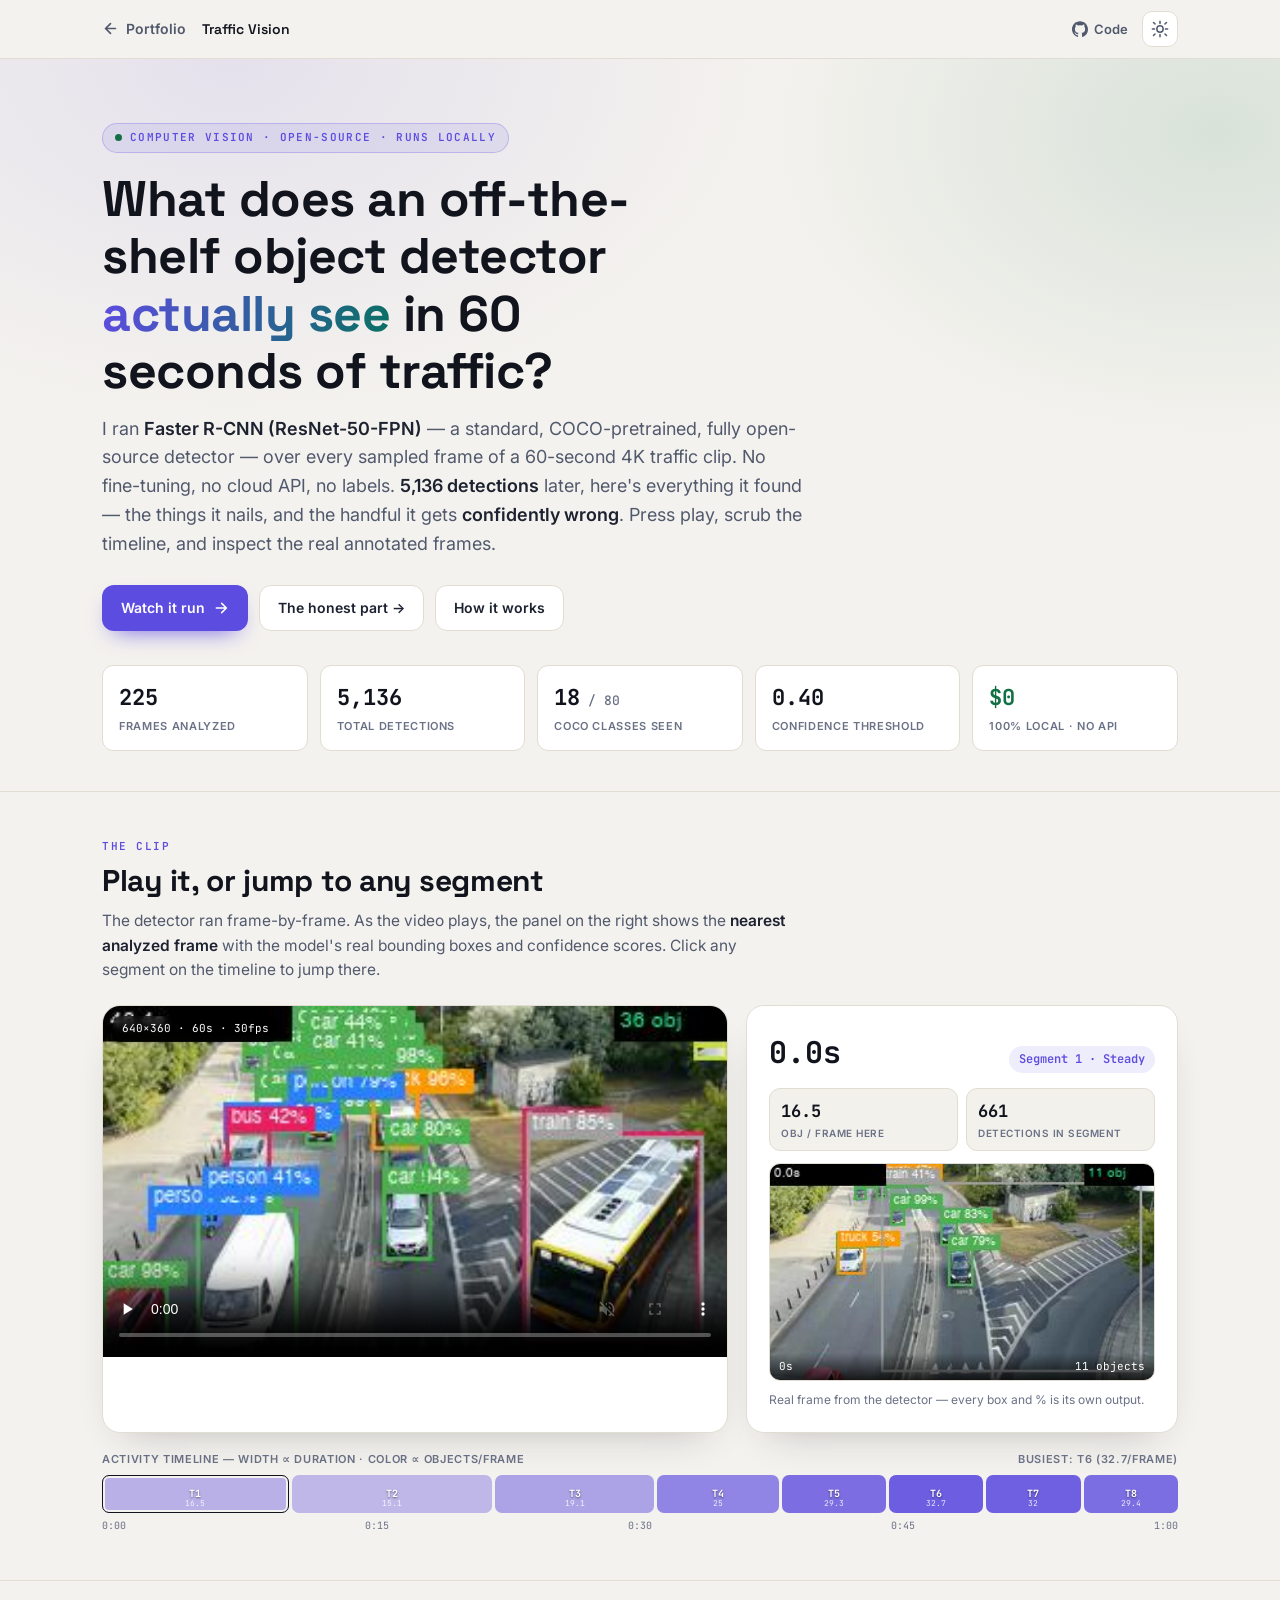
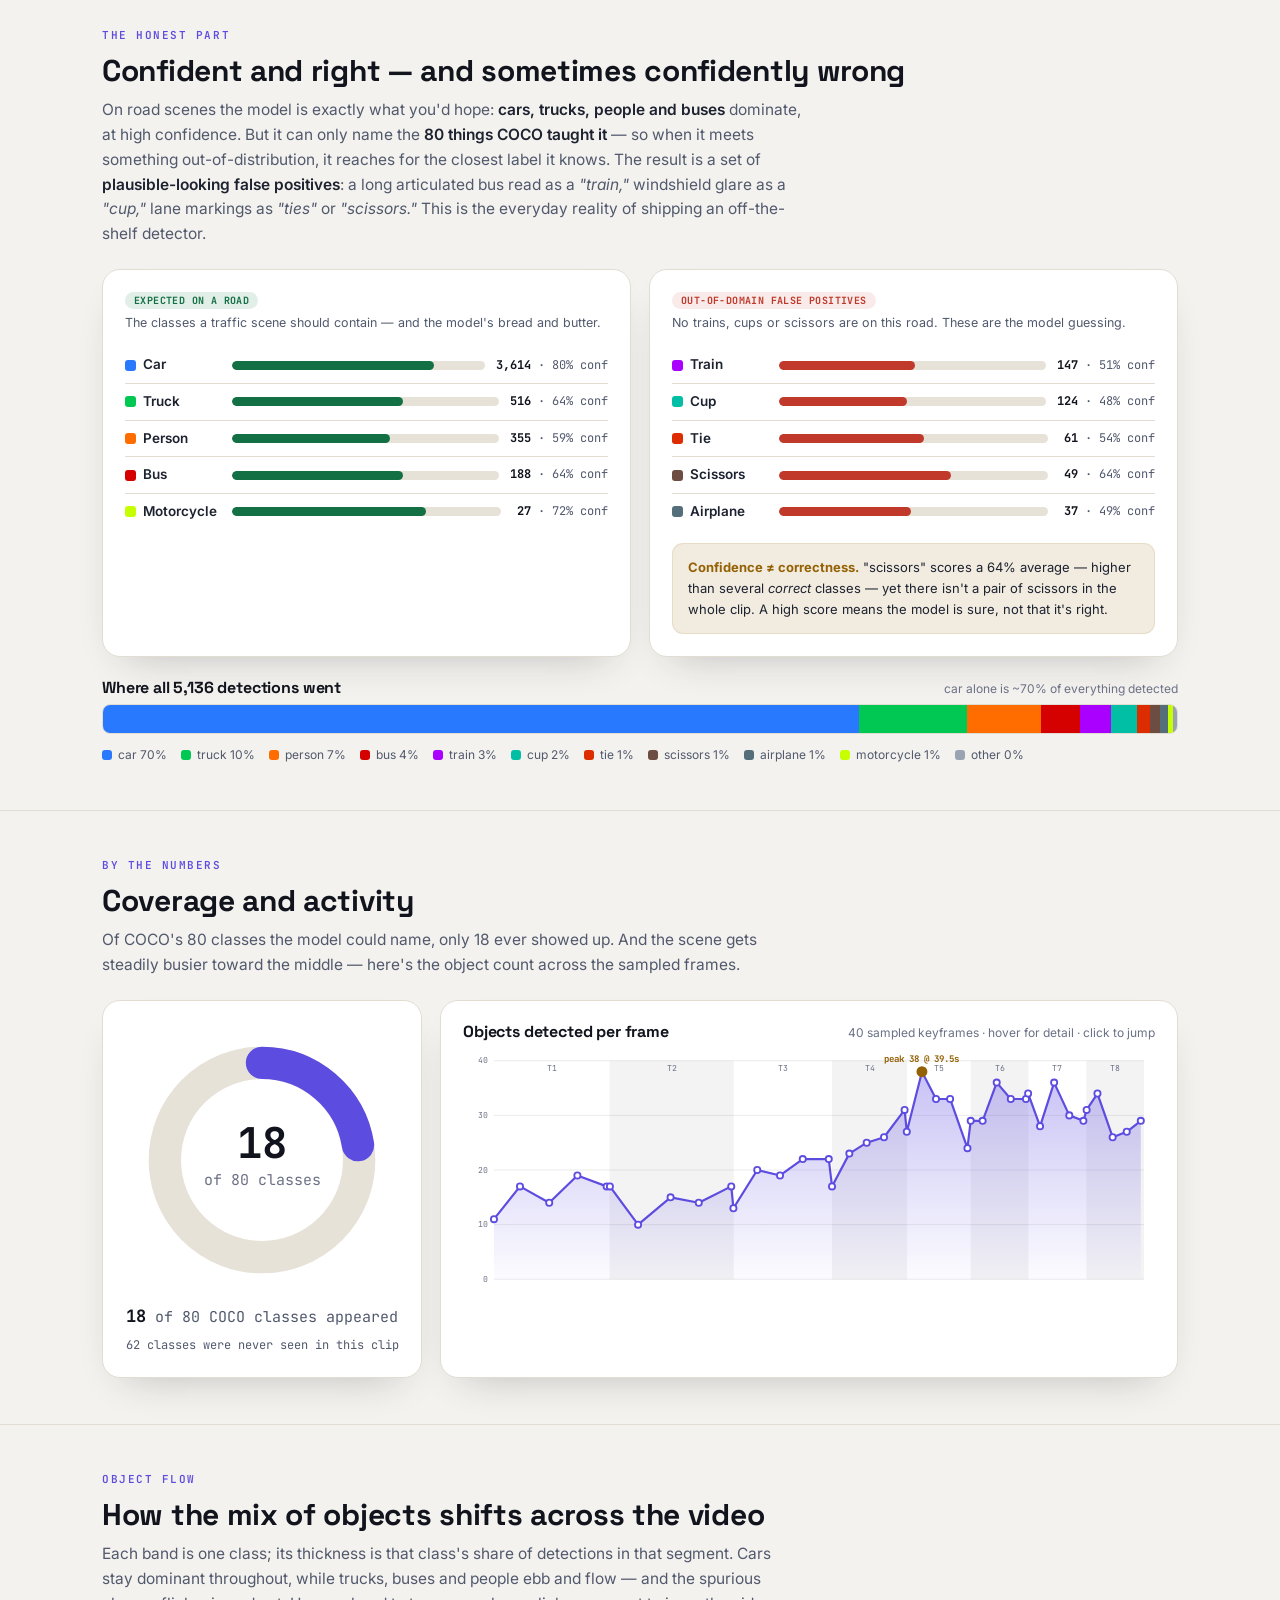
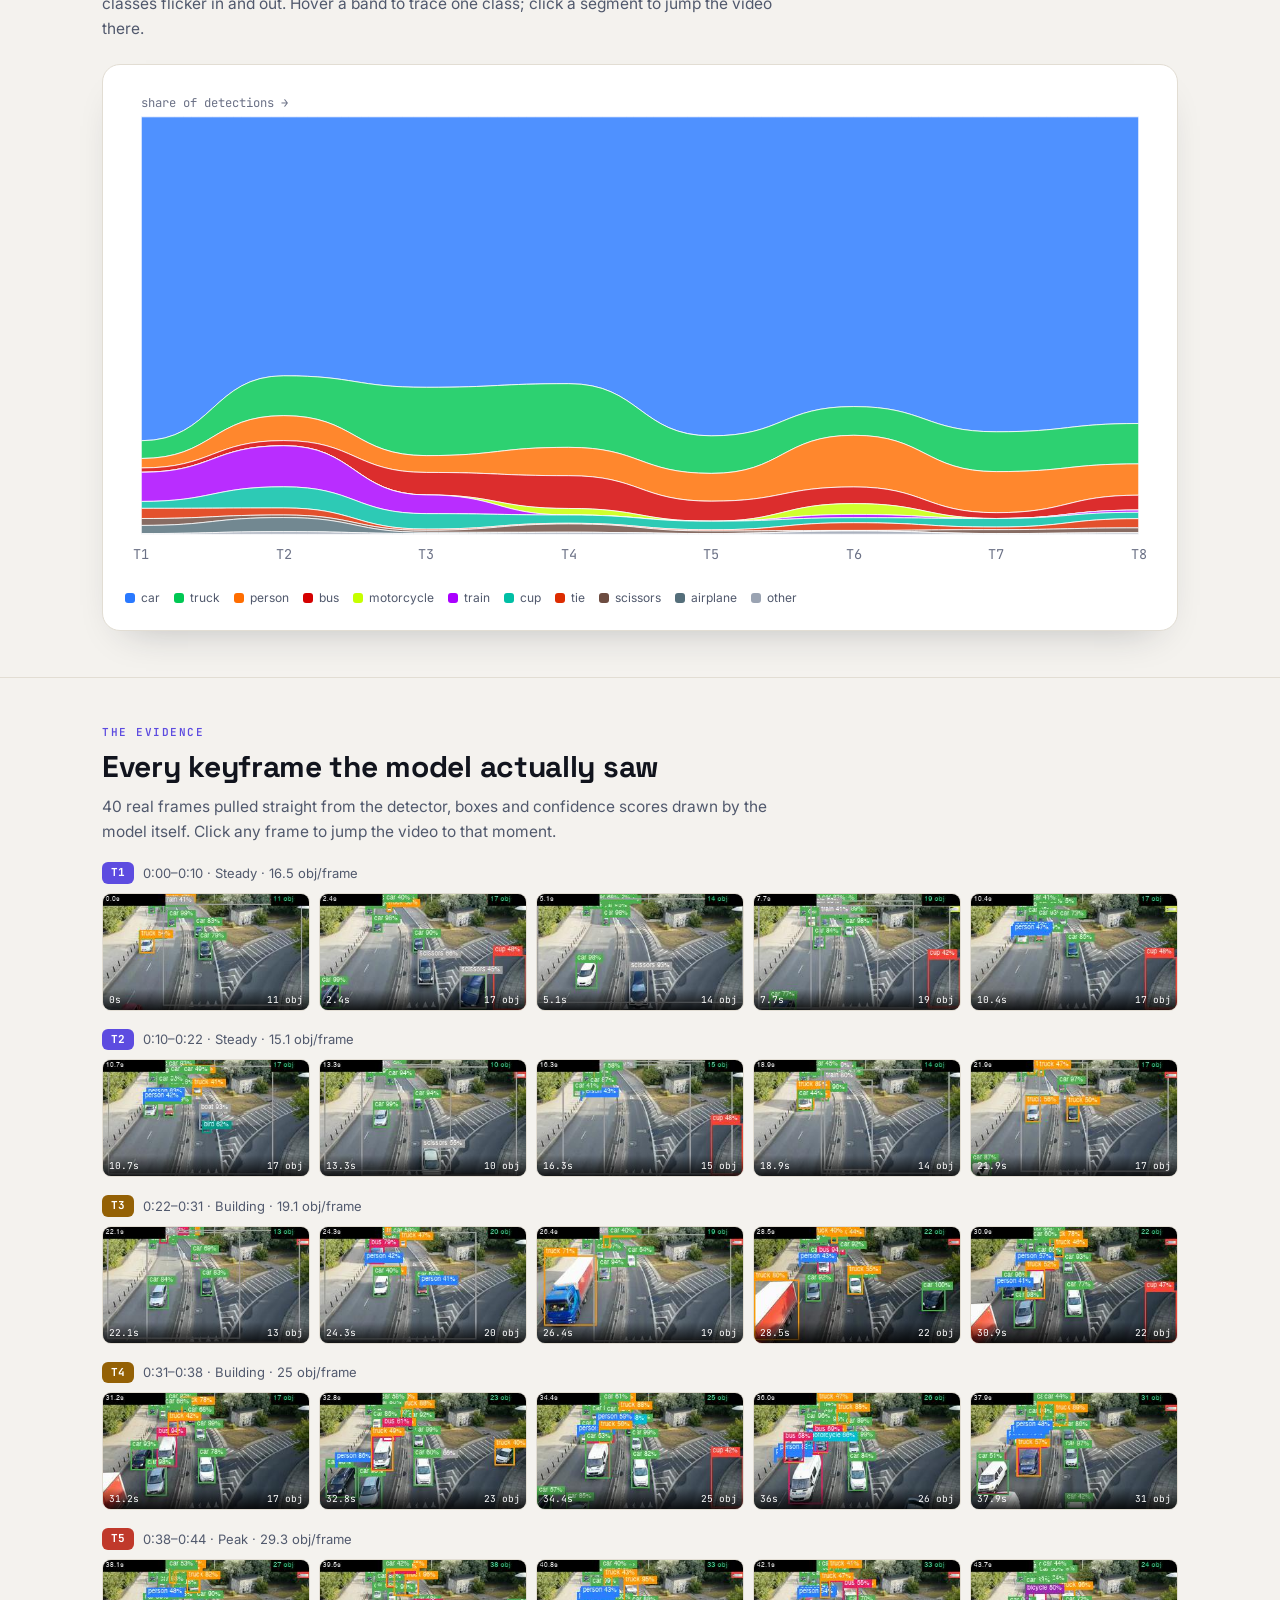
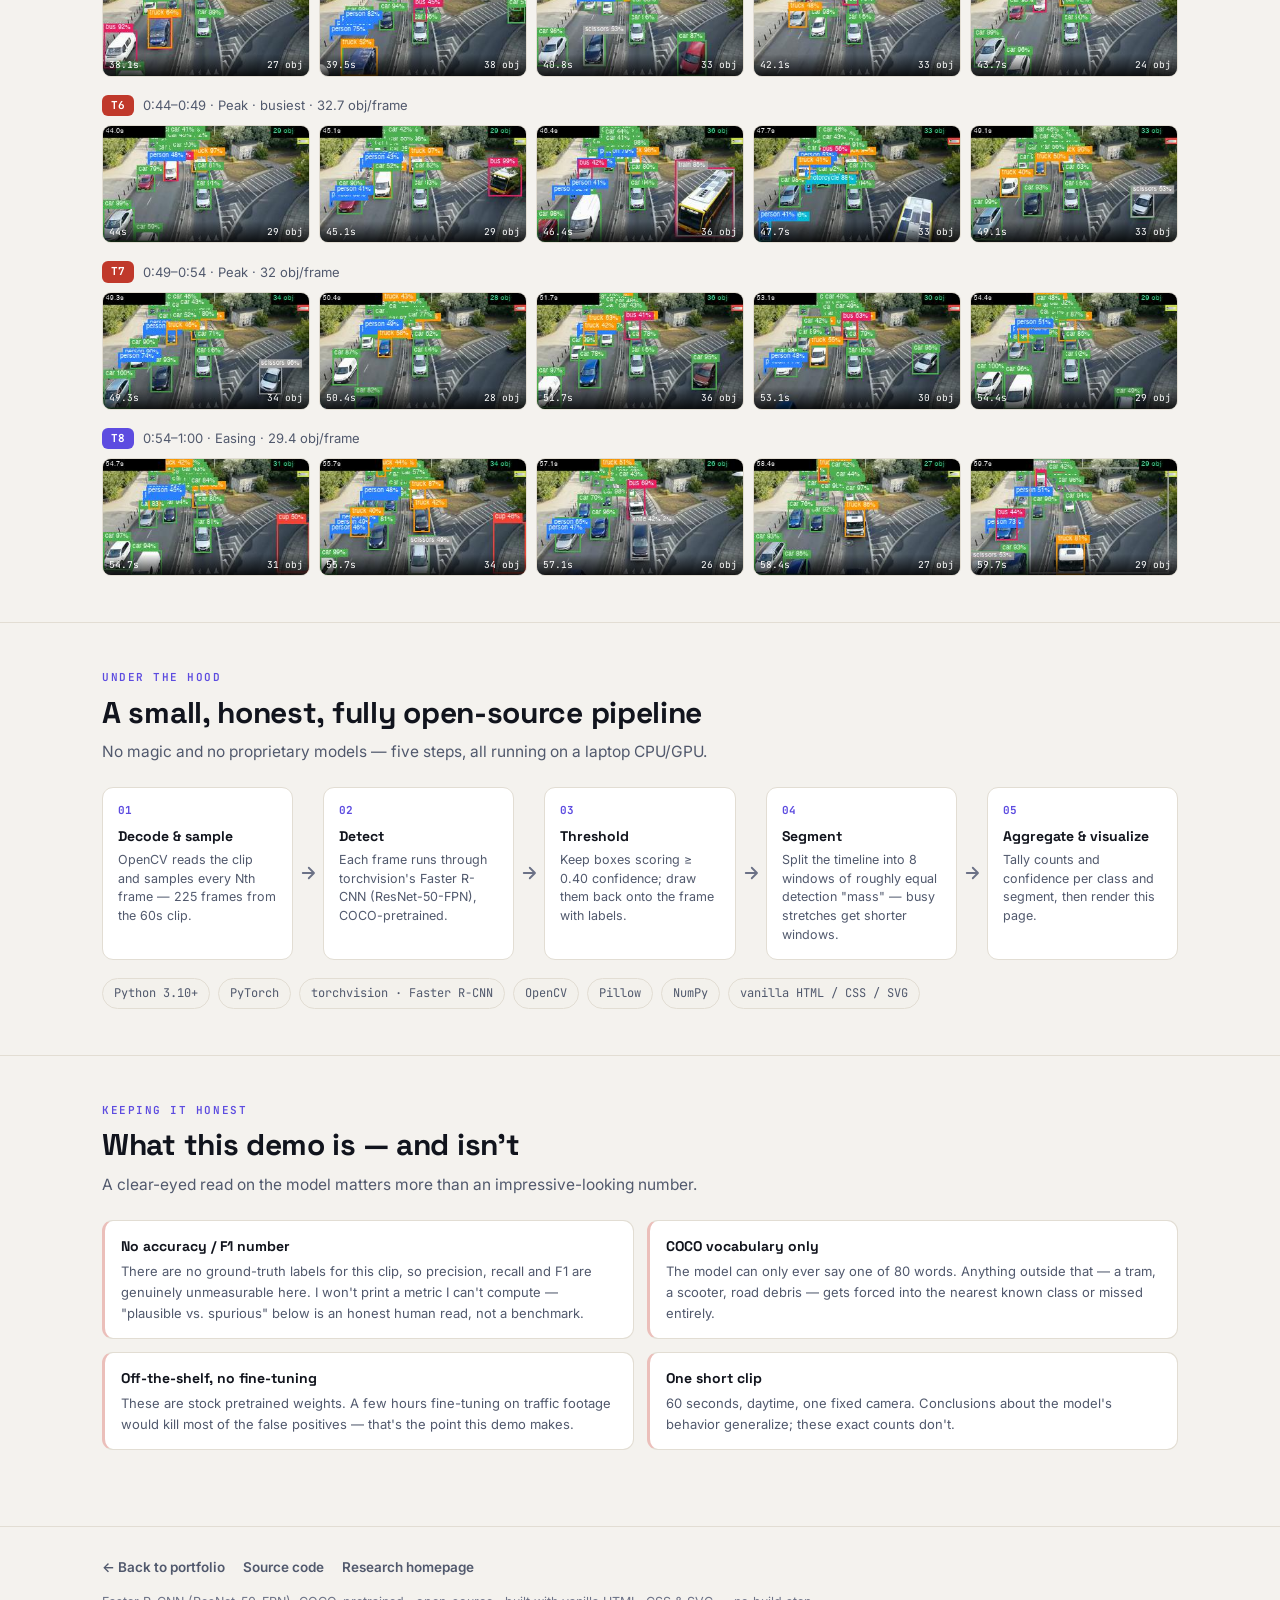
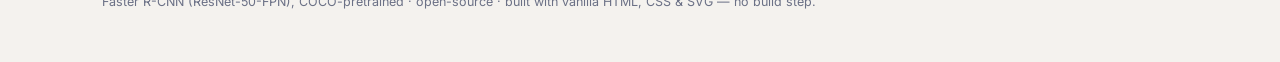
<file: demos/traffic-vision/index.html>
<!DOCTYPE html>
<html lang="en">
<head>
<meta charset="UTF-8" />
<meta name="viewport" content="width=device-width, initial-scale=1.0" />
<title>Traffic Vision — what an off-the-shelf object detector really sees</title>
<meta name="description" content="An honest, interactive look at running open-source Faster R-CNN frame-by-frame over 60 seconds of 4K traffic footage — 5,136 detections, what it gets right, and where it confidently goes wrong. Runs locally, no API, no cloud." />
<meta name="author" content="Sugeerth Murugesan" />
<meta name="theme-color" content="#f4f2ee" id="themeColorMeta" />
<meta property="og:title" content="Traffic Vision — what an off-the-shelf object detector really sees" />
<meta property="og:description" content="Open-source Faster R-CNN, run frame-by-frame over 60s of traffic. 5,136 detections, the reliable ones and the confidently-wrong ones, all in your browser." />
<meta property="og:type" content="website" />
<link rel="preconnect" href="https://fonts.googleapis.com" />
<link rel="preconnect" href="https://fonts.gstatic.com" crossorigin />
<link href="https://fonts.googleapis.com/css2?family=Inter:wght@300;400;500;600;700;800;900&family=Space+Grotesk:wght@500;600;700&family=JetBrains+Mono:wght@400;500&display=swap" rel="stylesheet" />

<!-- Theme: apply saved (or default-light) theme before paint, shared with the main portfolio -->
<script>
  (function () {
    try {
      var saved = localStorage.getItem('theme');
      var theme = (saved === 'light' || saved === 'dark') ? saved : 'light';
      document.documentElement.setAttribute('data-theme', theme);
    } catch (e) {
      document.documentElement.setAttribute('data-theme', 'light');
    }
  })();
</script>

<style>
/* ============================================================
   Traffic Vision — standalone demo
   Design tokens mirror the main portfolio (Space Grotesk / Inter
   / JetBrains Mono, accent palette, light + dark). No build step.
   ============================================================ */
:root {
  --radius: 18px; --radius-sm: 11px; --radius-lg: 22px;
  --maxw: 1120px;
  --ease: cubic-bezier(.22, 1, .36, 1);
  --display: 'Space Grotesk', 'Inter', system-ui, sans-serif;
  --sans: 'Inter', -apple-system, BlinkMacSystemFont, system-ui, sans-serif;
  --mono: 'JetBrains Mono', ui-monospace, SFMono-Regular, Menlo, monospace;
}
:root, :root[data-theme="light"] {
  --bg: #f4f2ee; --bg-soft: #efece6; --bg-card: #ffffff; --bg-elev: #f3f1ec;
  --border: #e2ddd3; --border-soft: #d3cdc0; --border-hi: #bdb5a3;
  --text: #1d2230; --text-dim: #51596d; --text-faint: #6b7186;
  --heading: #11141d;
  --accent: #5d4ce0; --accent-hi: #4a3bc7; --accent-soft: rgba(93,76,224,.10); --accent-line: rgba(93,76,224,.26);
  --teal: #0a7064; --green: #137044; --green-soft: rgba(19,112,68,.12);
  --gold: #946105; --gold-soft: rgba(148,97,5,.12);
  --red: #c0392b; --red-soft: rgba(192,57,43,.10); --red-line: rgba(192,57,43,.32);
  --on-accent: #ffffff;
  --card-shadow: 0 18px 40px -24px rgba(29,34,48,.32);
  --nav-bg: rgba(244,242,238,.82);
  --grid-line: rgba(29,34,48,.10);
  --track: #e7e2d8;
}
:root[data-theme="dark"] {
  --bg: #0a0c12; --bg-soft: #0e1119; --bg-card: #131825; --bg-elev: #1a2031;
  --border: #20263a; --border-soft: #2d3550; --border-hi: #3a4467;
  --text: #f1f3f9; --text-dim: #a3acc2; --text-faint: #8b93ab;
  --heading: #ffffff;
  --accent: #7c6cff; --accent-hi: #a497ff; --accent-soft: rgba(124,108,255,.12); --accent-line: rgba(124,108,255,.24);
  --teal: #32e0c8; --green: #3ddc97; --green-soft: rgba(61,220,151,.12);
  --gold: #ffd66b; --gold-soft: rgba(255,214,107,.12);
  --red: #ff6b5e; --red-soft: rgba(255,107,94,.12); --red-line: rgba(255,107,94,.34);
  --on-accent: #ffffff;
  --card-shadow: 0 30px 56px -28px rgba(0,0,0,.9);
  --nav-bg: rgba(10,12,18,.7);
  --grid-line: rgba(241,243,249,.09);
  --track: #1c2334;
}
* { margin: 0; padding: 0; box-sizing: border-box; }
html { scroll-behavior: smooth; }
@media (prefers-reduced-motion: reduce) { html { scroll-behavior: auto; } }
body {
  font-family: var(--sans);
  background: var(--bg); color: var(--text);
  line-height: 1.6; -webkit-font-smoothing: antialiased; overflow-x: hidden;
}
h1,h2,h3 { font-family: var(--display); color: var(--heading); line-height: 1.15; letter-spacing: -.01em; }
a { color: inherit; }
.wrap { max-width: var(--maxw); margin: 0 auto; padding: 0 22px; }
.mono { font-family: var(--mono); }

/* ---------- Top bar ---------- */
.topbar {
  position: sticky; top: 0; z-index: 50;
  background: var(--nav-bg); backdrop-filter: blur(14px); -webkit-backdrop-filter: blur(14px);
  border-bottom: 1px solid var(--border);
}
.topbar-inner { max-width: var(--maxw); margin: 0 auto; padding: 11px 22px; display: flex; align-items: center; gap: 14px; }
.back-link { display: inline-flex; align-items: center; gap: 7px; font-weight: 600; font-size: 14px; text-decoration: none; color: var(--text-dim); transition: color .2s; }
.back-link:hover { color: var(--accent); }
.topbar-title { font-family: var(--display); font-weight: 600; font-size: 14px; color: var(--heading); margin-left: 2px; }
.topbar-spacer { flex: 1; }
.topbar-link { font-size: 13px; font-weight: 600; text-decoration: none; color: var(--text-dim); display: inline-flex; align-items: center; gap: 6px; transition: color .2s; }
.topbar-link:hover { color: var(--accent); }
.theme-toggle { display: inline-grid; place-items: center; width: 36px; height: 36px; border-radius: 10px; border: 1px solid var(--border); background: var(--bg-card); color: var(--text-dim); cursor: pointer; transition: all .2s; }
.theme-toggle:hover { color: var(--accent); border-color: var(--accent-line); }
.theme-icon-moon { display: none; }
:root[data-theme="dark"] .theme-icon-sun { display: none; }
:root[data-theme="dark"] .theme-icon-moon { display: block; }
@media (max-width: 640px) { .topbar-title, .topbar-link span { display: none; } }

/* ---------- Hero ---------- */
.hero { position: relative; padding: 64px 0 40px; overflow: hidden; }
.hero::before {
  content: ''; position: absolute; inset: 0; z-index: -1;
  background: radial-gradient(60% 70% at 18% 0%, var(--accent-soft), transparent 70%),
              radial-gradient(50% 60% at 95% 10%, var(--green-soft), transparent 70%);
}
.eyebrow {
  display: inline-flex; align-items: center; gap: 8px; font-family: var(--mono);
  font-size: 11px; font-weight: 600; letter-spacing: .12em; text-transform: uppercase;
  color: var(--accent); background: var(--accent-soft); border: 1px solid var(--accent-line);
  padding: 5px 12px; border-radius: 999px;
}
.eyebrow .dot { width: 7px; height: 7px; border-radius: 50%; background: var(--green); box-shadow: 0 0 0 0 var(--green); animation: ping 2.2s infinite; }
@keyframes ping { 0% { box-shadow: 0 0 0 0 var(--green-soft); } 70% { box-shadow: 0 0 0 9px transparent; } 100% { box-shadow: 0 0 0 0 transparent; } }
@media (prefers-reduced-motion: reduce) { .eyebrow .dot { animation: none; } }
.hero h1 { font-size: clamp(28px, 4.6vw, 50px); font-weight: 700; margin: 18px 0 14px; max-width: 17ch; }
.hero h1 .grad { background: linear-gradient(100deg, var(--accent), var(--teal)); -webkit-background-clip: text; background-clip: text; -webkit-text-fill-color: transparent; }
.hero-lead { font-size: clamp(15px, 1.7vw, 18px); color: var(--text-dim); max-width: 64ch; }
.hero-lead strong { color: var(--text); font-weight: 600; }
.hero-actions { display: flex; flex-wrap: wrap; gap: 11px; margin-top: 26px; }
.btn { display: inline-flex; align-items: center; gap: 8px; font-weight: 600; font-size: 14px; text-decoration: none; padding: 11px 18px; border-radius: 12px; cursor: pointer; border: 1px solid transparent; transition: transform .15s var(--ease), box-shadow .2s, background .2s; }
.btn-primary { background: var(--accent); color: var(--on-accent); box-shadow: 0 10px 24px -12px var(--accent); }
.btn-primary:hover { transform: translateY(-2px); }
.btn-ghost { background: var(--bg-card); color: var(--text); border-color: var(--border); }
.btn-ghost:hover { border-color: var(--accent-line); color: var(--accent); }

/* ---------- Stat chips ---------- */
.chips { display: grid; grid-template-columns: repeat(auto-fit, minmax(150px, 1fr)); gap: 12px; margin-top: 34px; }
.chip { background: var(--bg-card); border: 1px solid var(--border); border-radius: var(--radius-sm); padding: 14px 16px; }
.chip .v { font-family: var(--mono); font-size: 22px; font-weight: 700; color: var(--heading); }
.chip .v .u { font-size: 13px; color: var(--text-faint); font-weight: 500; }
.chip .l { font-size: 11px; color: var(--text-faint); text-transform: uppercase; letter-spacing: .06em; margin-top: 3px; font-weight: 600; }
.chip.good .v { color: var(--green); }

/* ---------- Sections ---------- */
section.block { padding: 46px 0; border-top: 1px solid var(--border); }
.sec-eyebrow { font-family: var(--mono); font-size: 11px; font-weight: 600; letter-spacing: .14em; text-transform: uppercase; color: var(--accent); }
.sec-title { font-size: clamp(22px, 3vw, 30px); font-weight: 700; margin: 9px 0 10px; }
.sec-lead { color: var(--text-dim); max-width: 70ch; font-size: 15.5px; }
.sec-lead strong { color: var(--text); font-weight: 600; }

.card { background: var(--bg-card); border: 1px solid var(--border); border-radius: var(--radius); box-shadow: var(--card-shadow); }
.pad { padding: 22px; }

/* ---------- Video + live readout ---------- */
.player-grid { display: grid; grid-template-columns: minmax(0, 1.45fr) minmax(0, 1fr); gap: 18px; margin-top: 22px; }
@media (max-width: 880px) { .player-grid { grid-template-columns: 1fr; } }
.video-card { position: relative; overflow: hidden; padding: 0; }
.video-card video { width: 100%; display: block; background: #000; aspect-ratio: 16/9; object-fit: cover; }
.video-tag { position: absolute; top: 10px; left: 10px; font-family: var(--mono); font-size: 11px; padding: 4px 9px; border-radius: 8px; background: rgba(0,0,0,.62); color: #fff; backdrop-filter: blur(4px); }
.readout { display: flex; flex-direction: column; gap: 14px; }
.readout-now { display: flex; align-items: baseline; justify-content: space-between; gap: 10px; }
.readout-now .t { font-family: var(--mono); font-size: 30px; font-weight: 700; color: var(--heading); }
.readout-now .seg { font-family: var(--mono); font-size: 12px; font-weight: 600; padding: 4px 10px; border-radius: 999px; background: var(--accent-soft); color: var(--accent); }
.readout-frame { position: relative; border-radius: var(--radius-sm); overflow: hidden; border: 1px solid var(--border); background: var(--bg-elev); }
.readout-frame img { width: 100%; display: block; aspect-ratio: 16/9; object-fit: cover; }
.readout-frame .cap { position: absolute; bottom: 0; left: 0; right: 0; font-family: var(--mono); font-size: 11px; padding: 5px 9px; background: linear-gradient(transparent, rgba(0,0,0,.78)); color: #fff; display: flex; justify-content: space-between; }
.readout-hint { font-size: 12px; color: var(--text-faint); }
.readout-metric { display: flex; gap: 8px; }
.readout-metric .m { flex: 1; background: var(--bg-elev); border: 1px solid var(--border); border-radius: var(--radius-sm); padding: 9px 11px; }
.readout-metric .m .mv { font-family: var(--mono); font-weight: 700; font-size: 17px; color: var(--heading); }
.readout-metric .m .ml { font-size: 10px; text-transform: uppercase; letter-spacing: .05em; color: var(--text-faint); font-weight: 600; }

/* ---------- Segment timeline bar ---------- */
.timeline { margin-top: 18px; }
.timeline-label { font-size: 11px; color: var(--text-faint); text-transform: uppercase; letter-spacing: .06em; font-weight: 600; margin-bottom: 7px; display: flex; justify-content: space-between; }
.tbar { display: flex; gap: 3px; height: 38px; }
.tseg { position: relative; border-radius: 7px; cursor: pointer; overflow: hidden; border: 1px solid transparent; transition: filter .15s, border-color .15s; display: flex; align-items: center; justify-content: center; }
.tseg:hover { filter: brightness(1.06); }
.tseg.active { border-color: var(--heading); box-shadow: 0 0 0 2px var(--bg) inset; }
.tseg .tl { font-family: var(--mono); font-size: 10px; font-weight: 700; color: #fff; text-shadow: 0 1px 2px rgba(0,0,0,.5); pointer-events: none; }
.tseg .tn { position: absolute; bottom: 2px; left: 0; right: 0; text-align: center; font-family: var(--mono); font-size: 8px; color: rgba(255,255,255,.85); pointer-events: none; }
.tbar-axis { display: flex; justify-content: space-between; font-family: var(--mono); font-size: 10px; color: var(--text-faint); margin-top: 5px; }

/* ---------- Insight: reliable vs spurious ---------- */
.insight-grid { display: grid; grid-template-columns: 1fr 1fr; gap: 18px; margin-top: 22px; }
@media (max-width: 880px) { .insight-grid { grid-template-columns: 1fr; } }
.insight-col h3 { font-size: 15px; display: flex; align-items: center; gap: 8px; margin-bottom: 4px; }
.insight-col .colnote { font-size: 12.5px; color: var(--text-dim); margin-bottom: 14px; }
.tag-pill { font-family: var(--mono); font-size: 10px; font-weight: 700; padding: 3px 9px; border-radius: 999px; letter-spacing: .04em; }
.tag-ok { background: var(--green-soft); color: var(--green); }
.tag-bad { background: var(--red-soft); color: var(--red); }
.crow { display: grid; grid-template-columns: 96px 1fr auto; align-items: center; gap: 11px; padding: 7px 0; }
.crow + .crow { border-top: 1px solid var(--border); }
.crow .cname { display: flex; align-items: center; gap: 7px; font-weight: 600; font-size: 13.5px; text-transform: capitalize; }
.crow .sw { width: 11px; height: 11px; border-radius: 3px; flex: none; }
.confbar { height: 9px; border-radius: 999px; background: var(--track); overflow: hidden; position: relative; }
.confbar > i { display: block; height: 100%; border-radius: 999px; }
.crow .cmeta { font-family: var(--mono); font-size: 12px; color: var(--text-dim); text-align: right; min-width: 96px; }
.crow .cmeta b { color: var(--heading); }
.callout { margin-top: 14px; padding: 13px 15px; border-radius: var(--radius-sm); border: 1px solid var(--gold-soft); background: var(--gold-soft); font-size: 13px; color: var(--text); }
.callout b { color: var(--gold); }

/* proportion bar */
.propbar-wrap { margin-top: 22px; }
.propbar { display: flex; height: 30px; border-radius: 8px; overflow: hidden; border: 1px solid var(--border); }
.propbar > span { display: block; height: 100%; position: relative; transition: filter .15s; }
.propbar > span:hover { filter: brightness(1.12); }
.proplegend { display: flex; flex-wrap: wrap; gap: 5px 14px; margin-top: 11px; font-size: 12px; color: var(--text-dim); }
.proplegend .li { display: inline-flex; align-items: center; gap: 6px; }
.proplegend .sw { width: 10px; height: 10px; border-radius: 3px; }

/* ---------- Charts (SVG) ---------- */
.chart-card { margin-top: 22px; }
.chart-head { display: flex; align-items: baseline; justify-content: space-between; gap: 12px; flex-wrap: wrap; margin-bottom: 6px; }
.chart-head h3 { font-size: 16px; }
.chart-head .hint { font-size: 12px; color: var(--text-faint); }
svg.chart { width: 100%; height: auto; display: block; overflow: visible; }
svg text { font-family: var(--mono); fill: var(--text-faint); }
.axis-line { stroke: var(--grid-line); stroke-width: 1; }
.tooltip { position: fixed; z-index: 80; pointer-events: none; background: var(--bg-card); border: 1px solid var(--border-hi); border-radius: 9px; box-shadow: var(--card-shadow); padding: 8px 11px; font-size: 12px; opacity: 0; transition: opacity .12s; max-width: 240px; }
.tooltip .tt-t { font-family: var(--mono); font-weight: 700; color: var(--heading); }
.tooltip .tt-s { color: var(--text-dim); }

/* two-up grid for coverage + activity */
.two-up { display: grid; grid-template-columns: 320px 1fr; gap: 18px; margin-top: 22px; align-items: stretch; }
@media (max-width: 820px) { .two-up { grid-template-columns: 1fr; } }
.donut-card { display: flex; flex-direction: column; align-items: center; justify-content: center; text-align: center; }
.donut-card .dnum { font-family: var(--mono); font-size: 15px; color: var(--text-dim); margin-top: 6px; }
.donut-card .dnum b { color: var(--heading); font-size: 17px; }

/* ---------- Frame gallery ---------- */
.gal-seg { margin-top: 18px; }
.gal-seg-h { display: flex; align-items: center; gap: 9px; margin-bottom: 9px; }
.gal-seg-h .badge { font-family: var(--mono); font-size: 11px; font-weight: 700; color: #fff; padding: 2px 9px; border-radius: 6px; }
.gal-seg-h .lab { font-size: 13px; color: var(--text-dim); }
.gal-row { display: grid; grid-template-columns: repeat(5, 1fr); gap: 9px; }
@media (max-width: 720px) { .gal-row { grid-template-columns: repeat(2, 1fr); } }
.frame { position: relative; border-radius: 9px; overflow: hidden; border: 1px solid var(--border); cursor: pointer; background: var(--bg-elev); transition: transform .15s var(--ease), box-shadow .2s, border-color .2s; }
.frame:hover { transform: translateY(-3px); box-shadow: var(--card-shadow); border-color: var(--accent-line); }
.frame img { width: 100%; display: block; aspect-ratio: 16/9; object-fit: cover; }
.frame .fcap { position: absolute; bottom: 0; left: 0; right: 0; display: flex; justify-content: space-between; font-family: var(--mono); font-size: 9.5px; padding: 3px 6px; background: linear-gradient(transparent, rgba(0,0,0,.8)); color: #fff; }

/* ---------- Pipeline / methods ---------- */
.pipe { display: flex; flex-wrap: wrap; align-items: stretch; gap: 0; margin-top: 22px; }
.pipe .step { flex: 1; min-width: 150px; background: var(--bg-card); border: 1px solid var(--border); border-radius: var(--radius-sm); padding: 14px 15px; position: relative; }
.pipe .step .si { font-family: var(--mono); font-size: 11px; color: var(--accent); font-weight: 700; }
.pipe .step h4 { font-family: var(--display); font-size: 14px; margin: 5px 0 4px; color: var(--heading); }
.pipe .step p { font-size: 12.5px; color: var(--text-dim); line-height: 1.5; }
.pipe .arrow { display: grid; place-items: center; padding: 0 6px; color: var(--text-faint); flex: none; }
@media (max-width: 760px) { .pipe { flex-direction: column; } .pipe .arrow { transform: rotate(90deg); padding: 6px 0; } }
.stack { display: flex; flex-wrap: wrap; gap: 8px; margin-top: 18px; }
.stack span { font-family: var(--mono); font-size: 12px; padding: 5px 11px; border-radius: 999px; background: var(--bg-elev); border: 1px solid var(--border); color: var(--text-dim); }

/* ---------- Limitations ---------- */
.limits { display: grid; grid-template-columns: 1fr 1fr; gap: 13px; margin-top: 22px; }
@media (max-width: 760px) { .limits { grid-template-columns: 1fr; } }
.limit { background: var(--bg-card); border: 1px solid var(--border); border-left: 3px solid var(--red-line); border-radius: var(--radius-sm); padding: 14px 16px; }
.limit h4 { font-family: var(--display); font-size: 14px; color: var(--heading); margin-bottom: 4px; }
.limit p { font-size: 13px; color: var(--text-dim); }

/* ---------- Footer ---------- */
footer { border-top: 1px solid var(--border); padding: 30px 0 50px; margin-top: 30px; }
.foot-inner { display: flex; flex-wrap: wrap; gap: 14px; align-items: center; justify-content: space-between; }
.foot-inner a { color: var(--text-dim); text-decoration: none; font-size: 13.5px; font-weight: 600; transition: color .2s; }
.foot-inner a:hover { color: var(--accent); }
.foot-copy { font-size: 12.5px; color: var(--text-faint); }
.sr-only { position: absolute; width: 1px; height: 1px; padding: 0; margin: -1px; overflow: hidden; clip: rect(0,0,0,0); border: 0; }
</style>
</head>
<body>

<!-- ===== Top bar ===== -->
<div class="topbar">
  <div class="topbar-inner">
    <a class="back-link" href="../../">
      <svg viewBox="0 0 24 24" width="17" height="17" fill="none" stroke="currentColor" stroke-width="2.4" stroke-linecap="round" stroke-linejoin="round" aria-hidden="true"><path d="M19 12H5M12 19l-7-7 7-7"/></svg>
      Portfolio
    </a>
    <span class="topbar-title">Traffic Vision</span>
    <span class="topbar-spacer"></span>
    <a class="topbar-link" href="https://github.com/sugeerth/video-story-analyzer" target="_blank" rel="noopener">
      <svg viewBox="0 0 24 24" width="16" height="16" fill="currentColor" aria-hidden="true"><path d="M12 .5C5.37.5 0 5.87 0 12.5c0 5.3 3.44 9.8 8.21 11.39.6.11.82-.26.82-.58v-2.03c-3.34.73-4.04-1.61-4.04-1.61-.55-1.39-1.34-1.76-1.34-1.76-1.09-.75.08-.73.08-.73 1.21.09 1.84 1.24 1.84 1.24 1.07 1.84 2.81 1.31 3.5 1 .11-.78.42-1.31.76-1.61-2.67-.3-5.47-1.34-5.47-5.96 0-1.32.47-2.39 1.24-3.23-.13-.3-.54-1.53.12-3.18 0 0 1.01-.32 3.3 1.23a11.5 11.5 0 0 1 6.01 0c2.29-1.55 3.3-1.23 3.3-1.23.66 1.65.25 2.88.12 3.18.77.84 1.24 1.91 1.24 3.23 0 4.63-2.81 5.65-5.49 5.95.43.37.82 1.1.82 2.22v3.29c0 .32.22.7.83.58A12.01 12.01 0 0 0 24 12.5C24 5.87 18.63.5 12 .5Z"/></svg>
      <span>Code</span>
    </a>
    <button class="theme-toggle" id="themeToggle" type="button" aria-label="Switch theme" title="Switch theme">
      <svg class="theme-icon-sun" viewBox="0 0 24 24" width="18" height="18" fill="none" stroke="currentColor" stroke-width="2" stroke-linecap="round" stroke-linejoin="round" aria-hidden="true"><circle cx="12" cy="12" r="4.2"/><path d="M12 1.8v3M12 19.2v3M3.3 3.3l2.1 2.1M18.6 18.6l2.1 2.1M1.8 12h3M19.2 12h3M3.3 20.7l2.1-2.1M18.6 5.4l2.1-2.1"/></svg>
      <svg class="theme-icon-moon" viewBox="0 0 24 24" width="18" height="18" fill="none" stroke="currentColor" stroke-width="2" stroke-linecap="round" stroke-linejoin="round" aria-hidden="true"><path d="M20.5 14.3A8.5 8.5 0 1 1 9.7 3.5a6.6 6.6 0 0 0 10.8 10.8Z"/></svg>
    </button>
  </div>
</div>

<!-- ===== Hero ===== -->
<header class="hero">
  <div class="wrap">
    <span class="eyebrow"><span class="dot"></span> Computer Vision · Open-source · Runs locally</span>
    <h1>What does an off-the-shelf object detector <span class="grad">actually see</span> in 60 seconds of traffic?</h1>
    <p class="hero-lead">
      I ran <strong>Faster R-CNN (ResNet-50-FPN)</strong> — a standard, COCO-pretrained, fully open-source
      detector — over every sampled frame of a 60-second 4K traffic clip. No fine-tuning, no cloud API,
      no labels. <strong>5,136 detections</strong> later, here's everything it found — the things it nails,
      and the handful it gets <strong>confidently wrong</strong>. Press play, scrub the timeline, and inspect
      the real annotated frames.
    </p>
    <div class="hero-actions">
      <a href="#watch" class="btn btn-primary">
        Watch it run
        <svg viewBox="0 0 24 24" width="16" height="16" fill="none" stroke="currentColor" stroke-width="2.4" stroke-linecap="round" stroke-linejoin="round" aria-hidden="true"><path d="M5 12h14M13 5l7 7-7 7"/></svg>
      </a>
      <a href="#insight" class="btn btn-ghost">The honest part →</a>
      <a href="#how" class="btn btn-ghost">How it works</a>
    </div>

    <div class="chips">
      <div class="chip"><div class="v">225</div><div class="l">Frames analyzed</div></div>
      <div class="chip"><div class="v">5,136</div><div class="l">Total detections</div></div>
      <div class="chip"><div class="v">18<span class="u"> / 80</span></div><div class="l">COCO classes seen</div></div>
      <div class="chip"><div class="v">0.40</div><div class="l">Confidence threshold</div></div>
      <div class="chip good"><div class="v">$0</div><div class="l">100% local · no API</div></div>
    </div>
  </div>
</header>

<!-- ===== Watch / video ===== -->
<section class="block" id="watch">
  <div class="wrap">
    <p class="sec-eyebrow">The clip</p>
    <h2 class="sec-title">Play it, or jump to any segment</h2>
    <p class="sec-lead">
      The detector ran frame-by-frame. As the video plays, the panel on the right shows the
      <strong>nearest analyzed frame</strong> with the model's real bounding boxes and confidence
      scores. Click any segment on the timeline to jump there.
    </p>

    <div class="player-grid">
      <div class="card video-card">
        <video id="vid" controls muted playsinline preload="none" poster="assets/poster.jpg">
          <source src="assets/traffic.mp4" type="video/mp4" />
        </video>
        <span class="video-tag mono">640×360 · 60s · 30fps</span>
      </div>

      <div class="readout">
        <div class="card pad">
          <div class="readout-now">
            <span class="t" id="ro-time">0.0s</span>
            <span class="seg" id="ro-seg">Segment 1</span>
          </div>
          <div class="readout-metric" style="margin:12px 0">
            <div class="m"><div class="mv" id="ro-perframe">16.5</div><div class="ml">obj / frame here</div></div>
            <div class="m"><div class="mv" id="ro-dets">661</div><div class="ml">detections in segment</div></div>
          </div>
          <div class="readout-frame">
            <img id="ro-frame" src="assets/frames/seg0_f0.jpg" alt="Nearest analyzed frame with detection boxes" />
            <div class="cap mono"><span id="ro-frame-t">0.0s</span><span id="ro-frame-n">11 objects</span></div>
          </div>
          <p class="readout-hint" style="margin-top:9px">Real frame from the detector — every box and % is its own output.</p>
        </div>
      </div>
    </div>

    <div class="timeline">
      <div class="timeline-label"><span>Activity timeline — width ∝ duration · color ∝ objects/frame</span><span id="tl-busiest"></span></div>
      <div class="tbar" id="tbar" role="group" aria-label="Video segments"></div>
      <div class="tbar-axis"><span>0:00</span><span>0:15</span><span>0:30</span><span>0:45</span><span>1:00</span></div>
    </div>
  </div>
</section>

<!-- ===== The honest part: reliable vs spurious ===== -->
<section class="block" id="insight">
  <div class="wrap">
    <p class="sec-eyebrow">The honest part</p>
    <h2 class="sec-title">Confident and right — and sometimes confidently wrong</h2>
    <p class="sec-lead">
      On road scenes the model is exactly what you'd hope: <strong>cars, trucks, people and buses</strong>
      dominate, at high confidence. But it can only name the <strong>80 things COCO taught it</strong> — so
      when it meets something out-of-distribution, it reaches for the closest label it knows. The result is a
      set of <strong>plausible-looking false positives</strong>: a long articulated bus read as a
      <em>"train,"</em> windshield glare as a <em>"cup,"</em> lane markings as <em>"ties"</em> or
      <em>"scissors."</em> This is the everyday reality of shipping an off-the-shelf detector.
    </p>

    <div class="insight-grid">
      <div class="card pad insight-col">
        <h3><span class="tag-pill tag-ok">EXPECTED ON A ROAD</span></h3>
        <p class="colnote">The classes a traffic scene should contain — and the model's bread and butter.</p>
        <div id="rel-rows"></div>
      </div>
      <div class="card pad insight-col">
        <h3><span class="tag-pill tag-bad">OUT-OF-DOMAIN FALSE POSITIVES</span></h3>
        <p class="colnote">No trains, cups or scissors are on this road. These are the model guessing.</p>
        <div id="spur-rows"></div>
        <div class="callout">
          <b>Confidence ≠ correctness.</b> "scissors" scores a 64% average — higher than several
          <em>correct</em> classes — yet there isn't a pair of scissors in the whole clip. A high score
          means the model is sure, not that it's right.
        </div>
      </div>
    </div>

    <div class="propbar-wrap">
      <div class="chart-head"><h3>Where all 5,136 detections went</h3><span class="hint">car alone is ~70% of everything detected</span></div>
      <div class="propbar" id="propbar"></div>
      <div class="proplegend" id="proplegend"></div>
    </div>
  </div>
</section>

<!-- ===== Coverage + activity over time ===== -->
<section class="block">
  <div class="wrap">
    <p class="sec-eyebrow">By the numbers</p>
    <h2 class="sec-title">Coverage and activity</h2>
    <p class="sec-lead">Of COCO's 80 classes the model could name, only 18 ever showed up. And the scene
      gets steadily busier toward the middle — here's the object count across the sampled frames.</p>

    <div class="two-up">
      <div class="card pad donut-card">
        <svg class="chart" id="donut" viewBox="0 0 220 220" width="220" height="220" role="img" aria-label="18 of 80 COCO classes detected"></svg>
        <div class="dnum"><b>18</b> of 80 COCO classes appeared</div>
        <div class="dnum" style="font-size:12px">62 classes were never seen in this clip</div>
      </div>
      <div class="card pad">
        <div class="chart-head"><h3>Objects detected per frame</h3><span class="hint">40 sampled keyframes · hover for detail · click to jump</span></div>
        <svg class="chart" id="activity" viewBox="0 0 760 280" role="img" aria-label="Objects detected per frame over time"></svg>
      </div>
    </div>
  </div>
</section>

<!-- ===== Class flow over time ===== -->
<section class="block">
  <div class="wrap">
    <p class="sec-eyebrow">Object flow</p>
    <h2 class="sec-title">How the mix of objects shifts across the video</h2>
    <p class="sec-lead">Each band is one class; its thickness is that class's share of detections in that
      segment. Cars stay dominant throughout, while trucks, buses and people ebb and flow — and the spurious
      classes flicker in and out. Hover a band to trace one class; click a segment to jump the video there.</p>
    <div class="card pad chart-card">
      <svg class="chart" id="flow" viewBox="0 0 760 360" role="img" aria-label="Stacked share of each object class across the eight segments"></svg>
      <div class="proplegend" id="flowlegend" style="margin-top:14px"></div>
    </div>
  </div>
</section>

<!-- ===== Frame gallery ===== -->
<section class="block">
  <div class="wrap">
    <p class="sec-eyebrow">The evidence</p>
    <h2 class="sec-title">Every keyframe the model actually saw</h2>
    <p class="sec-lead">40 real frames pulled straight from the detector, boxes and confidence scores
      drawn by the model itself. Click any frame to jump the video to that moment.</p>
    <div id="gallery"></div>
  </div>
</section>

<!-- ===== How it works ===== -->
<section class="block" id="how">
  <div class="wrap">
    <p class="sec-eyebrow">Under the hood</p>
    <h2 class="sec-title">A small, honest, fully open-source pipeline</h2>
    <p class="sec-lead">No magic and no proprietary models — five steps, all running on a laptop CPU/GPU.</p>
    <div class="pipe">
      <div class="step"><div class="si">01</div><h4>Decode &amp; sample</h4><p>OpenCV reads the clip and samples every Nth frame — 225 frames from the 60s clip.</p></div>
      <div class="arrow"><svg viewBox="0 0 24 24" width="18" height="18" fill="none" stroke="currentColor" stroke-width="2.4" stroke-linecap="round" stroke-linejoin="round"><path d="M5 12h14M13 5l7 7-7 7"/></svg></div>
      <div class="step"><div class="si">02</div><h4>Detect</h4><p>Each frame runs through torchvision's Faster R-CNN (ResNet-50-FPN), COCO-pretrained.</p></div>
      <div class="arrow"><svg viewBox="0 0 24 24" width="18" height="18" fill="none" stroke="currentColor" stroke-width="2.4" stroke-linecap="round" stroke-linejoin="round"><path d="M5 12h14M13 5l7 7-7 7"/></svg></div>
      <div class="step"><div class="si">03</div><h4>Threshold</h4><p>Keep boxes scoring ≥ 0.40 confidence; draw them back onto the frame with labels.</p></div>
      <div class="arrow"><svg viewBox="0 0 24 24" width="18" height="18" fill="none" stroke="currentColor" stroke-width="2.4" stroke-linecap="round" stroke-linejoin="round"><path d="M5 12h14M13 5l7 7-7 7"/></svg></div>
      <div class="step"><div class="si">04</div><h4>Segment</h4><p>Split the timeline into 8 windows of roughly equal detection "mass" — busy stretches get shorter windows.</p></div>
      <div class="arrow"><svg viewBox="0 0 24 24" width="18" height="18" fill="none" stroke="currentColor" stroke-width="2.4" stroke-linecap="round" stroke-linejoin="round"><path d="M5 12h14M13 5l7 7-7 7"/></svg></div>
      <div class="step"><div class="si">05</div><h4>Aggregate &amp; visualize</h4><p>Tally counts and confidence per class and segment, then render this page.</p></div>
    </div>
    <div class="stack">
      <span>Python 3.10+</span><span>PyTorch</span><span>torchvision · Faster R-CNN</span><span>OpenCV</span><span>Pillow</span><span>NumPy</span><span>vanilla HTML / CSS / SVG</span>
    </div>
  </div>
</section>

<!-- ===== Limitations ===== -->
<section class="block">
  <div class="wrap">
    <p class="sec-eyebrow">Keeping it honest</p>
    <h2 class="sec-title">What this demo is — and isn't</h2>
    <p class="sec-lead">A clear-eyed read on the model matters more than an impressive-looking number.</p>
    <div class="limits">
      <div class="limit"><h4>No accuracy / F1 number</h4><p>There are no ground-truth labels for this clip, so precision, recall and F1 are genuinely unmeasurable here. I won't print a metric I can't compute — "plausible vs. spurious" below is an honest human read, not a benchmark.</p></div>
      <div class="limit"><h4>COCO vocabulary only</h4><p>The model can only ever say one of 80 words. Anything outside that — a tram, a scooter, road debris — gets forced into the nearest known class or missed entirely.</p></div>
      <div class="limit"><h4>Off-the-shelf, no fine-tuning</h4><p>These are stock pretrained weights. A few hours fine-tuning on traffic footage would kill most of the false positives — that's the point this demo makes.</p></div>
      <div class="limit"><h4>One short clip</h4><p>60 seconds, daytime, one fixed camera. Conclusions about the model's behavior generalize; these exact counts don't.</p></div>
    </div>
  </div>
</section>

<footer>
  <div class="wrap foot-inner">
    <div style="display:flex;gap:18px;flex-wrap:wrap">
      <a href="../../">← Back to portfolio</a>
      <a href="https://github.com/sugeerth/video-story-analyzer" target="_blank" rel="noopener">Source code</a>
      <a href="https://sugeerth.github.io/" target="_blank" rel="noopener">Research homepage</a>
    </div>
    <p class="foot-copy">Faster R-CNN (ResNet-50-FPN), COCO-pretrained · open-source · built with vanilla HTML, CSS &amp; SVG — no build step.</p>
  </div>
</footer>

<div class="tooltip" id="tooltip"><span class="tt-t" id="tt-t"></span><br><span class="tt-s" id="tt-s"></span></div>

<script>
'use strict';

/* ============================================================
   Real data — extracted verbatim from the pipeline's own output
   (per-segment counts come from its Sankey; per-frame counts and
   per-class confidence from its detection log). Nothing invented.
   ============================================================ */
var CLASS_COLOR = {
  car:'#2979FF', truck:'#00C853', person:'#FF6D00', bus:'#D50000', train:'#AA00FF',
  cup:'#00BFA5', tie:'#DD2C00', scissors:'#6D4C41', airplane:'#546E7A',
  motorcycle:'#C6FF00', other:'#9aa3b2'
};

// Classes shown in the insight panel: total detections + avg confidence + reliability
var CLASSES = [
  { name:'car',        total:3614, conf:0.80, reliable:true  },
  { name:'truck',      total:516,  conf:0.64, reliable:true  },
  { name:'person',     total:355,  conf:0.59, reliable:true  },
  { name:'bus',        total:188,  conf:0.64, reliable:true  },
  { name:'motorcycle', total:27,   conf:0.72, reliable:true  },
  { name:'train',      total:147,  conf:0.51, reliable:false },
  { name:'cup',        total:124,  conf:0.48, reliable:false },
  { name:'tie',        total:61,   conf:0.54, reliable:false },
  { name:'scissors',   total:49,   conf:0.64, reliable:false },
  { name:'airplane',   total:37,   conf:0.49, reliable:false }
];
var TOTAL_DETS = 5136;

// 8 adaptive segments
var SEGMENTS = [
  { t0:0.0,   t1:10.67, dets:661, classes:10, perFrame:16.5, label:'Steady' },
  { t0:10.67, t1:22.13, dets:651, classes:12, perFrame:15.1, label:'Steady' },
  { t0:22.13, t1:31.2,  dets:648, classes:10, perFrame:19.1, label:'Building' },
  { t0:31.2,  t1:38.13, dets:649, classes:10, perFrame:25.0, label:'Building' },
  { t0:38.13, t1:44.0,  dets:645, classes:8,  perFrame:29.3, label:'Peak' },
  { t0:44.0,  t1:49.33, dets:654, classes:11, perFrame:32.7, label:'Peak · busiest' },
  { t0:49.33, t1:54.67, dets:640, classes:8,  perFrame:32.0, label:'Peak' },
  { t0:54.67, t1:60.0,  dets:588, classes:10, perFrame:29.4, label:'Easing' }
];

// Per-segment class counts (exact, from the pipeline's Sankey labels)
var SEG_CLASSES = [
  { car:513, truck:28,  person:15, bus:7,  train:46, cup:11, tie:16, scissors:11, airplane:13, other:1 },
  { car:404, truck:62,  person:39, bus:8,  train:64, cup:33, tie:11, scissors:4,  airplane:22, other:4 },
  { car:420, truck:106, person:26, bus:35, train:29, cup:24, tie:2,  scissors:3,  airplane:2,  other:1 },
  { car:415, truck:99,  person:44, bus:51, cup:13, tie:1, scissors:13, motorcycle:10, other:3 },
  { car:493, truck:58,  person:43, bus:31, cup:13, tie:2, scissors:4,  other:1 },
  { car:454, truck:45,  person:81, bus:26, train:5, cup:8, tie:12, scissors:1, motorcycle:17, other:5 },
  { car:483, truck:61,  person:63, bus:9,  cup:13, tie:4, scissors:6, other:1 },
  { car:432, truck:57,  person:44, bus:21, train:3, cup:9, tie:13, scissors:7, other:2 }
];

// 40 sampled keyframes — real per-frame object counts + annotated image
var FRAMES = [
  {s:0,t:0.0,n:11,f:'assets/frames/seg0_f0.jpg'},{s:0,t:2.4,n:17,f:'assets/frames/seg0_f1.jpg'},{s:0,t:5.1,n:14,f:'assets/frames/seg0_f2.jpg'},{s:0,t:7.7,n:19,f:'assets/frames/seg0_f3.jpg'},{s:0,t:10.4,n:17,f:'assets/frames/seg0_f4.jpg'},
  {s:1,t:10.7,n:17,f:'assets/frames/seg1_f0.jpg'},{s:1,t:13.3,n:10,f:'assets/frames/seg1_f1.jpg'},{s:1,t:16.3,n:15,f:'assets/frames/seg1_f2.jpg'},{s:1,t:18.9,n:14,f:'assets/frames/seg1_f3.jpg'},{s:1,t:21.9,n:17,f:'assets/frames/seg1_f4.jpg'},
  {s:2,t:22.1,n:13,f:'assets/frames/seg2_f0.jpg'},{s:2,t:24.3,n:20,f:'assets/frames/seg2_f1.jpg'},{s:2,t:26.4,n:19,f:'assets/frames/seg2_f2.jpg'},{s:2,t:28.5,n:22,f:'assets/frames/seg2_f3.jpg'},{s:2,t:30.9,n:22,f:'assets/frames/seg2_f4.jpg'},
  {s:3,t:31.2,n:17,f:'assets/frames/seg3_f0.jpg'},{s:3,t:32.8,n:23,f:'assets/frames/seg3_f1.jpg'},{s:3,t:34.4,n:25,f:'assets/frames/seg3_f2.jpg'},{s:3,t:36.0,n:26,f:'assets/frames/seg3_f3.jpg'},{s:3,t:37.9,n:31,f:'assets/frames/seg3_f4.jpg'},
  {s:4,t:38.1,n:27,f:'assets/frames/seg4_f0.jpg'},{s:4,t:39.5,n:38,f:'assets/frames/seg4_f1.jpg'},{s:4,t:40.8,n:33,f:'assets/frames/seg4_f2.jpg'},{s:4,t:42.1,n:33,f:'assets/frames/seg4_f3.jpg'},{s:4,t:43.7,n:24,f:'assets/frames/seg4_f4.jpg'},
  {s:5,t:44.0,n:29,f:'assets/frames/seg5_f0.jpg'},{s:5,t:45.1,n:29,f:'assets/frames/seg5_f1.jpg'},{s:5,t:46.4,n:36,f:'assets/frames/seg5_f2.jpg'},{s:5,t:47.7,n:33,f:'assets/frames/seg5_f3.jpg'},{s:5,t:49.1,n:33,f:'assets/frames/seg5_f4.jpg'},
  {s:6,t:49.3,n:34,f:'assets/frames/seg6_f0.jpg'},{s:6,t:50.4,n:28,f:'assets/frames/seg6_f1.jpg'},{s:6,t:51.7,n:36,f:'assets/frames/seg6_f2.jpg'},{s:6,t:53.1,n:30,f:'assets/frames/seg6_f3.jpg'},{s:6,t:54.4,n:29,f:'assets/frames/seg6_f4.jpg'},
  {s:7,t:54.7,n:31,f:'assets/frames/seg7_f0.jpg'},{s:7,t:55.7,n:34,f:'assets/frames/seg7_f1.jpg'},{s:7,t:57.1,n:26,f:'assets/frames/seg7_f2.jpg'},{s:7,t:58.4,n:27,f:'assets/frames/seg7_f3.jpg'},{s:7,t:59.7,n:29,f:'assets/frames/seg7_f4.jpg'}
];
var DURATION = 60.0;

/* ---------- small helpers ---------- */
function $(id){ return document.getElementById(id); }
function el(tag, attrs){ var e=document.createElementNS('http://www.w3.org/2000/svg', tag); if(attrs){ for(var k in attrs) e.setAttribute(k, attrs[k]); } return e; }
function fmtTime(sec){ var m=Math.floor(sec/60), s=Math.floor(sec%60); return m+':' + (s<10?'0':'') + s; }
function pct(x){ return Math.round(x*100); }

var vid = $('vid');

/* ============================================================
   Insight rows (reliable vs spurious)
   ============================================================ */
function renderInsight(){
  function row(c){
    var swatch = '<span class="sw" style="background:'+CLASS_COLOR[c.name]+'"></span>';
    var barColor = c.reliable ? 'var(--green)' : 'var(--red)';
    return '<div class="crow">'
      + '<div class="cname">'+swatch+c.name+'</div>'
      + '<div class="confbar"><i style="width:'+pct(c.conf)+'%;background:'+barColor+'"></i></div>'
      + '<div class="cmeta"><b>'+c.total.toLocaleString()+'</b> · '+pct(c.conf)+'% conf</div>'
      + '</div>';
  }
  $('rel-rows').innerHTML  = CLASSES.filter(function(c){return c.reliable;}).map(row).join('');
  $('spur-rows').innerHTML = CLASSES.filter(function(c){return !c.reliable;}).map(row).join('');
}

/* ============================================================
   Proportion bar — share of all 5,136 detections
   ============================================================ */
function renderPropbar(){
  var named = CLASSES.slice().sort(function(a,b){return b.total-a.total;});
  var sumNamed = named.reduce(function(s,c){return s+c.total;},0);
  var other = TOTAL_DETS - sumNamed;          // detections in the long tail of classes
  var parts = named.map(function(c){ return {name:c.name, total:c.total}; });
  if(other>0) parts.push({name:'other', total:other});

  var bar = $('propbar'), leg = $('proplegend');
  bar.innerHTML=''; leg.innerHTML='';
  parts.forEach(function(p){
    var span = document.createElement('span');
    span.style.width = (p.total/TOTAL_DETS*100)+'%';
    span.style.background = CLASS_COLOR[p.name] || CLASS_COLOR.other;
    span.setAttribute('data-tip', p.name+': '+p.total.toLocaleString()+' ('+(p.total/TOTAL_DETS*100).toFixed(1)+'%)');
    attachTip(span);
    bar.appendChild(span);
    leg.insertAdjacentHTML('beforeend',
      '<span class="li"><span class="sw" style="background:'+(CLASS_COLOR[p.name]||CLASS_COLOR.other)+'"></span>'
      + p.name+' '+(p.total/TOTAL_DETS*100).toFixed(0)+'%</span>');
  });
}

/* ============================================================
   Coverage donut — 18 of 80
   ============================================================ */
function renderDonut(){
  var svg=$('donut'); svg.innerHTML='';
  var cx=110, cy=110, r=78, sw=26, C=2*Math.PI*r;
  var seen=18, total=80, frac=seen/total;
  svg.appendChild(el('circle',{cx:cx,cy:cy,r:r,style:'fill:none;stroke:var(--track);stroke-width:'+sw}));
  var arc=el('circle',{cx:cx,cy:cy,r:r,
    'stroke-dasharray':C, 'stroke-dashoffset':C,
    transform:'rotate(-90 '+cx+' '+cy+')',
    style:'fill:none;stroke:var(--accent);stroke-width:'+sw+';stroke-linecap:round'});
  svg.appendChild(arc);
  var big=el('text',{x:cx,y:cy-2,'text-anchor':'middle','font-size':'34','font-weight':'700',style:'fill:var(--heading)'});
  big.textContent='18';
  var sub=el('text',{x:cx,y:cy+20,'text-anchor':'middle','font-size':'12'});
  sub.textContent='of 80 classes';
  svg.appendChild(big); svg.appendChild(sub);
  // animate
  var reduce = window.matchMedia('(prefers-reduced-motion: reduce)').matches;
  if(reduce){ arc.setAttribute('stroke-dashoffset', C*(1-frac)); return; }
  var start=null, dur=900;
  function step(ts){ if(!start) start=ts; var p=Math.min((ts-start)/dur,1); var e=1-Math.pow(1-p,3);
    arc.setAttribute('stroke-dashoffset', C*(1-frac*e)); if(p<1) requestAnimationFrame(step); }
  requestAnimationFrame(step);
}

/* ============================================================
   Activity line/area chart — objects per sampled frame
   ============================================================ */
function renderActivity(){
  var svg=$('activity'); svg.innerHTML='';
  var W=760, H=280, mL=34, mR=12, mT=14, mB=26;
  var plotW=W-mL-mR, plotH=H-mT-mB;
  var maxN=40;
  function x(t){ return mL + (t/DURATION)*plotW; }
  function y(n){ return mT + plotH - (n/maxN)*plotH; }

  // segment bands
  SEGMENTS.forEach(function(s,i){
    var x0=x(s.t0), x1=x(s.t1);
    var band=el('rect',{x:x0,y:mT,width:(x1-x0),height:plotH,opacity:'0.5',style:'fill:'+(i%2?'var(--grid-line)':'transparent')});
    svg.appendChild(band);
    var lbl=el('text',{x:(x0+x1)/2,y:mT+11,'text-anchor':'middle','font-size':'9'});
    lbl.textContent='T'+(i+1); svg.appendChild(lbl);
  });
  // y gridlines
  [0,10,20,30,40].forEach(function(g){
    var yy=y(g);
    svg.appendChild(el('line',{x1:mL,y1:yy,x2:W-mR,y2:yy,class:'axis-line'}));
    var t=el('text',{x:mL-6,y:yy+3,'text-anchor':'end','font-size':'9'}); t.textContent=g; svg.appendChild(t);
  });
  // build path
  var dLine='', dArea='';
  FRAMES.forEach(function(fr,i){
    var px=x(fr.t), py=y(fr.n);
    dLine += (i===0?'M':'L')+px.toFixed(1)+' '+py.toFixed(1)+' ';
  });
  dArea = dLine + 'L'+x(FRAMES[FRAMES.length-1].t).toFixed(1)+' '+(mT+plotH)+' L'+x(FRAMES[0].t).toFixed(1)+' '+(mT+plotH)+' Z';
  // gradient
  var defs=el('defs',{});
  var grad=el('linearGradient',{id:'actGrad',x1:'0',y1:'0',x2:'0',y2:'1'});
  grad.appendChild(el('stop',{offset:'0%',style:'stop-color:var(--accent);stop-opacity:0.34'}));
  grad.appendChild(el('stop',{offset:'100%',style:'stop-color:var(--accent);stop-opacity:0.02'}));
  defs.appendChild(grad); svg.appendChild(defs);
  svg.appendChild(el('path',{d:dArea,style:'fill:url(#actGrad);stroke:none'}));
  svg.appendChild(el('path',{d:dLine,'stroke-linejoin':'round','stroke-linecap':'round',style:'fill:none;stroke:var(--accent);stroke-width:2.4'}));

  // points + peak marker
  var peak=FRAMES.reduce(function(a,b){return b.n>a.n?b:a;},FRAMES[0]);
  FRAMES.forEach(function(fr){
    var isPeak = fr===peak;
    var c=el('circle',{cx:x(fr.t),cy:y(fr.n),r:isPeak?5:3.4,cursor:'pointer',
      style:'stroke-width:2;fill:'+(isPeak?'var(--gold)':'var(--bg-card)')+';stroke:'+(isPeak?'var(--gold)':'var(--accent)')});
    c.setAttribute('data-tip', fr.n+' objects · '+fr.t+'s (T'+(fr.s+1)+')');
    attachTip(c);
    c.addEventListener('click', function(){ seekTo(fr.t); });
    svg.appendChild(c);
  });
  // peak label
  var pl=el('text',{x:x(peak.t),y:y(peak.n)-11,'text-anchor':'middle','font-size':'10','font-weight':'700',style:'fill:var(--gold)'});
  pl.textContent='peak '+peak.n+' @ '+peak.t+'s'; svg.appendChild(pl);
}

/* ============================================================
   Stacked-area class flow across the 8 segments (100% normalized)
   ============================================================ */
var FLOW_ORDER = ['car','truck','person','bus','motorcycle','train','cup','tie','scissors','airplane','other'];
function renderFlow(){
  var svg=$('flow'); svg.innerHTML='';
  var W=760, H=360, mL=12, mR=12, mT=22, mB=30;
  var plotW=W-mL-mR, plotH=H-mT-mB;
  var n=SEG_CLASSES.length;

  // normalized cumulative tops per segment: cum[i][order] = fraction boundary
  var segShare = SEG_CLASSES.map(function(sc){
    var tot=0; for(var k in sc) tot+=sc[k];
    var o={}; FLOW_ORDER.forEach(function(name){ o[name]=(sc[name]||0)/tot; });
    return o;
  });
  // x for segment i (use index midpoints across plot)
  function xAt(i){ return mL + (n===1?0.5:i/(n-1))*plotW; }
  function yAt(frac){ return mT + frac*plotH; }

  // for each class, build a ribbon: top boundary across segments and bottom boundary
  // cumulative top BEFORE this class at each segment
  var cumBefore = SEG_CLASSES.map(function(){ return 0; });
  FLOW_ORDER.forEach(function(name){
    var tops=[], bots=[];
    for(var i=0;i<n;i++){
      var top=cumBefore[i];
      var h=segShare[i][name];
      tops.push(top); bots.push(top+h);
      cumBefore[i]=top+h;
    }
    // skip empty class
    var anyH = bots.some(function(b,i){return (b-tops[i])>0.0005;});
    if(!anyH) return;
    // path: top edge L->R (smooth), then bottom edge R->L
    var d='';
    for(var i=0;i<n;i++){
      var px=xAt(i), py=yAt(tops[i]);
      if(i===0){ d+='M'+px.toFixed(1)+' '+py.toFixed(1)+' '; }
      else { var pxm=(xAt(i-1)+px)/2; d+='C'+pxm.toFixed(1)+' '+yAt(tops[i-1]).toFixed(1)+' '+pxm.toFixed(1)+' '+py.toFixed(1)+' '+px.toFixed(1)+' '+py.toFixed(1)+' '; }
    }
    for(var i=n-1;i>=0;i--){
      var px=xAt(i), py=yAt(bots[i]);
      if(i===n-1){ d+='L'+px.toFixed(1)+' '+py.toFixed(1)+' '; }
      else { var pxm=(xAt(i+1)+px)/2; d+='C'+pxm.toFixed(1)+' '+yAt(bots[i+1]).toFixed(1)+' '+pxm.toFixed(1)+' '+py.toFixed(1)+' '+px.toFixed(1)+' '+py.toFixed(1)+' '; }
    }
    d+='Z';
    var band=el('path',{d:d,fill:CLASS_COLOR[name]||CLASS_COLOR.other,opacity:'0.82',cursor:'pointer',style:'stroke:var(--bg-card);stroke-width:0.6'});
    band.classList.add('flow-band'); band.dataset.cls=name;
    band.addEventListener('mouseenter', function(){
      svg.querySelectorAll('.flow-band').forEach(function(b){ b.setAttribute('opacity', b.dataset.cls===name?'0.95':'0.18'); });
    });
    band.addEventListener('mouseleave', function(){
      svg.querySelectorAll('.flow-band').forEach(function(b){ b.setAttribute('opacity','0.82'); });
    });
    // tooltip: per-segment share
    band.setAttribute('data-tip', name);
    attachTip(band, function(){
      var parts=[]; for(var i=0;i<n;i++){ var c=SEG_CLASSES[i][name]||0; if(c) parts.push('T'+(i+1)+': '+c); }
      return name+' — '+parts.join(' · ');
    });
    svg.appendChild(band);
  });

  // x labels (segments) + click to seek
  for(var i=0;i<n;i++){
    var px=xAt(i);
    var t=el('text',{x:px,y:H-12,'text-anchor':'middle','font-size':'10',fill:'var(--text-faint)',cursor:'pointer'});
    t.textContent='T'+(i+1);
    (function(idx){ t.addEventListener('click', function(){ seekTo(SEGMENTS[idx].t0); }); })(i);
    svg.appendChild(t);
  }
  // top axis 0% / 100%
  var a1=el('text',{x:mL,y:mT-7,'font-size':'9'}); a1.textContent='share of detections →'; svg.appendChild(a1);

  // legend
  var leg=$('flowlegend'); leg.innerHTML='';
  FLOW_ORDER.forEach(function(name){
    leg.insertAdjacentHTML('beforeend',
      '<span class="li"><span class="sw" style="background:'+(CLASS_COLOR[name]||CLASS_COLOR.other)+'"></span>'+name+'</span>');
  });
}

/* ============================================================
   Frame gallery (grouped by segment)
   ============================================================ */
function renderGallery(){
  var g=$('gallery'); g.innerHTML='';
  SEGMENTS.forEach(function(s,si){
    var wrap=document.createElement('div'); wrap.className='gal-seg';
    var color = s.label.indexOf('Peak')>=0 ? 'var(--red)' : s.label==='Building' ? 'var(--gold)' : 'var(--accent)';
    wrap.innerHTML = '<div class="gal-seg-h">'
      + '<span class="badge" style="background:'+color+'">T'+(si+1)+'</span>'
      + '<span class="lab">'+fmtTime(s.t0)+'–'+fmtTime(s.t1)+' · '+s.label+' · '+s.perFrame+' obj/frame</span></div>';
    var row=document.createElement('div'); row.className='gal-row';
    FRAMES.filter(function(fr){return fr.s===si;}).forEach(function(fr){
      var fdiv=document.createElement('div'); fdiv.className='frame';
      fdiv.setAttribute('role','button'); fdiv.setAttribute('tabindex','0');
      fdiv.setAttribute('aria-label','Jump to '+fr.t+' seconds — '+fr.n+' objects detected');
      fdiv.innerHTML='<img loading="lazy" src="'+fr.f+'" alt="Detected frame at '+fr.t+'s with '+fr.n+' objects" />'
        + '<div class="fcap mono"><span>'+fr.t+'s</span><span>'+fr.n+' obj</span></div>';
      fdiv.addEventListener('click', function(){ seekTo(fr.t); });
      fdiv.addEventListener('keydown', function(e){ if(e.key==='Enter'||e.key===' '){ e.preventDefault(); seekTo(fr.t); } });
      row.appendChild(fdiv);
    });
    wrap.appendChild(row); g.appendChild(wrap);
  });
}

/* ============================================================
   Timeline bar
   ============================================================ */
function renderTimeline(){
  var bar=$('tbar'); bar.innerHTML='';
  var maxPF=Math.max.apply(null, SEGMENTS.map(function(s){return s.perFrame;}));
  var minPF=Math.min.apply(null, SEGMENTS.map(function(s){return s.perFrame;}));
  SEGMENTS.forEach(function(s,i){
    var seg=document.createElement('div');
    seg.className='tseg'; seg.dataset.seg=i;
    seg.style.flex=(s.t1-s.t0);
    // color intensity by perFrame (accent, lightness via opacity over accent)
    var k=(s.perFrame-minPF)/(maxPF-minPF||1);
    seg.style.background='color-mix(in srgb, var(--accent) '+(35+k*55)+'%, var(--bg-elev))';
    seg.innerHTML='<span class="tl">T'+(i+1)+'</span><span class="tn">'+s.perFrame+'</span>';
    seg.setAttribute('role','button'); seg.setAttribute('tabindex','0');
    seg.setAttribute('aria-label','Segment '+(i+1)+', '+fmtTime(s.t0)+' to '+fmtTime(s.t1)+', '+s.perFrame+' objects per frame');
    seg.addEventListener('click', function(){ seekTo(s.t0); });
    seg.addEventListener('keydown', function(e){ if(e.key==='Enter'||e.key===' '){ e.preventDefault(); seekTo(s.t0); } });
    bar.appendChild(seg);
  });
  var busiest=SEGMENTS.reduce(function(a,b,i){return b.perFrame>SEGMENTS[a].perFrame?i:a;},0);
  $('tl-busiest').textContent='busiest: T'+(busiest+1)+' ('+SEGMENTS[busiest].perFrame+'/frame)';
}

/* fallback if color-mix unsupported */
function timelineColorFallback(){
  if(window.CSS && CSS.supports && CSS.supports('background','color-mix(in srgb, red 50%, blue)')) return;
  document.querySelectorAll('.tseg').forEach(function(seg){
    var i=+seg.dataset.seg, s=SEGMENTS[i];
    var maxPF=Math.max.apply(null, SEGMENTS.map(function(x){return x.perFrame;}));
    var k=s.perFrame/maxPF;
    seg.style.background='rgba(93,76,224,'+(0.35+k*0.5).toFixed(2)+')';
  });
}

/* ============================================================
   Sync: video time -> readout + active segment
   ============================================================ */
function segIndexAt(t){
  for(var i=0;i<SEGMENTS.length;i++){ if(t>=SEGMENTS[i].t0 && t<SEGMENTS[i].t1) return i; }
  return SEGMENTS.length-1;
}
function nearestFrame(t){
  var best=FRAMES[0], bd=Infinity;
  FRAMES.forEach(function(fr){ var d=Math.abs(fr.t-t); if(d<bd){bd=d;best=fr;} });
  return best;
}
function updateReadout(t){
  var si=segIndexAt(t), s=SEGMENTS[si];
  $('ro-time').textContent=t.toFixed(1)+'s';
  $('ro-seg').textContent='Segment '+(si+1)+' · '+s.label;
  $('ro-perframe').textContent=s.perFrame;
  $('ro-dets').textContent=s.dets;
  var fr=nearestFrame(t);
  var img=$('ro-frame');
  if(img.getAttribute('src')!==fr.f) img.setAttribute('src', fr.f);
  $('ro-frame-t').textContent=fr.t+'s';
  $('ro-frame-n').textContent=fr.n+' objects';
  // active timeline seg
  document.querySelectorAll('.tseg').forEach(function(seg){ seg.classList.toggle('active', +seg.dataset.seg===si); });
}
function seekTo(t){
  if(!vid) return;
  try { vid.currentTime=t; } catch(e){}
  updateReadout(t);
  vid.play().catch(function(){});
  document.getElementById('watch').scrollIntoView({behavior:'smooth', block:'start'});
}

/* ============================================================
   Tooltip
   ============================================================ */
var tip=$('tooltip');
function attachTip(node, fn){
  node.addEventListener('mouseenter', function(e){
    var txt = fn ? fn() : node.getAttribute('data-tip');
    if(!txt) return;
    var parts=txt.split(' — ');
    $('tt-t').textContent=parts[0];
    $('tt-s').textContent=parts.length>1?parts.slice(1).join(' — '):(node.getAttribute('data-tip2')||'');
    tip.style.opacity='1';
    moveTip(e);
  });
  node.addEventListener('mousemove', moveTip);
  node.addEventListener('mouseleave', function(){ tip.style.opacity='0'; });
}
function moveTip(e){
  var x=e.clientX+14, y=e.clientY+14;
  var r=tip.getBoundingClientRect();
  if(x+r.width>window.innerWidth-8) x=e.clientX-r.width-14;
  if(y+r.height>window.innerHeight-8) y=e.clientY-r.height-14;
  tip.style.left=x+'px'; tip.style.top=y+'px';
}

/* ============================================================
   Theme toggle (persisted, shared key with main site)
   ============================================================ */
function initTheme(){
  var root=document.documentElement, btn=$('themeToggle'), meta=$('themeColorMeta');
  var COLORS={light:'#f4f2ee',dark:'#0a0c12'};
  function cur(){ return root.getAttribute('data-theme')==='dark'?'dark':'light'; }
  function apply(t){ root.setAttribute('data-theme',t); if(meta) meta.setAttribute('content',COLORS[t]); }
  apply(cur());
  btn.addEventListener('click', function(){
    var next=cur()==='light'?'dark':'light'; apply(next);
    try{ localStorage.setItem('theme',next); }catch(e){}
    // a few colors are theme-dependent in SVG; re-render charts
    renderDonut(); renderActivity(); renderFlow();
  });
}

/* ============================================================
   Boot
   ============================================================ */
document.addEventListener('DOMContentLoaded', function(){
  renderInsight();
  renderPropbar();
  renderDonut();
  renderActivity();
  renderFlow();
  renderGallery();
  renderTimeline();
  timelineColorFallback();
  initTheme();
  updateReadout(0);
  if(vid){
    vid.addEventListener('timeupdate', function(){ updateReadout(vid.currentTime); });
    vid.addEventListener('seeked', function(){ updateReadout(vid.currentTime); });
  }
});
</script>
</body>
</html>
</file>
<file: css/styles.css>
/* ============================================================
   Sugeerth Murugesan — Portfolio
   Vanilla CSS · refined modern dark theme · bento-influenced
   ============================================================ */

:root {
  /* Theme-independent design tokens */
  --radius:      18px;
  --radius-lg:   22px;
  --radius-sm:   11px;
  --maxw:        1200px;
  --ease:        cubic-bezier(.22, 1, .36, 1);
  --display:     'Space Grotesk', 'Inter', system-ui, sans-serif;
  --mono:        'JetBrains Mono', ui-monospace, SFMono-Regular, Menlo, monospace;
}

/* ============================================================
   LIGHT THEME (default) — soft off-white, calm surfaces
   ============================================================ */
:root,
:root[data-theme="light"] {
  /* Surfaces — soft off-white, never stark pure white */
  --bg:          #f4f2ee;
  --bg-soft:     #efece6;
  --bg-card:     #ffffff;
  --bg-card-solid: #ffffff;
  --bg-elev:     #f3f1ec;
  --bg-elev-hi:  #e9e6df;

  /* Borders */
  --border:      #e2ddd3;
  --border-soft: #d3cdc0;
  --border-hi:   #bdb5a3;

  /* Text hierarchy — dark, high-contrast on light */
  --text:        #1d2230;
  --text-dim:    #51596d;
  --text-faint:  #5b6274;

  /* Accent — deepened so it's readable on light surfaces */
  --accent:      #5d4ce0;
  --accent-hi:   #4a3bc7;
  --accent-2:    #0a7064;
  --accent-soft: rgba(93, 76, 224, 0.10);
  --accent-line: rgba(93, 76, 224, 0.26);
  --accent-glow: rgba(93, 76, 224, 0.30);

  --green:       #137044;
  --green-soft:  rgba(19, 112, 68, 0.12);
  --green-line:  rgba(19, 112, 68, 0.34);
  --gold:        #946105;
  --gold-soft:   rgba(148, 97, 5, 0.12);
  --gold-line:   rgba(148, 97, 5, 0.30);

  /* On-accent text + theme-aware effects */
  --on-accent:   #ffffff;
  --logo-ink:    #ffffff;
  --heading:     #11141d;
  --card-shadow: 0 18px 40px -24px rgba(29, 34, 48, 0.32);
  --card-shadow-soft: 0 16px 34px -26px rgba(29, 34, 48, 0.28);
  --nav-bg:      rgba(244, 242, 238, 0.72);
  --nav-bg-scrolled: rgba(244, 242, 238, 0.92);
  --nav-bg-mobile: rgba(244, 242, 238, 0.98);
  --eyebrow-bg:  rgba(255, 255, 255, 0.72);
  --grid-opacity: .5;
  --hero-fade:   var(--bg);
  --hero-glow-1: rgba(93, 76, 224, 0.13);
  --hero-glow-2: rgba(10, 125, 111, 0.10);
  --contact-glow: rgba(93, 76, 224, 0.08);
  --card-glow:   rgba(93, 76, 224, 0.10);
  --stat-hover:  rgba(93, 76, 224, 0.05);
  --cat-bg:      rgba(10, 125, 111, 0.09);
  --accent-grad-2: #7d6df0;
}

/* ============================================================
   DARK THEME — original near-black palette, opt-in
   ============================================================ */
:root[data-theme="dark"] {
  /* Surfaces — soft near-black, never pure #000 */
  --bg:          #0a0c12;
  --bg-soft:     #0e1119;
  --bg-card:     #131825;
  --bg-card-solid: #131825;
  --bg-elev:     #1a2031;
  --bg-elev-hi:  #222a3f;

  /* Borders */
  --border:      #20263a;
  --border-soft: #2d3550;
  --border-hi:   #3a4467;

  /* Text hierarchy */
  --text:        #f1f3f9;
  --text-dim:    #a3acc2;
  --text-faint:  #949db4;

  /* One intentional accent (+ supporting hues) */
  --accent:      #7c6cff;
  --accent-hi:   #a497ff;
  --accent-2:    #32e0c8;
  --accent-soft: rgba(124, 108, 255, 0.12);
  --accent-line: rgba(124, 108, 255, 0.22);
  --accent-glow: rgba(124, 108, 255, 0.42);

  --green:       #3ddc97;
  --green-soft:  rgba(61, 220, 151, 0.12);
  --green-line:  rgba(61, 220, 151, 0.32);
  --gold:        #ffd66b;
  --gold-soft:   rgba(255, 214, 107, 0.10);
  --gold-line:   rgba(255, 214, 107, 0.30);

  --on-accent:   #ffffff;
  --logo-ink:    #0a0c12;
  --heading:     #ffffff;
  --card-shadow: 0 30px 56px -28px rgba(0, 0, 0, 0.9);
  --card-shadow-soft: 0 24px 44px -28px rgba(0, 0, 0, 0.85);
  --nav-bg:      rgba(10, 12, 18, 0.55);
  --nav-bg-scrolled: rgba(10, 12, 18, 0.88);
  --nav-bg-mobile: rgba(10, 12, 18, 0.98);
  --eyebrow-bg:  rgba(19, 24, 37, 0.65);
  --grid-opacity: .3;
  --hero-fade:   var(--bg);
  --hero-glow-1: rgba(124, 108, 255, 0.24);
  --hero-glow-2: rgba(50, 224, 200, 0.14);
  --contact-glow: rgba(124, 108, 255, 0.12);
  --card-glow:   rgba(124, 108, 255, 0.14);
  --stat-hover:  rgba(124, 108, 255, 0.05);
  --cat-bg:      rgba(50, 224, 200, 0.06);
  --accent-grad-2: #5c4ce6;
}

/* Smooth cross-fade when switching themes */
body, .nav, .card, .expertise-card, .pill, .btn, .tech-badge, .expertise-chip,
.hero-eyebrow, .hero-stats, .stat, .tag, .card-cat {
  transition-property: background-color, border-color, color, box-shadow;
  transition-duration: .32s;
  transition-timing-function: var(--ease);
}

* { margin: 0; padding: 0; box-sizing: border-box; }

html { scroll-behavior: smooth; scroll-padding-top: 92px; }

body {
  font-family: 'Inter', system-ui, -apple-system, sans-serif;
  background: var(--bg);
  color: var(--text);
  line-height: 1.65;
  -webkit-font-smoothing: antialiased;
  text-rendering: optimizeLegibility;
  overflow-x: hidden;
}

a { color: inherit; text-decoration: none; }

::selection { background: var(--accent-glow); color: var(--on-accent); }

.skip-link {
  position: absolute;
  left: -999px;
  top: 0;
  z-index: 999;
  background: var(--accent);
  color: var(--on-accent);
  padding: 10px 18px;
  border-radius: 0 0 8px 0;
  font-size: 14px;
  font-weight: 600;
}
.skip-link:focus { left: 0; }

:focus-visible {
  outline: 2px solid var(--accent-hi);
  outline-offset: 3px;
  border-radius: 4px;
}

/* ---------- Scrollbar ---------- */
::-webkit-scrollbar { width: 11px; }
::-webkit-scrollbar-track { background: var(--bg); }
::-webkit-scrollbar-thumb { background: var(--border-soft); border-radius: 8px; border: 3px solid var(--bg); }
::-webkit-scrollbar-thumb:hover { background: var(--accent); }

/* ============================================================
   Nav
   ============================================================ */
.nav {
  position: fixed;
  top: 0; left: 0; right: 0;
  z-index: 100;
  background: var(--nav-bg);
  backdrop-filter: blur(18px) saturate(150%);
  -webkit-backdrop-filter: blur(18px) saturate(150%);
  border-bottom: 1px solid transparent;
  transition: border-color .3s var(--ease), background .3s var(--ease);
}
.nav.scrolled {
  border-bottom-color: var(--border);
  background: var(--nav-bg-scrolled);
}
.nav-inner {
  max-width: var(--maxw);
  margin: 0 auto;
  padding: 14px 32px;
  display: flex;
  align-items: center;
  justify-content: space-between;
}
.nav-brand { display: flex; align-items: center; gap: 12px; font-weight: 700; }
.nav-logo {
  width: 36px; height: 36px;
  display: grid; place-items: center;
  background: linear-gradient(135deg, var(--accent), var(--accent-2));
  border-radius: 10px;
  font-family: var(--display);
  font-size: 13px; font-weight: 700; color: var(--logo-ink);
  letter-spacing: .5px;
  box-shadow: 0 6px 18px -5px var(--accent-glow);
}
.nav-name { font-size: 15px; letter-spacing: -.2px; }
.nav-links { display: flex; align-items: center; gap: 30px; }
.nav-links a {
  font-size: 14.5px;
  font-weight: 500;
  color: var(--text-dim);
  transition: color .2s var(--ease);
  position: relative;
}
.nav-links a:not(.nav-cta)::after {
  content: "";
  position: absolute;
  left: 0; bottom: -6px;
  width: 100%; height: 2px;
  background: linear-gradient(90deg, var(--accent), var(--accent-2));
  border-radius: 2px;
  transform: scaleX(0);
  transform-origin: left;
  transition: transform .25s var(--ease);
}
.nav-links a:hover { color: var(--text); }
.nav-links a:not(.nav-cta):hover::after,
.nav-links a.current::after { transform: scaleX(1); }
.nav-links a.current { color: var(--text); }
.nav-cta {
  display: inline-flex;
  align-items: center;
  gap: 8px;
  padding: 8px 16px;
  border: 1px solid var(--border-soft);
  border-radius: 10px;
  color: var(--text) !important;
  transition: border-color .2s var(--ease), background .2s var(--ease) !important;
}
.nav-cta:hover { border-color: var(--accent); background: var(--accent-soft); }

/* ---------- Theme toggle ---------- */
.theme-toggle {
  display: inline-grid;
  place-items: center;
  width: 38px; height: 38px;
  flex-shrink: 0;
  border: 1px solid var(--border-soft);
  border-radius: 10px;
  background: var(--bg-card);
  color: var(--text-dim);
  cursor: pointer;
  padding: 0;
  transition: color .2s var(--ease), border-color .2s var(--ease),
              background .2s var(--ease), transform .18s var(--ease);
}
.theme-toggle:hover {
  color: var(--accent);
  border-color: var(--accent);
  background: var(--accent-soft);
  transform: translateY(-1px);
}
.theme-toggle:active { transform: translateY(0); }
.theme-toggle svg { display: block; }
/* Light theme shows the moon (action: go dark); dark shows the sun */
.theme-icon-sun  { display: none; }
.theme-icon-moon { display: block; }
:root[data-theme="dark"] .theme-icon-sun  { display: block; }
:root[data-theme="dark"] .theme-icon-moon { display: none; }

.nav-toggle {
  display: none;
  flex-direction: column;
  gap: 5px;
  background: none; border: none; cursor: pointer; padding: 6px;
}
.nav-toggle span {
  width: 22px; height: 2px;
  background: var(--text);
  border-radius: 2px;
  transition: .28s var(--ease);
}
.nav-toggle.is-open span:nth-child(1) { transform: translateY(7px) rotate(45deg); }
.nav-toggle.is-open span:nth-child(2) { opacity: 0; }
.nav-toggle.is-open span:nth-child(3) { transform: translateY(-7px) rotate(-45deg); }

/* ============================================================
   Hero
   ============================================================ */
.hero {
  position: relative;
  min-height: 100vh;
  display: flex;
  flex-direction: column;
  justify-content: center;
  padding: 150px 32px 96px;
  overflow: hidden;
}
.hero-bg {
  position: absolute;
  inset: 0;
  background:
    radial-gradient(720px circle at 14% 4%, var(--hero-glow-1), transparent 60%),
    radial-gradient(640px circle at 92% 88%, var(--hero-glow-2), transparent 58%);
  pointer-events: none;
}
.hero-bg::before {
  content: "";
  position: absolute;
  inset: 0;
  background-image:
    linear-gradient(var(--border) 1px, transparent 1px),
    linear-gradient(90deg, var(--border) 1px, transparent 1px);
  background-size: 62px 62px;
  opacity: var(--grid-opacity);
  mask-image: radial-gradient(ellipse 74% 64% at 42% 36%, #000 30%, transparent 80%);
  -webkit-mask-image: radial-gradient(ellipse 74% 64% at 42% 36%, #000 30%, transparent 80%);
}
.hero-bg::after {
  content: "";
  position: absolute;
  inset: 0;
  background: linear-gradient(180deg, transparent 58%, var(--bg) 100%);
}
.hero-inner {
  position: relative;
  max-width: var(--maxw);
  margin: 0 auto;
  width: 100%;
}
.hero-eyebrow {
  display: inline-flex;
  align-items: center;
  gap: 9px;
  font-size: 12px;
  font-weight: 600;
  letter-spacing: 1.6px;
  text-transform: uppercase;
  color: var(--text-dim);
  padding: 8px 16px;
  border: 1px solid var(--border-soft);
  background: var(--eyebrow-bg);
  border-radius: 100px;
  margin-bottom: 30px;
}
.ping {
  position: relative;
  width: 8px; height: 8px;
  border-radius: 50%;
  background: var(--green);
  flex-shrink: 0;
}
.ping::after {
  content: "";
  position: absolute;
  inset: -4px;
  border-radius: 50%;
  border: 1.5px solid var(--green);
  animation: ping 1.9s var(--ease) infinite;
}
@keyframes ping {
  0%   { transform: scale(.6); opacity: .9; }
  80%, 100% { transform: scale(1.6); opacity: 0; }
}
.hero-title {
  font-family: var(--display);
  font-size: clamp(2.8rem, 7.4vw, 5.7rem);
  font-weight: 600;
  letter-spacing: -2.4px;
  line-height: 1.04;
  color: var(--heading);
}
.hero-title .grad {
  background: linear-gradient(115deg, var(--accent-hi) 8%, var(--accent-2) 92%);
  -webkit-background-clip: text;
  background-clip: text;
  -webkit-text-fill-color: transparent;
}
.hero-subtitle {
  margin-top: 24px;
  font-size: clamp(.95rem, 2vw, 1.2rem);
  font-weight: 600;
  color: var(--accent-hi);
  letter-spacing: -.2px;
}
.hero-bio {
  margin-top: 22px;
  max-width: 690px;
  font-size: 16.5px;
  color: var(--text-dim);
}
.hero-bio strong { color: var(--text); font-weight: 600; }
.hero-actions {
  margin-top: 36px;
  display: flex;
  flex-wrap: wrap;
  gap: 14px;
}

/* ---------- Hero stats strip ---------- */
.hero-stats {
  margin-top: 64px;
  display: grid;
  grid-template-columns: repeat(3, auto) 1fr;
  gap: 0;
  border: 1px solid var(--border);
  border-radius: var(--radius);
  background: var(--bg-card);
  overflow: hidden;
}
.stat {
  display: flex;
  flex-direction: column;
  gap: 4px;
  padding: 24px 32px;
  border-right: 1px solid var(--border);
  transition: background .25s var(--ease);
}
.stat:hover { background: var(--stat-hover); }
.stat:last-child { border-right: none; }
.stat-wide { flex: 1; min-width: 0; }
.stat-num {
  font-family: var(--display);
  font-size: 2.5rem;
  font-weight: 600;
  letter-spacing: -1.2px;
  line-height: 1;
  background: linear-gradient(135deg, var(--accent-hi), var(--accent-2));
  -webkit-background-clip: text;
  background-clip: text;
  -webkit-text-fill-color: transparent;
}
.stat-text {
  font-size: 1.02rem;
  font-weight: 700;
  color: var(--text);
  letter-spacing: -.3px;
  line-height: 1.3;
  margin-bottom: 4px;
}
.stat-label {
  font-size: 12.5px;
  color: var(--text-faint);
  font-weight: 500;
  letter-spacing: .2px;
}
.scroll-cue {
  position: absolute;
  bottom: 30px; left: 50%;
  transform: translateX(-50%);
  width: 26px; height: 42px;
  border: 2px solid var(--border-soft);
  border-radius: 14px;
  display: grid; place-items: start center;
}
.scroll-cue span {
  width: 4px; height: 8px;
  margin-top: 7px;
  background: var(--accent);
  border-radius: 4px;
  animation: scrollPulse 1.7s var(--ease) infinite;
}
@keyframes scrollPulse {
  0%   { opacity: 0; transform: translateY(0); }
  35%  { opacity: 1; }
  70%  { opacity: 0; transform: translateY(13px); }
  100% { opacity: 0; }
}

/* ============================================================
   Buttons
   ============================================================ */
.btn {
  display: inline-flex;
  align-items: center;
  gap: 9px;
  padding: 13px 25px;
  border-radius: 12px;
  font-size: 14.5px;
  font-weight: 600;
  cursor: pointer;
  border: 1px solid transparent;
  font-family: inherit;
  transition: transform .18s var(--ease), box-shadow .25s var(--ease),
              background .25s var(--ease), border-color .25s var(--ease);
}
.btn:active { transform: translateY(1px); }
.btn-primary {
  background: linear-gradient(135deg, var(--accent), var(--accent-grad-2));
  color: var(--on-accent);
  box-shadow: 0 12px 30px -12px var(--accent-glow);
}
.btn-primary:hover {
  transform: translateY(-2px);
  box-shadow: 0 18px 42px -12px var(--accent-glow);
}
.btn-ghost {
  background: var(--bg-elev);
  border-color: var(--border-soft);
  color: var(--text);
}
.btn-ghost:hover {
  border-color: var(--accent);
  background: var(--accent-soft);
  transform: translateY(-2px);
}

/* ============================================================
   Sections
   ============================================================ */
.section { padding: 116px 32px; }
.section-inner { max-width: var(--maxw); margin: 0 auto; }
.section-eyebrow {
  display: inline-flex;
  align-items: center;
  gap: 9px;
  font-size: 12px;
  font-weight: 700;
  letter-spacing: 2.4px;
  text-transform: uppercase;
  color: var(--accent-2);
  margin-bottom: 16px;
}
.section-eyebrow::before {
  content: "";
  width: 24px; height: 2px;
  background: var(--accent-2);
  border-radius: 2px;
}
.section-title {
  font-family: var(--display);
  font-size: clamp(1.95rem, 4vw, 2.9rem);
  font-weight: 600;
  letter-spacing: -1.4px;
  line-height: 1.12;
  color: var(--heading);
}
.section-lead {
  margin-top: 18px;
  max-width: 680px;
  color: var(--text-dim);
  font-size: 16px;
}
.section-lead strong { color: var(--text); font-weight: 600; }
.section-lead .lead-demo {
  display: inline-flex;
  align-items: center;
  padding: 1px 8px;
  border-radius: 7px;
  background: var(--accent-soft);
  border: 1px solid var(--accent);
  color: var(--accent-hi);
  font-weight: 600;
  font-size: 13px;
  white-space: nowrap;
}

.about { background: var(--bg-soft); border-top: 1px solid var(--border); border-bottom: 1px solid var(--border); }
.about-grid {
  margin-top: 38px;
  display: grid;
  grid-template-columns: 1fr 1fr;
  gap: 36px;
}
.about-text {
  color: var(--text-dim);
  font-size: 16.5px;
  position: relative;
  padding-left: 22px;
}
.about-text::before {
  content: "";
  position: absolute;
  left: 0; top: 5px; bottom: 5px;
  width: 2px;
  border-radius: 2px;
  background: linear-gradient(180deg, var(--accent), var(--accent-2));
  opacity: .55;
}
.about-text strong { color: var(--text); font-weight: 600; }

/* ============================================================
   Filters
   ============================================================ */
.filters-row {
  margin: 42px 0 30px;
  display: flex;
  align-items: center;
  justify-content: space-between;
  flex-wrap: wrap;
  gap: 14px;
}
.filters {
  display: flex;
  flex-wrap: wrap;
  gap: 10px;
}
.pill {
  padding: 9px 18px;
  border-radius: 100px;
  border: 1px solid var(--border-soft);
  background: var(--bg-card-solid);
  color: var(--text-dim);
  font-family: inherit;
  font-size: 13.5px;
  font-weight: 600;
  cursor: pointer;
  transition: color .2s var(--ease), border-color .2s var(--ease),
              background .2s var(--ease), box-shadow .2s var(--ease);
}
.pill:hover { color: var(--text); border-color: var(--accent); }
.pill.active {
  background: linear-gradient(135deg, var(--accent), var(--accent-grad-2));
  border-color: transparent;
  color: var(--on-accent);
  box-shadow: 0 8px 22px -8px var(--accent-glow);
}
.filter-count {
  font-size: 13px;
  font-weight: 500;
  color: var(--text-faint);
  font-family: var(--mono);
  white-space: nowrap;
}

/* ============================================================
   Project grid — bento-influenced
   ============================================================ */
.grid {
  display: grid;
  grid-template-columns: repeat(6, 1fr);
  gap: 22px;
  grid-auto-flow: dense;
}
.card {
  --mx: 50%;
  --my: 0%;
  position: relative;
  grid-column: span 2;
  display: flex;
  flex-direction: column;
  background: var(--bg-card-solid);
  border: 1px solid var(--border);
  border-radius: var(--radius);
  padding: 26px 26px 22px;
  overflow: hidden;
  isolation: isolate;
  transition: transform .3s var(--ease), border-color .3s var(--ease),
              box-shadow .3s var(--ease);
}
/* Wide bento tiles — featured public projects */
.card-wide { grid-column: span 3; }

/* Pointer-tracking glow */
.card-glow {
  position: absolute;
  inset: 0;
  z-index: -1;
  border-radius: inherit;
  background: radial-gradient(360px circle at var(--mx) var(--my),
              var(--card-glow), transparent 70%);
  opacity: 0;
  transition: opacity .3s var(--ease);
}
.card:hover .card-glow { opacity: 1; }

/* Top accent line */
.card::before {
  content: "";
  position: absolute;
  top: 0; left: 0; right: 0;
  height: 2px;
  background: linear-gradient(90deg, var(--accent), var(--accent-2));
  transform: scaleX(0);
  transform-origin: left;
  transition: transform .4s var(--ease);
  z-index: 1;
}
.card:hover {
  transform: translateY(-6px);
  border-color: var(--border-hi);
  box-shadow: var(--card-shadow);
}
.card:hover::before { transform: scaleX(1); }
.card.hidden { display: none; }

.card-body { display: flex; flex-direction: column; flex-grow: 1; }

/* Featured cards visually distinguished */
.card-featured-state {
  background:
    linear-gradient(180deg, var(--accent-soft), transparent 40%),
    var(--bg-card-solid);
  border-color: var(--border-soft);
}
.card-featured-state::before { transform: scaleX(1); opacity: .5; }
.card-featured-state:hover::before { opacity: 1; }

.card-top {
  display: flex;
  align-items: flex-start;
  justify-content: space-between;
  gap: 10px;
}
.card-cat {
  font-size: 10.5px;
  font-weight: 700;
  letter-spacing: .8px;
  text-transform: uppercase;
  color: var(--accent-2);
  padding: 4px 11px;
  border: 1px solid var(--accent-line);
  background: var(--cat-bg);
  border-radius: 100px;
  white-space: nowrap;
}
.card-tags {
  display: flex;
  align-items: center;
  gap: 6px;
  flex-wrap: wrap;
  justify-content: flex-end;
}
.tag {
  display: inline-flex;
  align-items: center;
  gap: 5px;
  font-size: 10px;
  font-weight: 700;
  letter-spacing: .5px;
  text-transform: uppercase;
  padding: 4px 9px;
  border-radius: 100px;
  white-space: nowrap;
  border: 1px solid transparent;
}
.tag svg { flex-shrink: 0; }
.tag-featured {
  color: var(--gold);
  background: var(--gold-soft);
  border-color: var(--gold-line);
}
.tag-public {
  color: var(--green);
  background: var(--green-soft);
  border-color: var(--green-line);
}
.tag-private {
  color: var(--text-faint);
  background: var(--bg-elev-hi);
  border-color: var(--border-soft);
}
.tag-interactive {
  color: var(--accent-hi);
  background: var(--accent-soft);
  border-color: var(--accent);
}
.card-name {
  font-family: var(--display);
  margin-top: 18px;
  font-size: 20px;
  font-weight: 600;
  letter-spacing: -.4px;
  color: var(--heading);
}
.card-wide .card-name { font-size: 24px; }
.card-tagline {
  margin-top: 6px;
  font-size: 13.5px;
  font-weight: 500;
  color: var(--accent-hi);
}
.card-wide .card-tagline { font-size: 15px; }
.card-desc {
  margin-top: 13px;
  font-size: 14px;
  color: var(--text-dim);
  flex-grow: 1;
}
.card-wide .card-desc { font-size: 15px; max-width: 92%; }
.card-tech {
  margin-top: 18px;
  display: flex;
  flex-wrap: wrap;
  gap: 7px;
}
.tech-badge {
  font-size: 11px;
  font-weight: 500;
  font-family: var(--mono);
  color: var(--text-dim);
  background: var(--bg-elev);
  border: 1px solid var(--border);
  padding: 3px 9px;
  border-radius: 6px;
  transition: border-color .2s var(--ease), color .2s var(--ease);
}
.card:hover .tech-badge { border-color: var(--border-soft); }
.card-actions {
  margin-top: 20px;
  padding-top: 18px;
  border-top: 1px solid var(--border);
  display: flex;
  flex-wrap: wrap;
  gap: 10px;
  align-items: center;
}
.card-btn {
  display: inline-flex;
  align-items: center;
  gap: 7px;
  padding: 9px 16px;
  border-radius: 10px;
  font-size: 13px;
  font-weight: 600;
  transition: background .2s var(--ease), color .2s var(--ease),
              border-color .2s var(--ease), transform .18s var(--ease);
}
.card-btn svg { flex-shrink: 0; }
.card-btn-demo {
  background: var(--accent-soft);
  border: 1px solid var(--accent);
  color: var(--accent-hi);
}
.card-btn-demo:hover { background: var(--accent); color: var(--on-accent); transform: translateY(-2px); }
.card-btn-code {
  background: var(--bg-elev);
  border: 1px solid var(--border-soft);
  color: var(--text);
}
.card-btn-code:hover { border-color: var(--text-dim); background: var(--bg-elev-hi); transform: translateY(-2px); }
.card-note {
  font-size: 12.5px;
  font-weight: 500;
  color: var(--text-faint);
  display: inline-flex;
  align-items: center;
  gap: 6px;
}
.card-note svg { opacity: .7; }

/* ============================================================
   What I build (expertise)
   ============================================================ */
.expertise { background: var(--bg-soft); border-top: 1px solid var(--border); }
.expertise-grid {
  margin-top: 42px;
  display: grid;
  grid-template-columns: repeat(2, 1fr);
  gap: 20px;
}
.expertise-card {
  position: relative;
  background: var(--bg-card-solid);
  border: 1px solid var(--border);
  border-radius: var(--radius);
  padding: 28px 28px 26px;
  overflow: hidden;
  transition: border-color .25s var(--ease), transform .25s var(--ease),
              box-shadow .25s var(--ease);
}
.expertise-card::before {
  content: "";
  position: absolute;
  left: 0; top: 0; bottom: 0;
  width: 3px;
  background: linear-gradient(180deg, var(--accent), var(--accent-2));
  transform: scaleY(0);
  transform-origin: top;
  transition: transform .35s var(--ease);
}
.expertise-card:hover {
  border-color: var(--border-hi);
  transform: translateY(-4px);
  box-shadow: var(--card-shadow-soft);
}
.expertise-card:hover::before { transform: scaleY(1); }
.expertise-card h3 {
  font-family: var(--display);
  font-size: 18px;
  font-weight: 600;
  letter-spacing: -.3px;
  color: var(--heading);
}
.expertise-blurb {
  margin-top: 8px;
  font-size: 14.5px;
  color: var(--text-dim);
}
.expertise-items {
  margin-top: 18px;
  display: flex;
  flex-wrap: wrap;
  gap: 8px;
}
.expertise-chip {
  font-size: 12px;
  font-weight: 500;
  font-family: var(--mono);
  color: var(--text);
  background: var(--bg-elev);
  border: 1px solid var(--border-soft);
  padding: 5px 11px;
  border-radius: 7px;
  transition: border-color .2s var(--ease), color .2s var(--ease),
              background .2s var(--ease);
}
.expertise-chip:hover {
  border-color: var(--accent);
  color: var(--accent-hi);
  background: var(--accent-soft);
}

/* ============================================================
   Research
   ============================================================ */
.research { background: var(--bg-soft); border-top: 1px solid var(--border); }
.research-meta {
  margin-top: 28px;
  display: flex;
  flex-wrap: wrap;
  align-items: center;
  gap: 12px;
}
.research-link {
  display: inline-flex;
  align-items: center;
  gap: 9px;
  font-size: 13.5px;
  font-weight: 600;
  letter-spacing: -.2px;
  color: var(--on-accent, #fff);
  background: linear-gradient(135deg, var(--accent), var(--accent-2));
  border: 1px solid var(--accent);
  padding: 9px 16px;
  border-radius: 9px;
  box-shadow: 0 6px 18px -8px var(--accent-glow);
  transition: transform .2s var(--ease), box-shadow .2s var(--ease);
}
.research-link:hover {
  transform: translateY(-2px);
  box-shadow: 0 10px 24px -8px var(--accent-glow);
}
.research-tag {
  font-size: 12px;
  font-weight: 600;
  font-family: var(--mono);
  letter-spacing: .2px;
  color: var(--text-dim);
  background: var(--bg-elev);
  border: 1px solid var(--border-soft);
  padding: 7px 12px;
  border-radius: 100px;
}
.research-list {
  margin-top: 32px;
  display: grid;
  grid-template-columns: repeat(2, 1fr);
  gap: 18px;
}
.pub-item {
  position: relative;
  background: var(--bg-card-solid);
  border: 1px solid var(--border);
  border-radius: var(--radius);
  padding: 24px 26px 22px;
  overflow: hidden;
  transition: border-color .25s var(--ease), transform .25s var(--ease),
              box-shadow .25s var(--ease);
}
.pub-item::before {
  content: "";
  position: absolute;
  left: 0; top: 0; bottom: 0;
  width: 3px;
  background: linear-gradient(180deg, var(--accent), var(--accent-2));
  transform: scaleY(0);
  transform-origin: top;
  transition: transform .35s var(--ease);
}
.pub-item:hover {
  border-color: var(--border-hi);
  transform: translateY(-4px);
  box-shadow: var(--card-shadow-soft);
}
.pub-item:hover::before { transform: scaleY(1); }
.pub-head {
  display: flex;
  align-items: flex-start;
  gap: 10px;
}
.pub-title {
  font-family: var(--display);
  font-size: 16px;
  font-weight: 600;
  letter-spacing: -.3px;
  line-height: 1.34;
  color: var(--heading);
  flex: 1;
  min-width: 0;
}
.pub-title a { color: inherit; }
.pub-title a:hover { color: var(--accent-hi); }
.pub-badge {
  flex-shrink: 0;
  font-size: 10.5px;
  font-weight: 700;
  letter-spacing: .4px;
  text-transform: uppercase;
  color: var(--accent-hi);
  background: var(--accent-soft);
  border: 1px solid var(--accent-line);
  padding: 4px 9px;
  border-radius: 7px;
  white-space: nowrap;
}
.pub-venue {
  margin-top: 10px;
  font-size: 13px;
  color: var(--text-faint);
  font-weight: 500;
}
.pub-links {
  margin-top: 14px;
  display: flex;
  flex-wrap: wrap;
  gap: 8px;
}
.pub-links a {
  font-size: 12px;
  font-weight: 600;
  font-family: var(--mono);
  color: var(--text-dim);
  background: var(--bg-elev);
  border: 1px solid var(--border-soft);
  padding: 5px 11px;
  border-radius: 7px;
  transition: border-color .2s var(--ease), color .2s var(--ease),
              background .2s var(--ease);
}
.pub-links a:hover {
  border-color: var(--accent);
  color: var(--accent-hi);
  background: var(--accent-soft);
}
.research-note {
  margin-top: 24px;
  font-size: 14px;
  color: var(--text-faint);
}
.research-note a {
  color: var(--accent-hi);
  font-weight: 600;
  border-bottom: 1px solid var(--accent-line);
}
.research-note a:hover { border-bottom-color: var(--accent); }

/* ============================================================
   Contact
   ============================================================ */
.contact { position: relative; text-align: center; overflow: hidden; }
.contact::before {
  content: "";
  position: absolute;
  inset: 0;
  background: radial-gradient(560px circle at 50% 0%, var(--contact-glow), transparent 65%);
  pointer-events: none;
}
.contact .section-inner {
  position: relative;
  display: flex;
  flex-direction: column;
  align-items: center;
}
.contact .section-eyebrow { align-self: center; }
.contact .section-lead { margin-left: auto; margin-right: auto; }
.contact-actions {
  margin-top: 32px;
  display: flex;
  flex-wrap: wrap;
  gap: 14px;
  justify-content: center;
}

/* ============================================================
   Footer
   ============================================================ */
.footer {
  border-top: 1px solid var(--border);
  background: var(--bg-soft);
  padding: 46px 32px;
}
.footer-inner {
  max-width: var(--maxw);
  margin: 0 auto;
  display: flex;
  flex-wrap: wrap;
  align-items: center;
  justify-content: space-between;
  gap: 18px;
}
.footer-brand { display: flex; flex-direction: column; gap: 3px; }
.footer-name { font-family: var(--display); font-weight: 600; font-size: 15px; }
.footer-role { color: var(--text-faint); font-size: 13px; }
.footer-links { display: flex; gap: 24px; }
.footer-links a {
  font-size: 14px;
  color: var(--text-dim);
  transition: color .2s var(--ease);
}
.footer-links a:hover { color: var(--accent-hi); }
.footer-copy {
  width: 100%;
  font-size: 12.5px;
  color: var(--text-faint);
  border-top: 1px solid var(--border);
  padding-top: 22px;
}

/* ============================================================
   Scroll reveal
   ============================================================ */
.reveal {
  opacity: 0;
  transform: translateY(28px);
  transition: opacity .7s var(--ease), transform .7s var(--ease);
}
.reveal.in { opacity: 1; transform: none; }
.reveal-card {
  opacity: 0;
  transform: translateY(26px) scale(.985);
  transition: opacity .6s var(--ease), transform .6s var(--ease);
}
.reveal-card.in { opacity: 1; transform: none; }

/* ============================================================
   Responsive
   ============================================================ */
@media (max-width: 980px) {
  .grid { grid-template-columns: repeat(4, 1fr); }
  .card { grid-column: span 2; }
  .card-wide { grid-column: span 4; }
  .hero-stats { grid-template-columns: 1fr 1fr; }
  .stat:nth-child(2) { border-right: none; }
  .stat-wide { grid-column: span 2; border-top: 1px solid var(--border); }
}
@media (max-width: 880px) {
  .expertise-grid { grid-template-columns: 1fr; }
  .about-grid { grid-template-columns: 1fr; gap: 22px; }
  .research-list { grid-template-columns: 1fr; }
}
@media (max-width: 720px) {
  .nav-toggle { display: flex; }
  .nav-links {
    position: fixed;
    top: 63px; left: 0; right: 0;
    flex-direction: column;
    align-items: stretch;
    gap: 0;
    background: var(--nav-bg-mobile);
    backdrop-filter: blur(16px);
    -webkit-backdrop-filter: blur(16px);
    border-bottom: 1px solid var(--border);
    padding: 8px 0;
    transform: translateY(-135%);
    transition: transform .34s var(--ease);
  }
  .nav-links.open { transform: translateY(0); }
  .nav-links a { padding: 13px 32px; }
  .nav-links a:not(.nav-cta)::after { display: none; }
  .nav-cta { margin: 8px 32px; justify-content: center; }
  .theme-toggle {
    display: flex;
    align-items: center;
    width: auto;
    height: auto;
    margin: 8px 32px;
    padding: 11px 16px;
    border-radius: 10px;
    justify-content: center;
  }
  .theme-toggle::after {
    content: "Light theme";
    font-size: 14.5px;
    font-weight: 500;
    margin-left: 9px;
  }
  :root[data-theme="dark"] .theme-toggle::after { content: "Dark theme"; }
  .section { padding: 84px 22px; }
  .hero { padding: 128px 22px 84px; }
  .grid { grid-template-columns: 1fr; }
  .card, .card-wide { grid-column: 1 / -1; }
  .card-wide .card-desc { max-width: 100%; }
  .hero-stats { grid-template-columns: 1fr; }
  .stat { border-right: none; border-bottom: 1px solid var(--border); }
  .stat:last-child { border-bottom: none; }
  .stat:nth-child(2) { border-right: none; }
  .stat-wide { grid-column: auto; border-top: none; }
  .filters-row { flex-direction: column; align-items: flex-start; }
  .footer-inner { flex-direction: column; align-items: flex-start; }
}

@media (prefers-reduced-motion: reduce) {
  * { animation-duration: .01ms !important; animation-iteration-count: 1 !important; transition-duration: .01ms !important; }
  html { scroll-behavior: auto; }
  .reveal, .reveal-card { opacity: 1; transform: none; }
}
</file>
